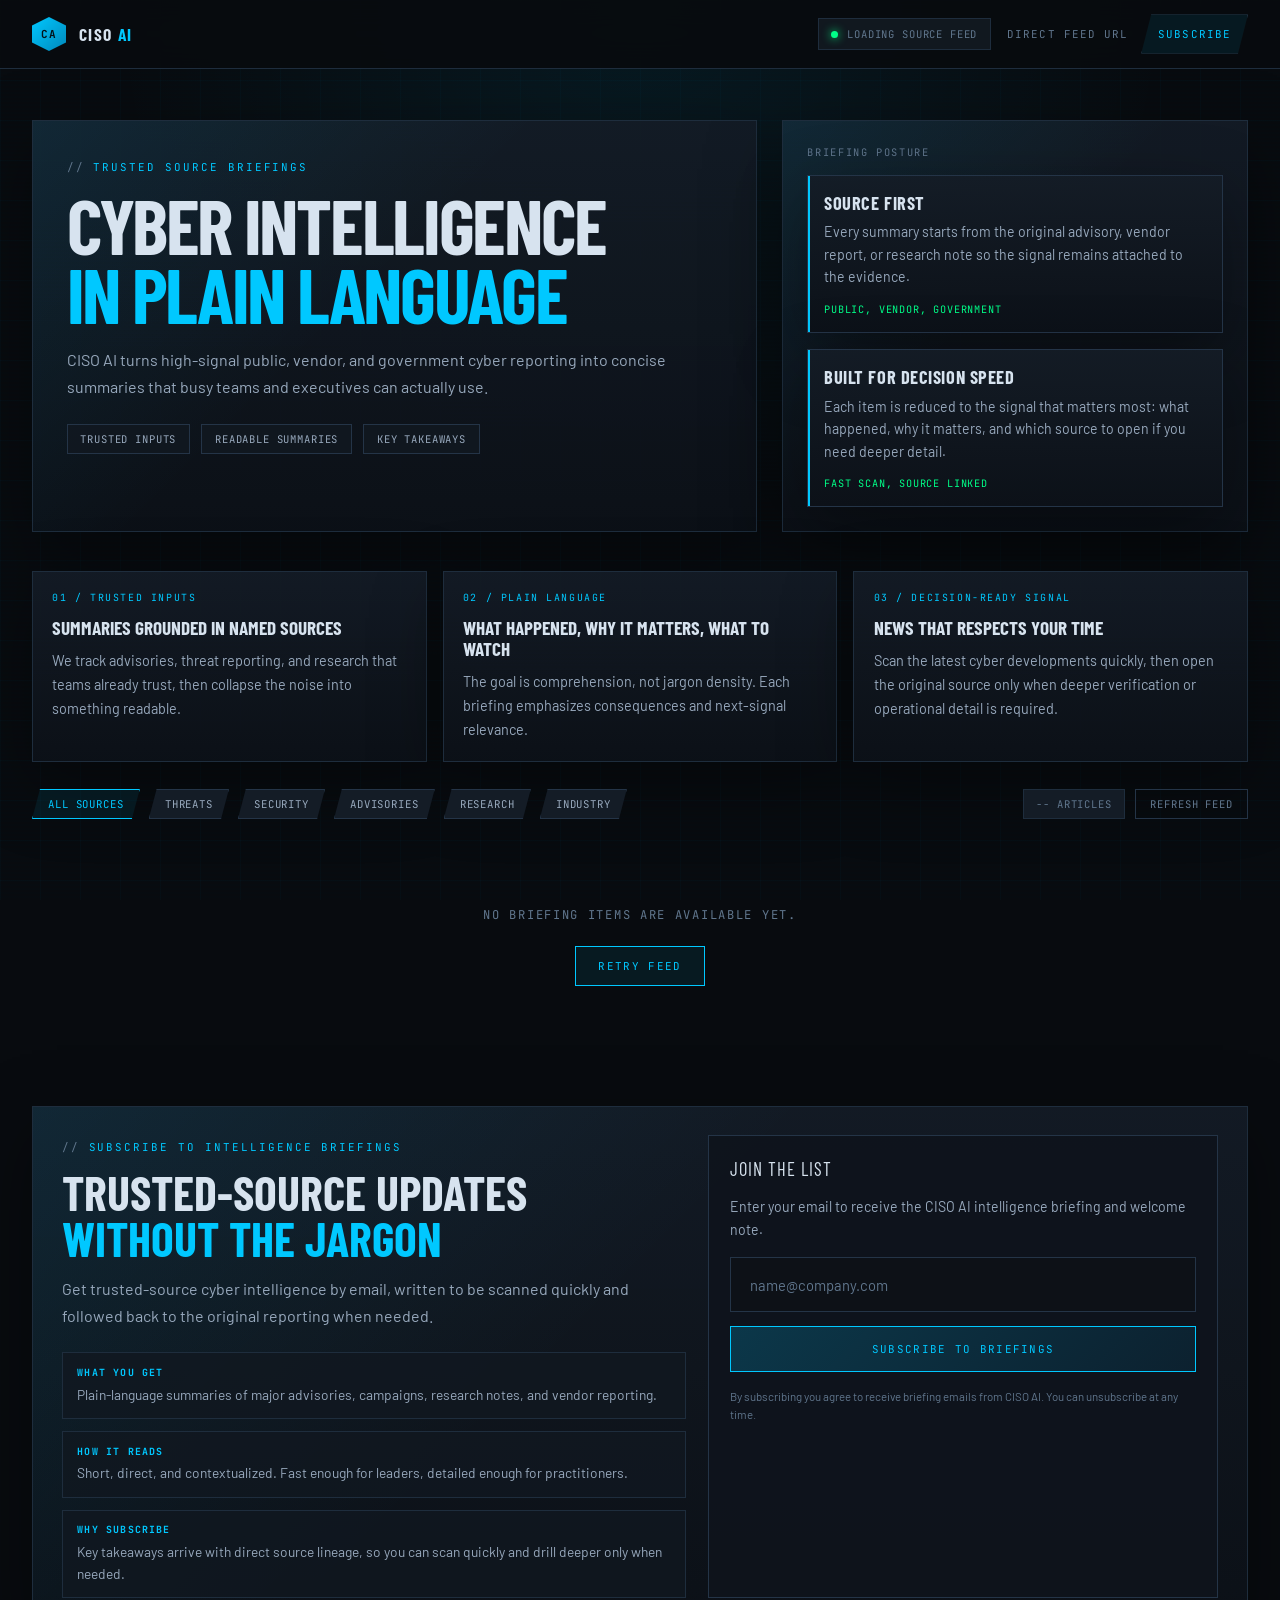
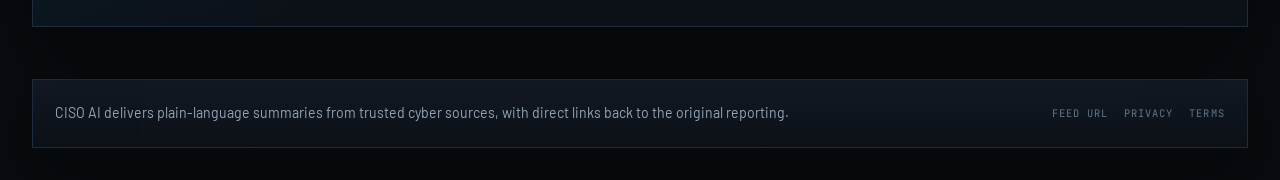
<file: index.html>
﻿<!DOCTYPE html>
<html lang="en" prefix="og: https://ogp.me/ns#">
<head>
  <meta charset="UTF-8">
  <meta name="viewport" content="width=device-width, initial-scale=1.0">
  <title>CISO AI | Plain-language Cyber Intelligence From Trusted Sources</title>
  <meta name="description" content="CISO AI delivers plain-language cyber intelligence briefings from trusted public, vendor, and government sources. Fast summaries, key takeaways, and source-linked updates for busy teams and executives.">
  <meta name="keywords" content="cyber intelligence briefings, trusted cybersecurity sources, plain-language security news, cyber advisory summaries, vendor threat intelligence summary, CISO AI">
  <meta name="author" content="CISO AI">
  <meta name="robots" content="index, follow, max-snippet:-1, max-image-preview:large, max-video-preview:-1">
  <link rel="canonical" href="https://cisoai.au/">

  <meta property="og:type" content="website">
  <meta property="og:site_name" content="CISO AI">
  <meta property="og:title" content="CISO AI | Plain-language Cyber Intelligence From Trusted Sources">
  <meta property="og:description" content="Trusted-source cyber intelligence, rewritten in plain language so teams and executives can act quickly.">
  <meta property="og:url" content="https://cisoai.au/">
  <meta property="og:image" content="https://cisoai.au/intel/og-image.png?v=20260313">
  <meta property="og:image:type" content="image/png">
  <meta property="og:image:width" content="1200">
  <meta property="og:image:height" content="630">
  <meta property="og:image:alt" content="CISO AI cyber intelligence briefings homepage">
  <meta property="og:locale" content="en_AU">

  <meta name="twitter:card" content="summary_large_image">
  <meta name="twitter:site" content="@cisoai">
  <meta name="twitter:creator" content="@cisoai">
  <meta name="twitter:title" content="CISO AI | Plain-language Cyber Intelligence From Trusted Sources">
  <meta name="twitter:description" content="Cyber intelligence briefings from trusted sources, distilled into fast and readable summaries.">
  <meta name="twitter:image" content="https://cisoai.au/intel/og-image.png?v=20260313">
  <meta name="twitter:image:alt" content="CISO AI cyber intelligence briefings homepage">

  <meta name="theme-color" content="#080b0f">
  <meta name="application-name" content="CISO AI">
  <meta name="apple-mobile-web-app-title" content="CISO AI">
  <link rel="icon" type="image/svg+xml" href="/favicon.svg">

  <script type="application/ld+json">
  {
    "@context": "https://schema.org",
    "@graph": [
      {
        "@type": "Organization",
        "@id": "https://cisoai.au/#org",
        "name": "CISO AI",
        "url": "https://cisoai.au/",
        "logo": {
          "@type": "ImageObject",
          "url": "https://cisoai.au/intel/og-image.png?v=20260313"
        },
        "description": "Plain-language cyber intelligence briefings built from trusted public, vendor, and government sources."
      },
      {
        "@type": "WebSite",
        "@id": "https://cisoai.au/#website",
        "url": "https://cisoai.au/",
        "name": "CISO AI",
        "publisher": {
          "@id": "https://cisoai.au/#org"
        },
        "description": "Trusted-source cyber intelligence summaries in plain language."
      },
      {
        "@type": "CollectionPage",
        "@id": "https://cisoai.au/#briefings",
        "url": "https://cisoai.au/",
        "name": "CISO AI Cyber Intelligence Briefings",
        "isPartOf": {
          "@id": "https://cisoai.au/#website"
        },
        "about": [
          "Cybersecurity",
          "Threat intelligence",
          "Security advisories"
        ],
        "description": "A briefing-driven homepage that summarizes trusted cyber sources in plain language."
      }
    ]
  }
  </script>

  <link rel="preconnect" href="https://fonts.googleapis.com">
  <link rel="preconnect" href="https://fonts.gstatic.com" crossorigin>
  <link href="https://fonts.googleapis.com/css2?family=JetBrains+Mono:wght@400;500;700&family=Barlow+Condensed:wght@400;600;700;800&family=Barlow:wght@300;400;500;600&display=swap" rel="stylesheet">
  <link rel="stylesheet" href="/intel/news-experience.css?v=20260313">
</head>
<body>
  <div class="site-shell">
    <header class="topbar">
      <div class="topbar-inner">
        <a href="/" class="logo" aria-label="CISO AI homepage">
          <div class="logo-mark">CA</div>
          <div class="logo-text">CISO <span>AI</span></div>
        </a>
        <div class="topbar-right">
          <div class="status-pill">
            <span class="status-dot" aria-hidden="true"></span>
            <span id="lastUpdated">Loading source feed</span>
          </div>
          <nav class="nav-actions" aria-label="Primary">
            <a class="nav-link" href="/intel/news.html">Direct feed URL</a>
            <a class="nav-cta" href="#briefing-signup">Subscribe</a>
          </nav>
        </div>
      </div>
    </header>

    <section class="hero">
      <div class="hero-grid">
        <div class="hero-copy reveal">
          <div class="eyebrow">Trusted source briefings</div>
          <h1 class="hero-title">
            Cyber intelligence
            <em>in plain language</em>
          </h1>
          <p class="hero-desc">
            CISO AI turns high-signal public, vendor, and government cyber reporting into concise summaries that busy teams and executives can actually use.
          </p>
          <div class="hero-microcopy">
            <div class="micro-pill">Trusted inputs</div>
            <div class="micro-pill">Readable summaries</div>
            <div class="micro-pill">Key takeaways</div>
          </div>
        </div>

        <aside class="hero-panel reveal" aria-label="Briefing principles">
          <div class="panel-label">Briefing posture</div>
          <div class="signal-card">
            <h2>Source first</h2>
            <p>Every summary starts from the original advisory, vendor report, or research note so the signal remains attached to the evidence.</p>
            <div class="signal-meta">Public, vendor, government</div>
          </div>
          <div class="signal-card">
            <h2>Built for decision speed</h2>
            <p>Each item is reduced to the signal that matters most: what happened, why it matters, and which source to open if you need deeper detail.</p>
            <div class="signal-meta">Fast scan, source linked</div>
          </div>
        </aside>
      </div>
    </section>

    <section class="mission-strip">
      <div class="mission-grid">
        <article class="mission-card reveal">
          <div class="mission-kicker">01 / Trusted inputs</div>
          <h3>Summaries grounded in named sources</h3>
          <p>We track advisories, threat reporting, and research that teams already trust, then collapse the noise into something readable.</p>
        </article>
        <article class="mission-card reveal">
          <div class="mission-kicker">02 / Plain language</div>
          <h3>What happened, why it matters, what to watch</h3>
          <p>The goal is comprehension, not jargon density. Each briefing emphasizes consequences and next-signal relevance.</p>
        </article>
        <article class="mission-card reveal">
          <div class="mission-kicker">03 / Decision-ready signal</div>
          <h3>News that respects your time</h3>
          <p>Scan the latest cyber developments quickly, then open the original source only when deeper verification or operational detail is required.</p>
        </article>
      </div>
    </section>

    <div class="controls reveal">
      <button class="filter-btn active" data-filter="all" type="button">All Sources</button>
      <button class="filter-btn" data-filter="Threat Intelligence" type="button">Threats</button>
      <button class="filter-btn" data-filter="Security News" type="button">Security</button>
      <button class="filter-btn" data-filter="Government Advisory" type="button">Advisories</button>
      <button class="filter-btn" data-filter="Cybersecurity Research" type="button">Research</button>
      <button class="filter-btn" data-filter="Industry News" type="button">Industry</button>
      <div class="controls-right">
        <span class="article-count" id="articleCount">-- articles</span>
        <button class="refresh-btn" id="refreshBtn" type="button">Refresh feed</button>
      </div>
    </div>

    <main class="main">
      <div id="loadingState" class="loading">
        <div class="loading-bar"></div>
        <div class="loading-text">Fetching trusted-source intelligence</div>
      </div>

      <div id="emptyState" class="empty-state" style="display:none;">
        <p>No briefing items are available yet.</p>
        <button class="trigger-btn" id="retryLoad" type="button">Retry feed</button>
      </div>

      <div id="newsContent" style="display:none;">
        <div class="news-layout" id="topLayout"></div>
        <div class="grid-label reveal">Latest intelligence</div>
        <div class="articles-grid" id="articlesGrid"></div>
      </div>
    </main>

    <section class="subscription-section" id="briefing-signup">
      <div class="subscription-card reveal">
        <div class="subscription-copy">
          <div class="eyebrow">Subscribe to intelligence briefings</div>
          <h2>
            Trusted-source updates
            <span>without the jargon</span>
          </h2>
          <p>Get trusted-source cyber intelligence by email, written to be scanned quickly and followed back to the original reporting when needed.</p>
          <div class="subscription-points">
            <div class="subscription-point">
              <strong>What you get</strong>
              <p>Plain-language summaries of major advisories, campaigns, research notes, and vendor reporting.</p>
            </div>
            <div class="subscription-point">
              <strong>How it reads</strong>
              <p>Short, direct, and contextualized. Fast enough for leaders, detailed enough for practitioners.</p>
            </div>
            <div class="subscription-point">
              <strong>Why subscribe</strong>
              <p>Key takeaways arrive with direct source lineage, so you can scan quickly and drill deeper only when needed.</p>
            </div>
          </div>
        </div>

        <div class="briefing-form-shell">
          <div class="form-heading">Join the list</div>
          <div class="form-subheading">Enter your email to receive the CISO AI intelligence briefing and welcome note.</div>
          <form class="briefing-form" id="briefingForm">
            <div class="input-shell">
              <input class="briefing-input" id="briefingEmail" type="email" placeholder="name@company.com" autocomplete="email" required>
            </div>
            <button class="briefing-submit" id="briefingSubmit" type="submit">Subscribe to briefings</button>
          </form>
          <p class="form-note">By subscribing you agree to receive briefing emails from CISO AI. You can unsubscribe at any time.</p>
        </div>
      </div>
    </section>

    <footer class="footer">
      <div class="footer-card">
        <p class="footer-copy">CISO AI delivers plain-language summaries from trusted cyber sources, with direct links back to the original reporting.</p>
        <div class="footer-links">
          <a class="footer-link" href="/intel/news.html">Feed URL</a>
          <a class="footer-link" href="/privacy.html">Privacy</a>
          <a class="footer-link" href="/terms.html">Terms</a>
        </div>
      </div>
    </footer>
  </div>

  <div class="modal-overlay" id="modalOverlay" aria-hidden="true">
    <div class="modal" id="modalContent">
      <button class="modal-close" id="modalClose" type="button">Close</button>
      <div class="card-category" id="modalCategory"></div>
      <h2 id="modalTitle"></h2>
      <div class="card-source" id="modalSource"></div>
      <div class="key-takeaway" id="modalTakeaway" style="display:none;">
        <strong>Key Takeaway</strong>
        <span id="modalTakeawayText"></span>
      </div>
      <div class="modal-body" id="modalBody"></div>
      <div class="card-tags" id="modalTags"></div>
      <div class="modal-footer">
        <a href="#" id="modalSourceLink" class="modal-source-link" target="_blank" rel="noopener">Read original source -&gt;</a>
        <span class="card-date" id="modalDate"></span>
      </div>
    </div>
  </div>

  <div class="toast" id="toast" role="status" aria-live="polite">
    <span class="toast-label">Transmission status</span>
    <div class="toast-message" id="toastMessage">Ready.</div>
  </div>

  <script src="/intel/news-experience.js?v=20260313"></script>
  <script src="https://events-worker.nick-598.workers.dev/tracking.js" data-key="pub_4273db5dc845b0da08a28052205c929cf616a427c108ce0146d0fe26e11d2d7a" defer></script>
</body>
</html>
</file>
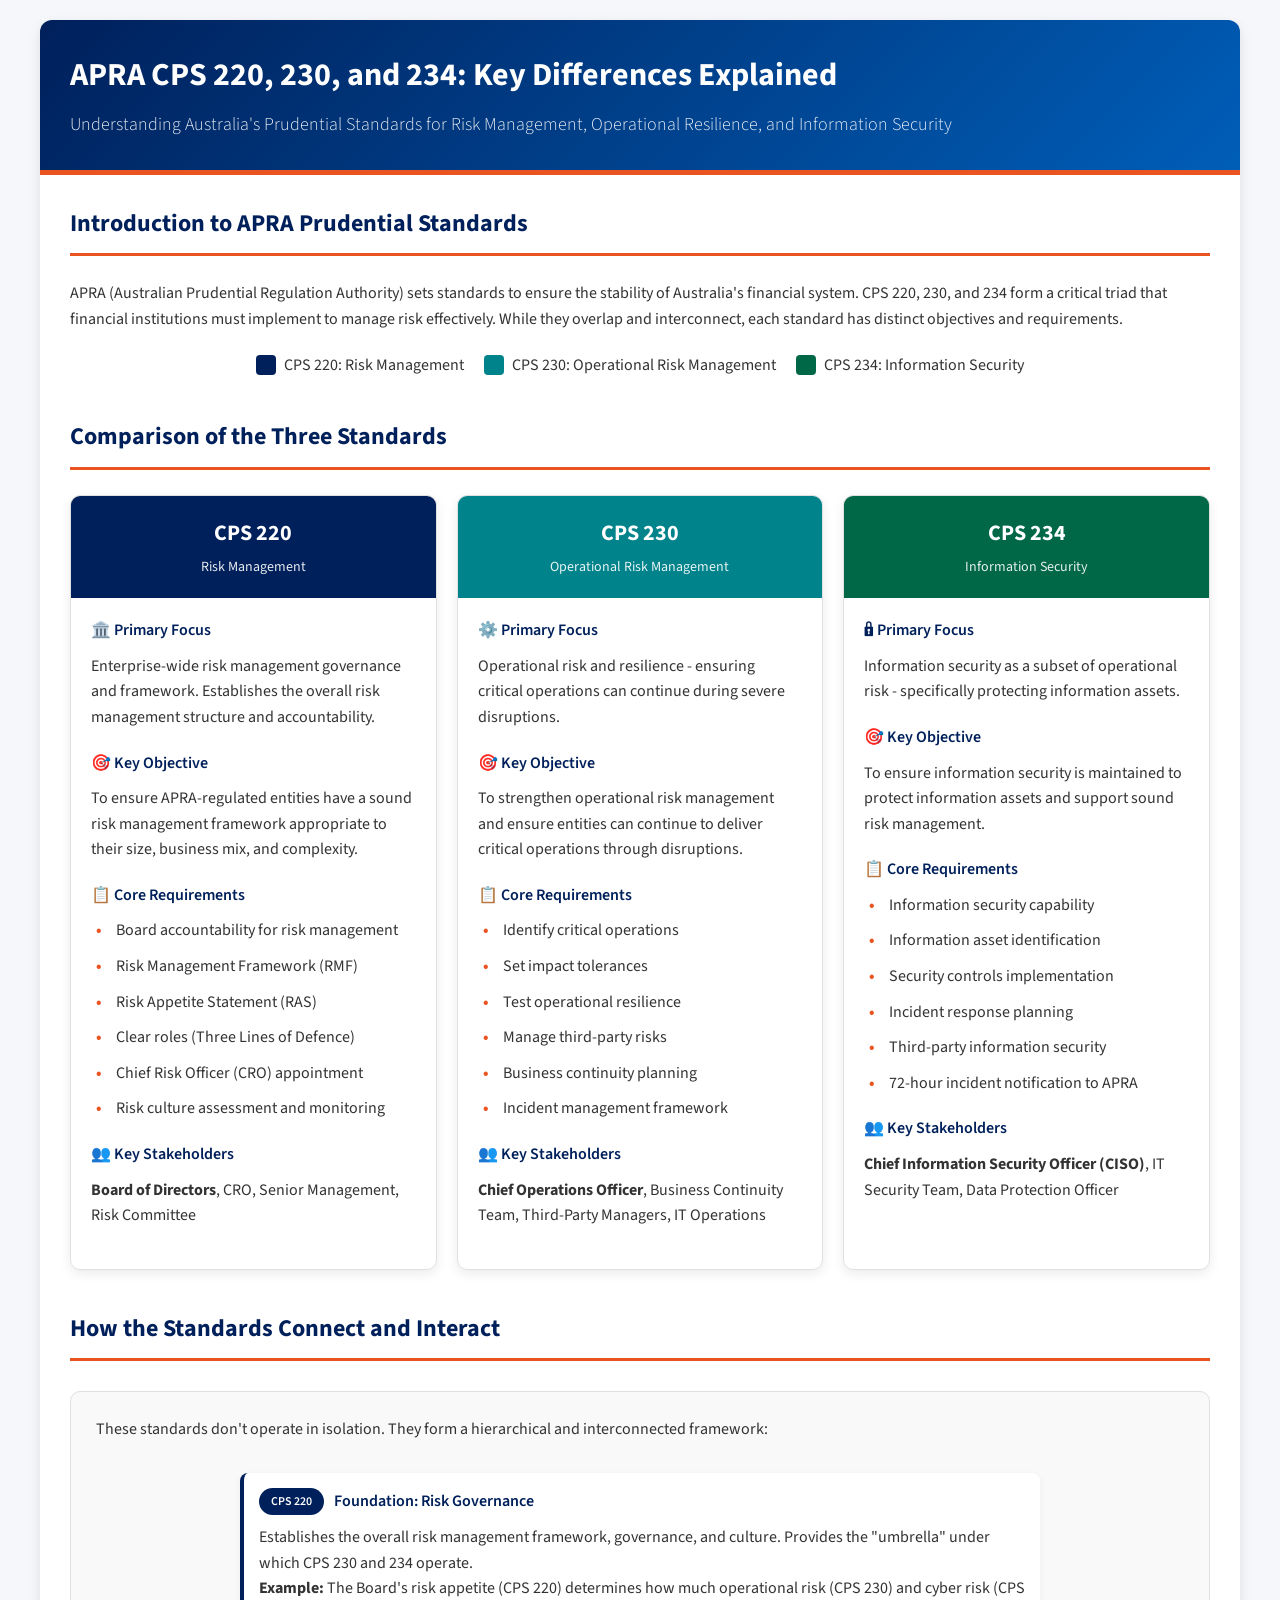
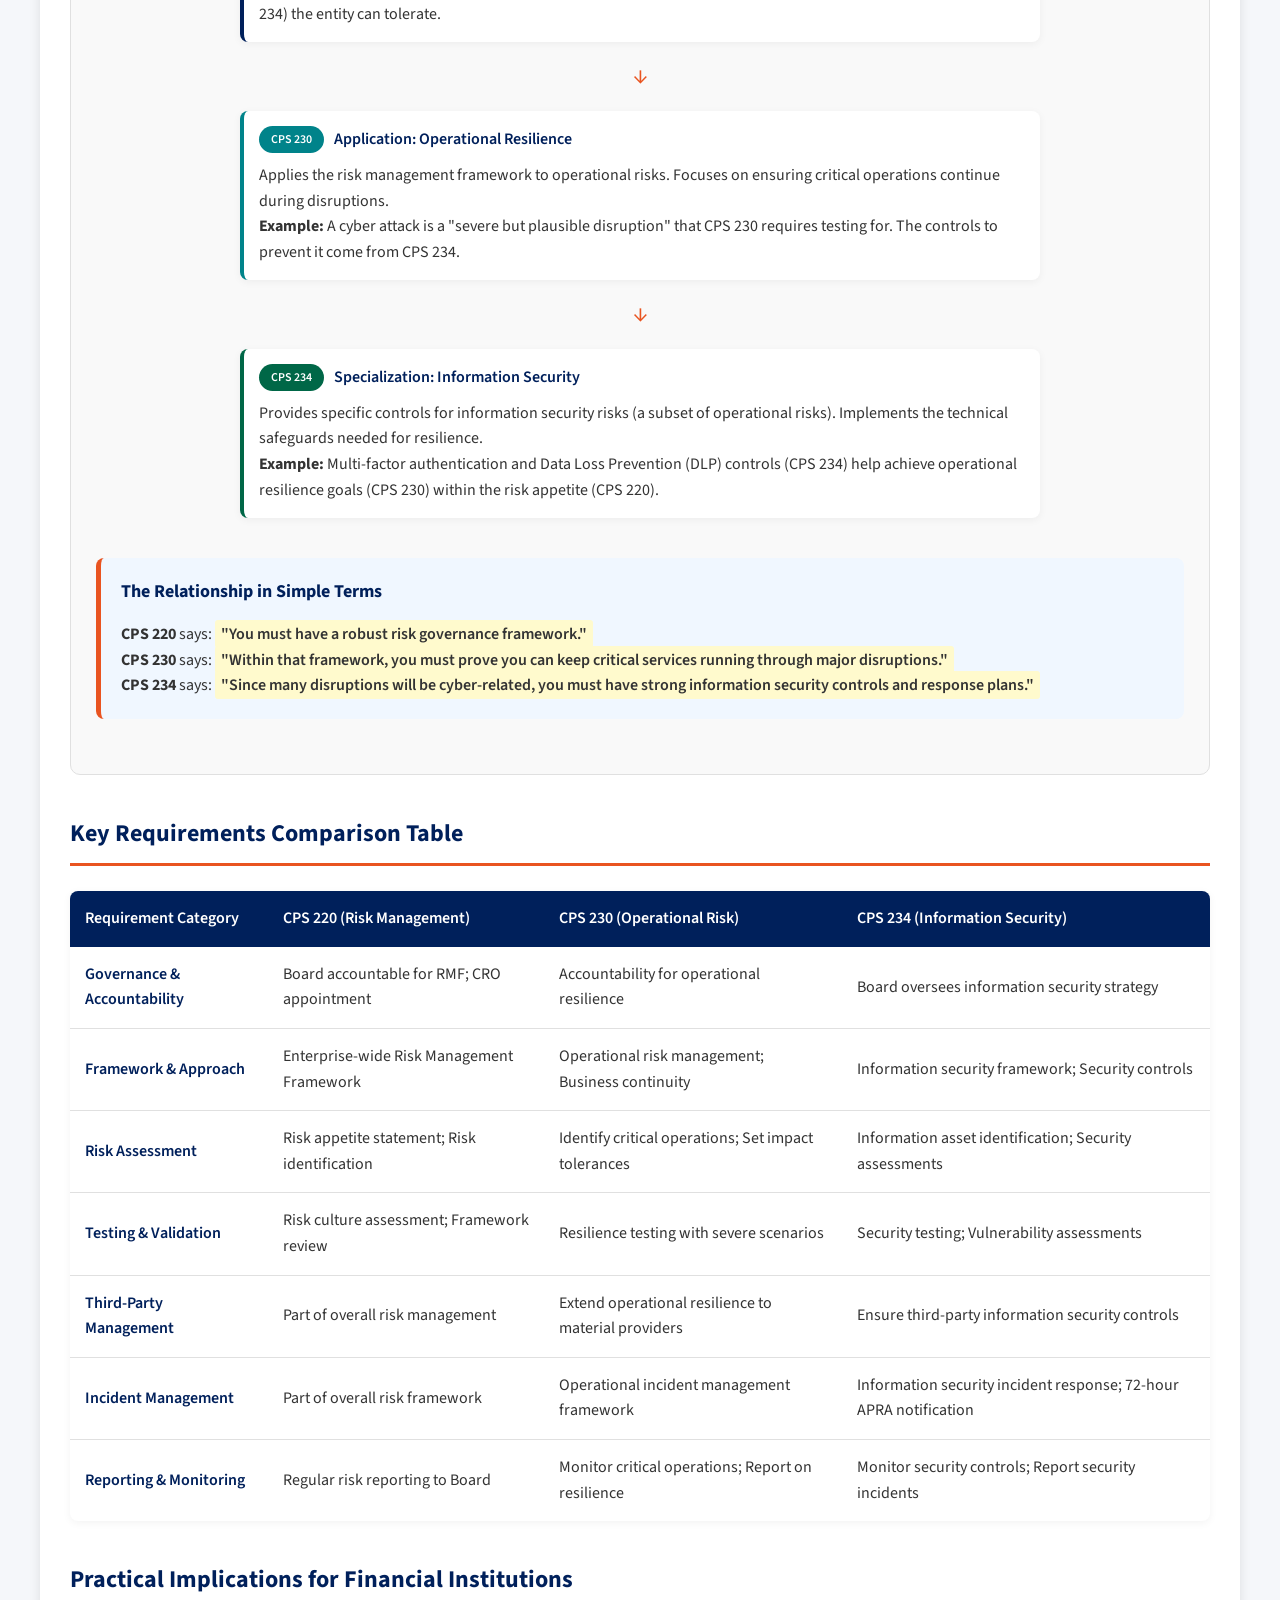
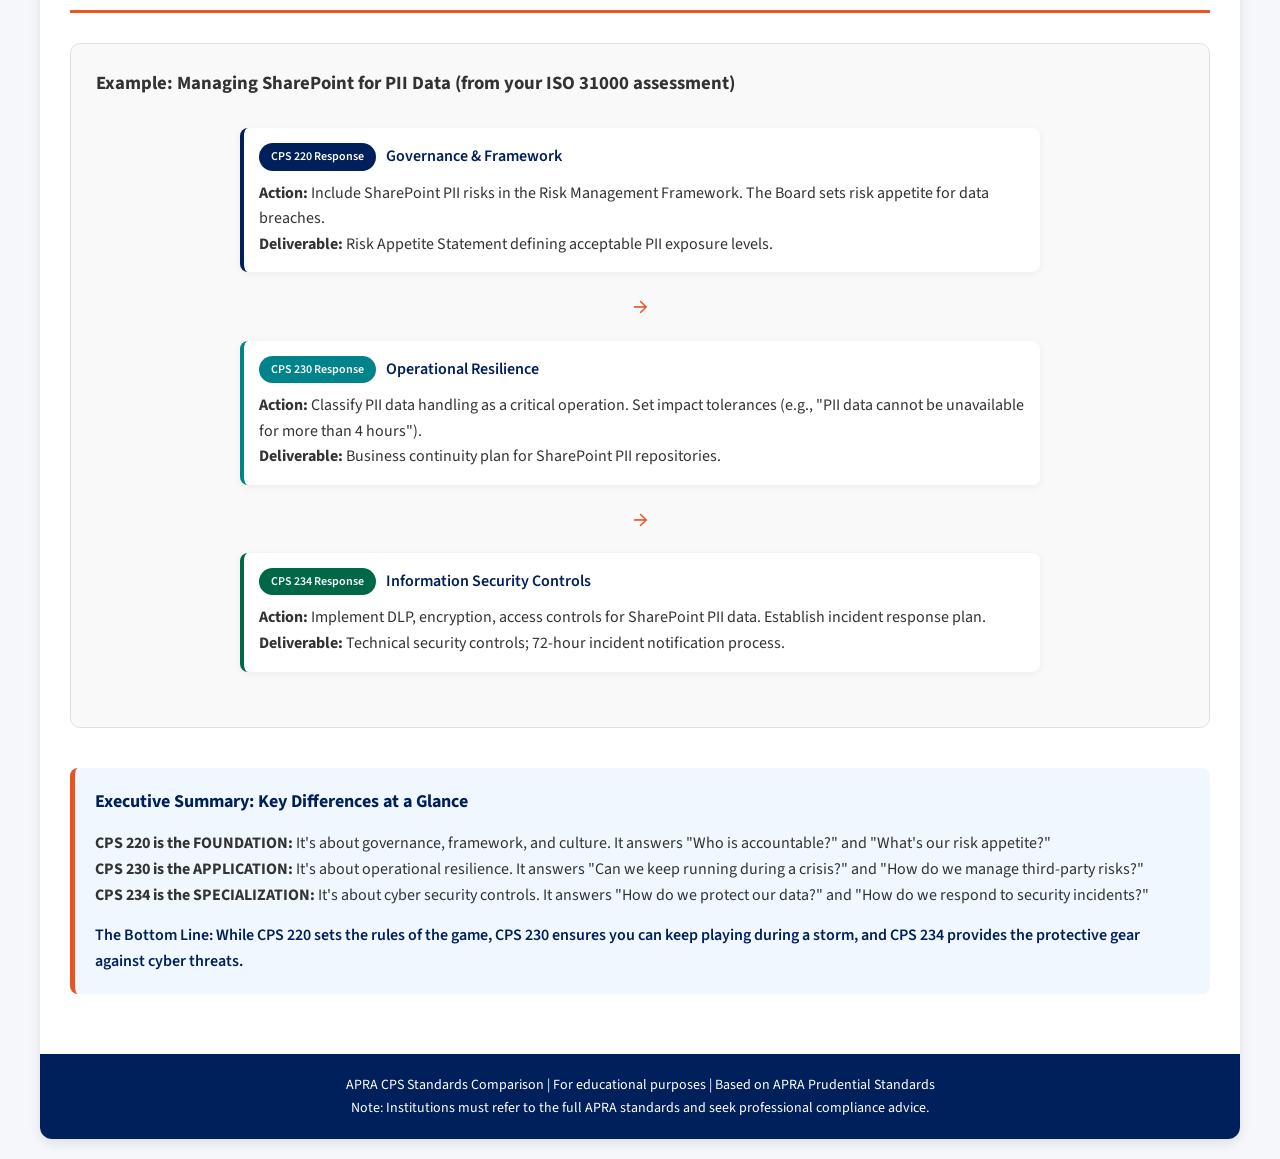
<file: APRA-CPS.html>
<!DOCTYPE html>
<html lang="en">
<head>
    <!-- Google Tag Manager -->
    <script>(function(w,d,s,l,i){w[l]=w[l]||[];w[l].push({'gtm.start':
    new Date().getTime(),event:'gtm.js'});var f=d.getElementsByTagName(s)[0],
    j=d.createElement(s),dl=l!='dataLayer'?'&l='+l:'';j.async=true;j.src=
    'https://www.googletagmanager.com/gtm.js?id='+i+dl;f.parentNode.insertBefore(j,f);
    })(window,document,'script','dataLayer','GTM-NR3JRBT9');</script>
    <!-- End Google Tag Manager -->
    <meta charset="UTF-8">
  <meta name="robots" content="index, follow">
  <link rel="canonical" href="https://cisoai.au/APRA-CPS.html">

    <meta name="viewport" content="width=device-width, initial-scale=1.0">
    <title>APRA CPS 220, 230, 234: Key Differences Explained</title>
    <link href="https://fonts.googleapis.com/css2?family=Roboto:wght@300;400;500;600;700&family=Source+Sans+Pro:wght@400;600;700&display=swap" rel="stylesheet">
    <style>
        * {
            margin: 0;
            padding: 0;
            box-sizing: border-box;
        }
        
        body {
            font-family: 'Source Sans Pro', 'Roboto', sans-serif;
            line-height: 1.6;
            color: #333;
            background-color: #f5f7fa;
            padding: 20px;
        }
        
        .container {
            max-width: 1200px;
            margin: 0 auto;
            background-color: #fff;
            border-radius: 12px;
            box-shadow: 0 4px 12px rgba(0, 0, 0, 0.1);
            overflow: hidden;
        }
        
        /* Header */
        .header {
            background: linear-gradient(135deg, #00205B 0%, #005EB8 100%);
            color: white;
            padding: 30px;
            border-bottom: 5px solid #e95420;
        }
        
        .header h1 {
            font-size: 32px;
            font-weight: 700;
            margin-bottom: 10px;
        }
        
        .header-subtitle {
            font-size: 18px;
            opacity: 0.9;
            font-weight: 300;
        }
        
        /* Content Sections */
        .content {
            padding: 30px;
        }
        
        .section {
            margin-bottom: 40px;
        }
        
        .section-title {
            color: #00205B;
            font-size: 24px;
            font-weight: 700;
            margin-bottom: 25px;
            padding-bottom: 10px;
            border-bottom: 3px solid #e95420;
        }
        
        /* Standards Comparison Grid */
        .standards-grid {
            display: grid;
            grid-template-columns: repeat(3, 1fr);
            gap: 20px;
            margin-bottom: 40px;
        }
        
        @media (max-width: 900px) {
            .standards-grid {
                grid-template-columns: 1fr;
            }
        }
        
        .standard-card {
            border-radius: 10px;
            overflow: hidden;
            box-shadow: 0 4px 12px rgba(0, 0, 0, 0.08);
            border: 1px solid #e0e0e0;
            transition: transform 0.3s, box-shadow 0.3s;
            height: 100%;
        }
        
        .standard-card:hover {
            transform: translateY(-5px);
            box-shadow: 0 8px 20px rgba(0, 0, 0, 0.12);
        }
        
        .card-header {
            color: white;
            padding: 20px;
            text-align: center;
        }
        
        .card-header.cps220 {
            background-color: #00205B;
        }
        
        .card-header.cps230 {
            background-color: #00838A;
        }
        
        .card-header.cps234 {
            background-color: #006747;
        }
        
        .card-title {
            font-size: 22px;
            font-weight: 700;
            margin-bottom: 5px;
        }
        
        .card-subtitle {
            font-size: 14px;
            opacity: 0.9;
        }
        
        .card-body {
            padding: 20px;
        }
        
        .card-section {
            margin-bottom: 20px;
        }
        
        .card-section-title {
            color: #00205B;
            font-weight: 600;
            font-size: 16px;
            margin-bottom: 10px;
            display: flex;
            align-items: center;
        }
        
        .card-section-title i {
            margin-right: 8px;
            font-size: 18px;
        }
        
        .key-points {
            list-style-type: none;
            padding-left: 5px;
        }
        
        .key-points li {
            margin-bottom: 10px;
            padding-left: 20px;
            position: relative;
        }
        
        .key-points li:before {
            content: "•";
            color: #e95420;
            font-weight: bold;
            position: absolute;
            left: 0;
        }
        
        /* How They Connect Section */
        .connection-diagram {
            background-color: #f9f9f9;
            border-radius: 10px;
            padding: 25px;
            margin: 30px 0;
            border: 1px solid #e0e0e0;
        }
        
        .connection-steps {
            display: flex;
            flex-direction: column;
            align-items: center;
            margin: 20px 0;
        }
        
        .step {
            background-color: white;
            border-radius: 8px;
            padding: 15px;
            margin: 10px 0;
            width: 100%;
            max-width: 800px;
            box-shadow: 0 2px 8px rgba(0, 0, 0, 0.05);
            border-left: 4px solid;
        }
        
        .step-220 { border-left-color: #00205B; }
        .step-230 { border-left-color: #00838A; }
        .step-234 { border-left-color: #006747; }
        
        .step-header {
            display: flex;
            align-items: center;
            margin-bottom: 10px;
        }
        
        .step-badge {
            display: inline-block;
            background-color: #00205B;
            color: white;
            padding: 4px 12px;
            border-radius: 20px;
            font-size: 12px;
            font-weight: 600;
            margin-right: 10px;
        }
        
        .step-220 .step-badge { background-color: #00205B; }
        .step-230 .step-badge { background-color: #00838A; }
        .step-234 .step-badge { background-color: #006747; }
        
        .step-title {
            font-weight: 600;
            color: #00205B;
        }
        
        .step-arrow {
            font-size: 24px;
            color: #e95420;
            text-align: center;
            margin: 5px 0;
        }
        
        /* Key Requirements Table */
        .requirements-table {
            width: 100%;
            border-collapse: collapse;
            margin: 20px 0;
            background-color: white;
            border-radius: 8px;
            overflow: hidden;
            box-shadow: 0 2px 8px rgba(0, 0, 0, 0.05);
        }
        
        .requirements-table th {
            background-color: #00205B;
            color: white;
            font-weight: 600;
            text-align: left;
            padding: 15px;
        }
        
        .requirements-table td {
            padding: 15px;
            border-bottom: 1px solid #e0e0e0;
        }
        
        .requirements-table tr:last-child td {
            border-bottom: none;
        }
        
        .requirements-table tr:hover {
            background-color: #f5f7fa;
        }
        
        .req-category {
            font-weight: 600;
            color: #00205B;
        }
        
        /* Footer */
        .footer {
            background-color: #00205B;
            color: white;
            padding: 20px;
            text-align: center;
            font-size: 14px;
        }
        
        .summary-box {
            background-color: #f0f7ff;
            border-radius: 8px;
            padding: 20px;
            margin: 30px 0;
            border-left: 5px solid #e95420;
        }
        
        .summary-title {
            font-weight: 700;
            font-size: 18px;
            color: #00205B;
            margin-bottom: 15px;
        }
        
        .highlight {
            background-color: #fffacd;
            padding: 3px 6px;
            border-radius: 3px;
            font-weight: 600;
        }
        
        .color-code {
            display: flex;
            justify-content: center;
            gap: 20px;
            margin: 20px 0;
            flex-wrap: wrap;
        }
        
        .color-item {
            display: flex;
            align-items: center;
        }
        
        .color-swatch {
            width: 20px;
            height: 20px;
            border-radius: 4px;
            margin-right: 8px;
        }
        
        .swatch-220 { background-color: #00205B; }
        .swatch-230 { background-color: #00838A; }
        .swatch-234 { background-color: #006747; }
    </style>
</head>
<body>
    <!-- Google Tag Manager (noscript) -->
    <noscript><iframe src="https://www.googletagmanager.com/ns.html?id=GTM-NR3JRBT9"
    height="0" width="0" style="display:none;visibility:hidden"></iframe></noscript>
    <!-- End Google Tag Manager (noscript) -->
    <div class="container">
        <!-- Header -->
        <div class="header">
            <h1>APRA CPS 220, 230, and 234: Key Differences Explained</h1>
            <div class="header-subtitle">Understanding Australia's Prudential Standards for Risk Management, Operational Resilience, and Information Security</div>
        </div>
        
        <!-- Content -->
        <div class="content">
            <!-- Introduction -->
            <div class="section">
                <h2 class="section-title">Introduction to APRA Prudential Standards</h2>
                <p>APRA (Australian Prudential Regulation Authority) sets standards to ensure the stability of Australia's financial system. CPS 220, 230, and 234 form a critical triad that financial institutions must implement to manage risk effectively. While they overlap and interconnect, each standard has distinct objectives and requirements.</p>
                
                <div class="color-code">
                    <div class="color-item">
                        <div class="color-swatch swatch-220"></div>
                        <span>CPS 220: Risk Management</span>
                    </div>
                    <div class="color-item">
                        <div class="color-swatch swatch-230"></div>
                        <span>CPS 230: Operational Risk Management</span>
                    </div>
                    <div class="color-item">
                        <div class="color-swatch swatch-234"></div>
                        <span>CPS 234: Information Security</span>
                    </div>
                </div>
            </div>
            
            <!-- Standards Comparison Grid -->
            <div class="section">
                <h2 class="section-title">Comparison of the Three Standards</h2>
                
                <div class="standards-grid">
                    <!-- CPS 220 Card -->
                    <div class="standard-card">
                        <div class="card-header cps220">
                            <div class="card-title">CPS 220</div>
                            <div class="card-subtitle">Risk Management</div>
                        </div>
                        <div class="card-body">
                            <div class="card-section">
                                <div class="card-section-title">🏛️ Primary Focus</div>
                                <p>Enterprise-wide risk management governance and framework. Establishes the overall risk management structure and accountability.</p>
                            </div>
                            
                            <div class="card-section">
                                <div class="card-section-title">🎯 Key Objective</div>
                                <p>To ensure APRA-regulated entities have a sound risk management framework appropriate to their size, business mix, and complexity.</p>
                            </div>
                            
                            <div class="card-section">
                                <div class="card-section-title">📋 Core Requirements</div>
                                <ul class="key-points">
                                    <li>Board accountability for risk management</li>
                                    <li>Risk Management Framework (RMF)</li>
                                    <li>Risk Appetite Statement (RAS)</li>
                                    <li>Clear roles (Three Lines of Defence)</li>
                                    <li>Chief Risk Officer (CRO) appointment</li>
                                    <li>Risk culture assessment and monitoring</li>
                                </ul>
                            </div>
                            
                            <div class="card-section">
                                <div class="card-section-title">👥 Key Stakeholders</div>
                                <p><strong>Board of Directors</strong>, CRO, Senior Management, Risk Committee</p>
                            </div>
                        </div>
                    </div>
                    
                    <!-- CPS 230 Card -->
                    <div class="standard-card">
                        <div class="card-header cps230">
                            <div class="card-title">CPS 230</div>
                            <div class="card-subtitle">Operational Risk Management</div>
                        </div>
                        <div class="card-body">
                            <div class="card-section">
                                <div class="card-section-title">⚙️ Primary Focus</div>
                                <p>Operational risk and resilience - ensuring critical operations can continue during severe disruptions.</p>
                            </div>
                            
                            <div class="card-section">
                                <div class="card-section-title">🎯 Key Objective</div>
                                <p>To strengthen operational risk management and ensure entities can continue to deliver critical operations through disruptions.</p>
                            </div>
                            
                            <div class="card-section">
                                <div class="card-section-title">📋 Core Requirements</div>
                                <ul class="key-points">
                                    <li>Identify critical operations</li>
                                    <li>Set impact tolerances</li>
                                    <li>Test operational resilience</li>
                                    <li>Manage third-party risks</li>
                                    <li>Business continuity planning</li>
                                    <li>Incident management framework</li>
                                </ul>
                            </div>
                            
                            <div class="card-section">
                                <div class="card-section-title">👥 Key Stakeholders</div>
                                <p><strong>Chief Operations Officer</strong>, Business Continuity Team, Third-Party Managers, IT Operations</p>
                            </div>
                        </div>
                    </div>
                    
                    <!-- CPS 234 Card -->
                    <div class="standard-card">
                        <div class="card-header cps234">
                            <div class="card-title">CPS 234</div>
                            <div class="card-subtitle">Information Security</div>
                        </div>
                        <div class="card-body">
                            <div class="card-section">
                                <div class="card-section-title">🔒 Primary Focus</div>
                                <p>Information security as a subset of operational risk - specifically protecting information assets.</p>
                            </div>
                            
                            <div class="card-section">
                                <div class="card-section-title">🎯 Key Objective</div>
                                <p>To ensure information security is maintained to protect information assets and support sound risk management.</p>
                            </div>
                            
                            <div class="card-section">
                                <div class="card-section-title">📋 Core Requirements</div>
                                <ul class="key-points">
                                    <li>Information security capability</li>
                                    <li>Information asset identification</li>
                                    <li>Security controls implementation</li>
                                    <li>Incident response planning</li>
                                    <li>Third-party information security</li>
                                    <li>72-hour incident notification to APRA</li>
                                </ul>
                            </div>
                            
                            <div class="card-section">
                                <div class="card-section-title">👥 Key Stakeholders</div>
                                <p><strong>Chief Information Security Officer (CISO)</strong>, IT Security Team, Data Protection Officer</p>
                            </div>
                        </div>
                    </div>
                </div>
            </div>
            
            <!-- How They Connect -->
            <div class="section">
                <h2 class="section-title">How the Standards Connect and Interact</h2>
                
                <div class="connection-diagram">
                    <p>These standards don't operate in isolation. They form a hierarchical and interconnected framework:</p>
                    
                    <div class="connection-steps">
                        <div class="step step-220">
                            <div class="step-header">
                                <span class="step-badge">CPS 220</span>
                                <span class="step-title">Foundation: Risk Governance</span>
                            </div>
                            <p>Establishes the overall risk management framework, governance, and culture. Provides the "umbrella" under which CPS 230 and 234 operate.</p>
                            <p><strong>Example:</strong> The Board's risk appetite (CPS 220) determines how much operational risk (CPS 230) and cyber risk (CPS 234) the entity can tolerate.</p>
                        </div>
                        
                        <div class="step-arrow">↓</div>
                        
                        <div class="step step-230">
                            <div class="step-header">
                                <span class="step-badge">CPS 230</span>
                                <span class="step-title">Application: Operational Resilience</span>
                            </div>
                            <p>Applies the risk management framework to operational risks. Focuses on ensuring critical operations continue during disruptions.</p>
                            <p><strong>Example:</strong> A cyber attack is a "severe but plausible disruption" that CPS 230 requires testing for. The controls to prevent it come from CPS 234.</p>
                        </div>
                        
                        <div class="step-arrow">↓</div>
                        
                        <div class="step step-234">
                            <div class="step-header">
                                <span class="step-badge">CPS 234</span>
                                <span class="step-title">Specialization: Information Security</span>
                            </div>
                            <p>Provides specific controls for information security risks (a subset of operational risks). Implements the technical safeguards needed for resilience.</p>
                            <p><strong>Example:</strong> Multi-factor authentication and Data Loss Prevention (DLP) controls (CPS 234) help achieve operational resilience goals (CPS 230) within the risk appetite (CPS 220).</p>
                        </div>
                    </div>
                    
                    <div class="summary-box">
                        <div class="summary-title">The Relationship in Simple Terms</div>
                        <p><strong>CPS 220</strong> says: <span class="highlight">"You must have a robust risk governance framework."</span></p>
                        <p><strong>CPS 230</strong> says: <span class="highlight">"Within that framework, you must prove you can keep critical services running through major disruptions."</span></p>
                        <p><strong>CPS 234</strong> says: <span class="highlight">"Since many disruptions will be cyber-related, you must have strong information security controls and response plans."</span></p>
                    </div>
                </div>
            </div>
            
            <!-- Key Requirements Table -->
            <div class="section">
                <h2 class="section-title">Key Requirements Comparison Table</h2>
                
                <table class="requirements-table">
                    <thead>
                        <tr>
                            <th>Requirement Category</th>
                            <th>CPS 220 (Risk Management)</th>
                            <th>CPS 230 (Operational Risk)</th>
                            <th>CPS 234 (Information Security)</th>
                        </tr>
                    </thead>
                    <tbody>
                        <tr>
                            <td class="req-category">Governance & Accountability</td>
                            <td>Board accountable for RMF; CRO appointment</td>
                            <td>Accountability for operational resilience</td>
                            <td>Board oversees information security strategy</td>
                        </tr>
                        <tr>
                            <td class="req-category">Framework & Approach</td>
                            <td>Enterprise-wide Risk Management Framework</td>
                            <td>Operational risk management; Business continuity</td>
                            <td>Information security framework; Security controls</td>
                        </tr>
                        <tr>
                            <td class="req-category">Risk Assessment</td>
                            <td>Risk appetite statement; Risk identification</td>
                            <td>Identify critical operations; Set impact tolerances</td>
                            <td>Information asset identification; Security assessments</td>
                        </tr>
                        <tr>
                            <td class="req-category">Testing & Validation</td>
                            <td>Risk culture assessment; Framework review</td>
                            <td>Resilience testing with severe scenarios</td>
                            <td>Security testing; Vulnerability assessments</td>
                        </tr>
                        <tr>
                            <td class="req-category">Third-Party Management</td>
                            <td>Part of overall risk management</td>
                            <td>Extend operational resilience to material providers</td>
                            <td>Ensure third-party information security controls</td>
                        </tr>
                        <tr>
                            <td class="req-category">Incident Management</td>
                            <td>Part of overall risk framework</td>
                            <td>Operational incident management framework</td>
                            <td>Information security incident response; 72-hour APRA notification</td>
                        </tr>
                        <tr>
                            <td class="req-category">Reporting & Monitoring</td>
                            <td>Regular risk reporting to Board</td>
                            <td>Monitor critical operations; Report on resilience</td>
                            <td>Monitor security controls; Report security incidents</td>
                        </tr>
                    </tbody>
                </table>
            </div>
            
            <!-- Practical Implications -->
            <div class="section">
                <h2 class="section-title">Practical Implications for Financial Institutions</h2>
                
                <div class="connection-diagram">
                    <h3>Example: Managing SharePoint for PII Data (from your ISO 31000 assessment)</h3>
                    
                    <div class="connection-steps">
                        <div class="step step-220">
                            <div class="step-header">
                                <span class="step-badge">CPS 220 Response</span>
                                <span class="step-title">Governance & Framework</span>
                            </div>
                            <p><strong>Action:</strong> Include SharePoint PII risks in the Risk Management Framework. The Board sets risk appetite for data breaches.</p>
                            <p><strong>Deliverable:</strong> Risk Appetite Statement defining acceptable PII exposure levels.</p>
                        </div>
                        
                        <div class="step-arrow">→</div>
                        
                        <div class="step step-230">
                            <div class="step-header">
                                <span class="step-badge">CPS 230 Response</span>
                                <span class="step-title">Operational Resilience</span>
                            </div>
                            <p><strong>Action:</strong> Classify PII data handling as a critical operation. Set impact tolerances (e.g., "PII data cannot be unavailable for more than 4 hours").</p>
                            <p><strong>Deliverable:</strong> Business continuity plan for SharePoint PII repositories.</p>
                        </div>
                        
                        <div class="step-arrow">→</div>
                        
                        <div class="step step-234">
                            <div class="step-header">
                                <span class="step-badge">CPS 234 Response</span>
                                <span class="step-title">Information Security Controls</span>
                            </div>
                            <p><strong>Action:</strong> Implement DLP, encryption, access controls for SharePoint PII data. Establish incident response plan.</p>
                            <p><strong>Deliverable:</strong> Technical security controls; 72-hour incident notification process.</p>
                        </div>
                    </div>
                </div>
            </div>
            
            <!-- Summary -->
            <div class="summary-box">
                <div class="summary-title">Executive Summary: Key Differences at a Glance</div>
                <p><strong>CPS 220 is the FOUNDATION:</strong> It's about governance, framework, and culture. It answers "Who is accountable?" and "What's our risk appetite?"</p>
                
                <p><strong>CPS 230 is the APPLICATION:</strong> It's about operational resilience. It answers "Can we keep running during a crisis?" and "How do we manage third-party risks?"</p>
                
                <p><strong>CPS 234 is the SPECIALIZATION:</strong> It's about cyber security controls. It answers "How do we protect our data?" and "How do we respond to security incidents?"</p>
                
                <p style="margin-top: 15px; font-weight: 600; color: #00205B;">The Bottom Line: While CPS 220 sets the rules of the game, CPS 230 ensures you can keep playing during a storm, and CPS 234 provides the protective gear against cyber threats.</p>
            </div>
        </div>
        
        <!-- Footer -->
        <div class="footer">
            <p>APRA CPS Standards Comparison | For educational purposes | Based on APRA Prudential Standards</p>
            <p>Note: Institutions must refer to the full APRA standards and seek professional compliance advice.</p>
        </div>
    </div>

    <script>
        // Add interactivity to the cards
        document.addEventListener('DOMContentLoaded', function() {
            const cards = document.querySelectorAll('.standard-card');
            
            cards.forEach(card => {
                card.addEventListener('click', function() {
                    // Remove active class from all cards
                    cards.forEach(c => c.classList.remove('active'));
                    
                    // Add active class to clicked card
                    this.classList.add('active');
                    
                    // Scroll to the connection section
                    document.querySelector('.connection-diagram').scrollIntoView({
                        behavior: 'smooth'
                    });
                });
            });
            
            // Add hover effect to table rows
            const tableRows = document.querySelectorAll('.requirements-table tr');
            tableRows.forEach(row => {
                row.addEventListener('mouseenter', function() {
                    const category = this.querySelector('.req-category');
                    if (category) {
                        category.style.color = '#e95420';
                        category.style.transition = 'color 0.3s';
                    }
                });
                
                row.addEventListener('mouseleave', function() {
                    const category = this.querySelector('.req-category');
                    if (category) {
                        category.style.color = '#00205B';
                    }
                });
            });
        });
    </script>

  <!-- Ads Optimiser Integrity Tracking (external) -->
  <script src="https://events-worker.nick-598.workers.dev/tracking.js" data-key="pub_4273db5dc845b0da08a28052205c929cf616a427c108ce0146d0fe26e11d2d7a" defer></script>
</body>
</html>
</file>
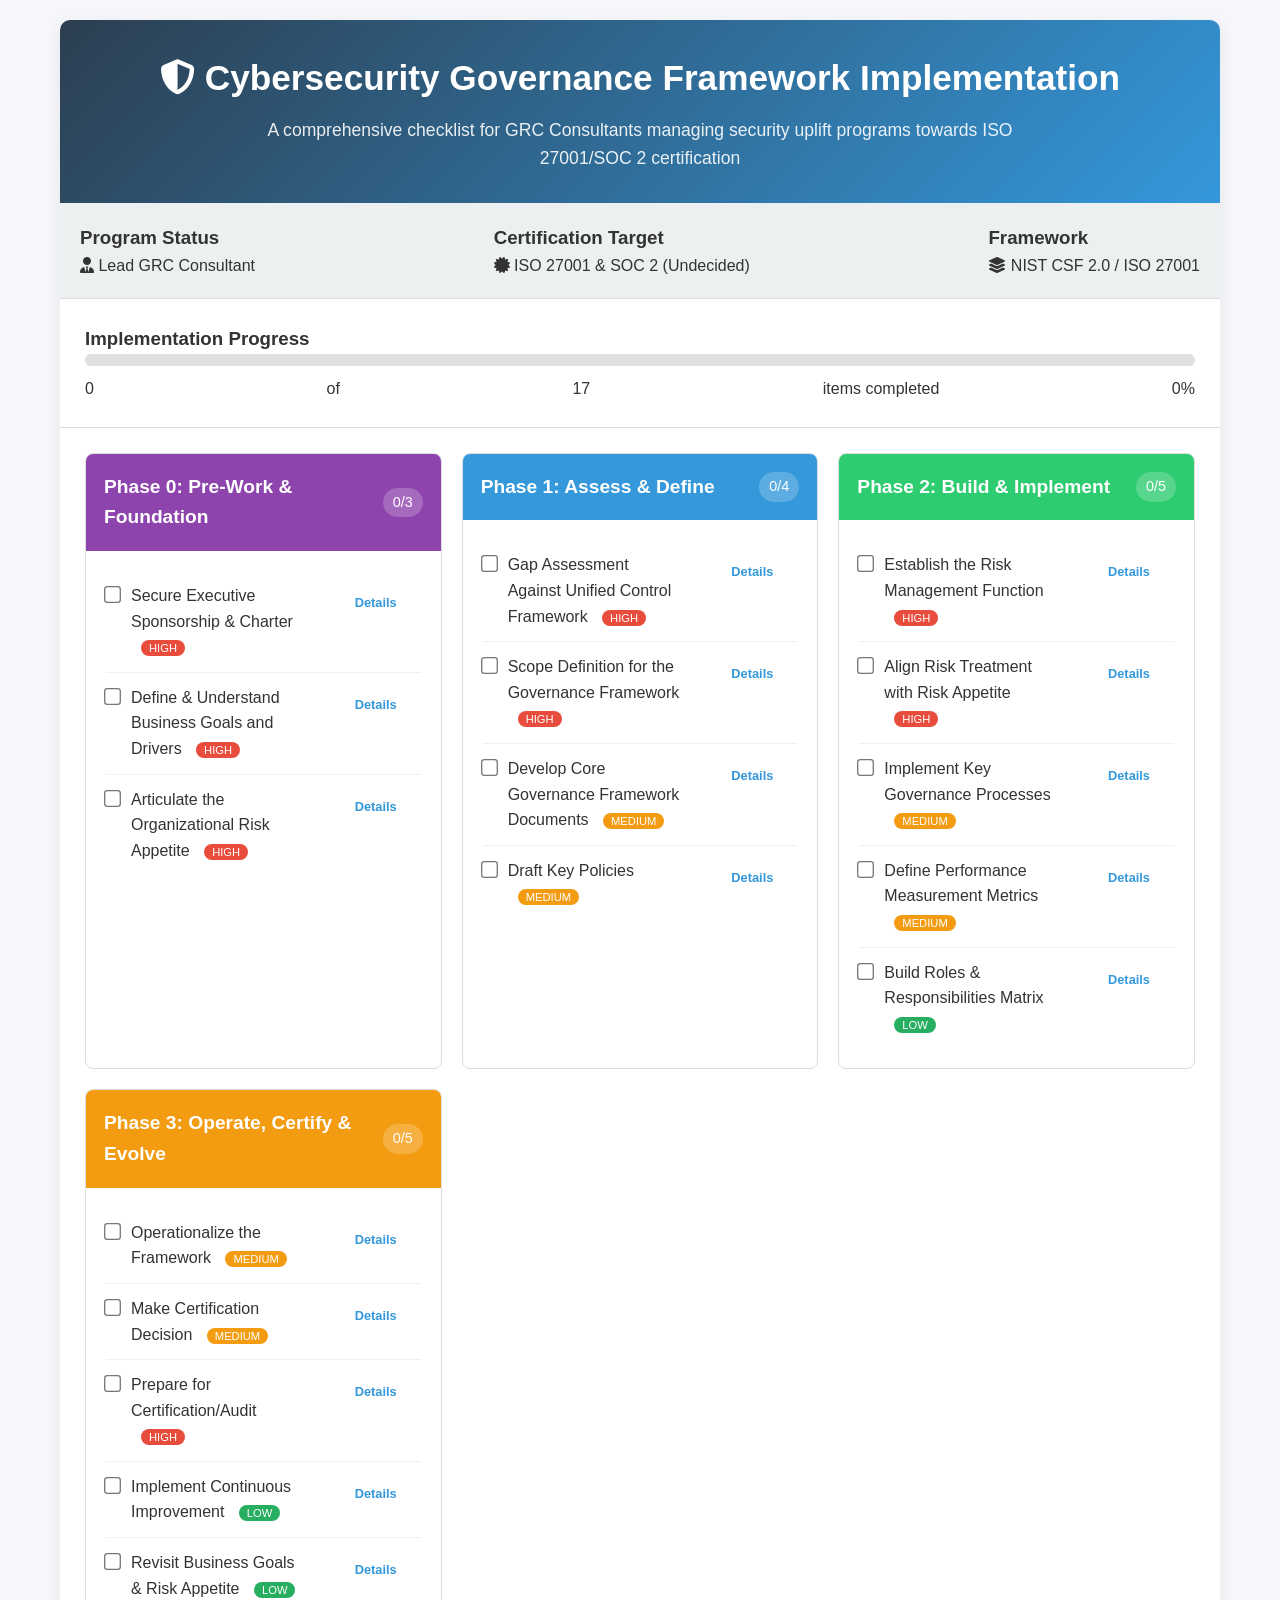
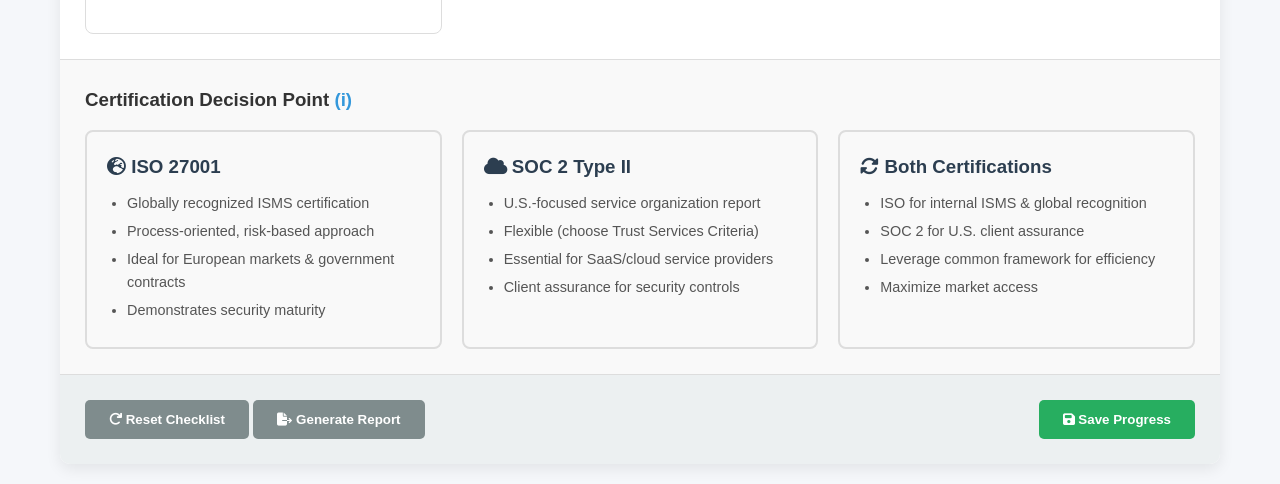
<file: Framework Implementation.html>
<!DOCTYPE html>
<html lang="en">
<head>
    <!-- Google Tag Manager -->
    <script>(function(w,d,s,l,i){w[l]=w[l]||[];w[l].push({'gtm.start':
    new Date().getTime(),event:'gtm.js'});var f=d.getElementsByTagName(s)[0],
    j=d.createElement(s),dl=l!='dataLayer'?'&l='+l:'';j.async=true;j.src=
    'https://www.googletagmanager.com/gtm.js?id='+i+dl;f.parentNode.insertBefore(j,f);
    })(window,document,'script','dataLayer','GTM-NR3JRBT9');</script>
    <!-- End Google Tag Manager -->
    <meta charset="UTF-8">
  <meta name="robots" content="index, follow">
  <link rel="canonical" href="https://cisoai.au/Framework%20Implementation.html">

    <meta name="viewport" content="width=device-width, initial-scale=1.0">
    <title>GRC Consultant: Cybersecurity Governance Framework Checklist</title>
    <link rel="stylesheet" href="https://cdnjs.cloudflare.com/ajax/libs/font-awesome/6.4.0/css/all.min.css">
    <style>
        :root {
            --primary: #2c3e50;
            --secondary: #3498db;
            --success: #27ae60;
            --warning: #f39c12;
            --danger: #e74c3c;
            --light: #ecf0f1;
            --dark: #2c3e50;
            --gray: #7f8c8d;
        }
        
        * {
            margin: 0;
            padding: 0;
            box-sizing: border-box;
            font-family: 'Segoe UI', Tahoma, Geneva, Verdana, sans-serif;
        }
        
        body {
            background-color: #f5f7fa;
            color: #333;
            line-height: 1.6;
            padding: 20px;
            max-width: 1200px;
            margin: 0 auto;
        }
        
        .container {
            background: white;
            border-radius: 10px;
            box-shadow: 0 5px 15px rgba(0, 0, 0, 0.08);
            overflow: hidden;
        }
        
        header {
            background: linear-gradient(135deg, var(--primary), var(--secondary));
            color: white;
            padding: 30px;
            text-align: center;
        }
        
        h1 {
            font-size: 2.2rem;
            margin-bottom: 10px;
        }
        
        .subtitle {
            font-size: 1.1rem;
            opacity: 0.9;
            max-width: 800px;
            margin: 0 auto;
        }
        
        .program-info {
            display: flex;
            justify-content: space-between;
            background-color: var(--light);
            padding: 20px;
            border-bottom: 1px solid #ddd;
        }
        
        .progress-container {
            padding: 25px;
            border-bottom: 1px solid #ddd;
        }
        
        .progress-bar {
            height: 12px;
            background-color: #e0e0e0;
            border-radius: 6px;
            margin-bottom: 10px;
            overflow: hidden;
        }
        
        .progress-fill {
            height: 100%;
            background: linear-gradient(to right, var(--secondary), var(--success));
            width: 0%;
            transition: width 0.5s ease;
            border-radius: 6px;
        }
        
        .progress-stats {
            display: flex;
            justify-content: space-between;
            margin-top: 10px;
        }
        
        .phases {
            display: grid;
            grid-template-columns: repeat(auto-fill, minmax(300px, 1fr));
            gap: 20px;
            padding: 25px;
        }
        
        .phase-card {
            border: 1px solid #ddd;
            border-radius: 8px;
            overflow: hidden;
            background-color: white;
            transition: transform 0.3s, box-shadow 0.3s;
        }
        
        .phase-card:hover {
            transform: translateY(-5px);
            box-shadow: 0 10px 20px rgba(0, 0, 0, 0.1);
        }
        
        .phase-header {
            padding: 18px;
            background-color: var(--primary);
            color: white;
            display: flex;
            justify-content: space-between;
            align-items: center;
        }
        
        .phase-0 .phase-header { background-color: #8e44ad; }
        .phase-1 .phase-header { background-color: #3498db; }
        .phase-2 .phase-header { background-color: #2ecc71; }
        .phase-3 .phase-header { background-color: #f39c12; }
        
        .phase-title {
            font-weight: 600;
            font-size: 1.2rem;
        }
        
        .phase-count {
            background-color: rgba(255, 255, 255, 0.2);
            padding: 3px 10px;
            border-radius: 20px;
            font-size: 0.9rem;
        }
        
        .checklist {
            padding: 20px;
        }
        
        .checklist-item {
            display: grid;
            grid-template-columns: auto 1fr auto;
            column-gap: 12px;
            align-items: start;
            padding: 12px 0;
            border-bottom: 1px solid #f0f0f0;
        }
        
        .checklist-item:last-child {
            border-bottom: none;
        }
        
        .checklist-item input[type="checkbox"] {
            margin-top: 5px;
            cursor: pointer;
            transform: scale(1.3);
        }
        
        .checklist-item label {
            cursor: pointer;
            user-select: none;
        }
        
        .checklist-item.completed label {
            text-decoration: line-through;
            color: var(--gray);
        }
        
        .item-desc {
            grid-column: 2 / -1;
            font-size: 0.9rem;
            color: #666;
            margin-top: 8px;
            display: none;
        }
        
        .checklist-item.expanded .item-desc {
            display: block;
        }
        
        .expand-btn {
            background: none;
            border: none;
            color: var(--secondary);
            cursor: pointer;
            font-size: 0.8rem;
            margin-left: 10px;
        }
        
        .certification-selector {
            padding: 25px;
            background-color: #f9f9f9;
            border-top: 1px solid #ddd;
        }
        
        .cert-options {
            display: flex;
            gap: 20px;
            margin-top: 15px;
            flex-wrap: wrap;
        }
        
        .cert-option {
            flex: 1;
            min-width: 250px;
            padding: 20px;
            border: 2px solid #ddd;
            border-radius: 8px;
            cursor: pointer;
            transition: all 0.3s;
        }
        
        .cert-option:hover {
            transform: translateY(-3px);
            box-shadow: 0 5px 15px rgba(0, 0, 0, 0.08);
        }
        
        .cert-option.selected {
            border-color: var(--secondary);
            background-color: rgba(52, 152, 219, 0.05);
        }
        
        .cert-option h3 {
            color: var(--primary);
            margin-bottom: 10px;
        }
        
        .cert-option ul {
            padding-left: 20px;
            font-size: 0.9rem;
            color: #555;
        }
        
        .cert-option li {
            margin-bottom: 5px;
        }
        
        .controls {
            padding: 25px;
            display: flex;
            justify-content: space-between;
            background-color: var(--light);
            border-top: 1px solid #ddd;
        }
        
        button {
            padding: 12px 24px;
            border: none;
            border-radius: 5px;
            cursor: pointer;
            font-weight: 600;
            transition: all 0.3s;
        }
        
        .btn-primary {
            background-color: var(--secondary);
            color: white;
        }
        
        .btn-primary:hover {
            background-color: #2980b9;
        }
        
        .btn-secondary {
            background-color: var(--gray);
            color: white;
        }
        
        .btn-secondary:hover {
            background-color: #6c7b7d;
        }
        
        .btn-success {
            background-color: var(--success);
            color: white;
        }
        
        .btn-success:hover {
            background-color: #219653;
        }
        
        @media (max-width: 768px) {
            .phases {
                grid-template-columns: 1fr;
            }
            
            .program-info {
                flex-direction: column;
                gap: 15px;
            }
            
            .controls {
                flex-direction: column;
                gap: 15px;
            }
            
            button {
                width: 100%;
            }
        }
        
        .export-section {
            padding: 20px;
            border-top: 1px solid #ddd;
            display: none;
        }
        
        .export-section.show {
            display: block;
        }
        
        textarea {
            width: 100%;
            height: 200px;
            padding: 15px;
            border: 1px solid #ddd;
            border-radius: 5px;
            font-family: monospace;
            margin-top: 10px;
        }
        
        .notification {
            position: fixed;
            bottom: 20px;
            right: 20px;
            padding: 15px 25px;
            background-color: var(--success);
            color: white;
            border-radius: 5px;
            box-shadow: 0 5px 15px rgba(0, 0, 0, 0.2);
            transform: translateY(100px);
            opacity: 0;
            transition: all 0.5s;
            z-index: 1000;
        }
        
        .notification.show {
            transform: translateY(0);
            opacity: 1;
        }
        
        .priority-tag {
            font-size: 0.7rem;
            padding: 2px 8px;
            border-radius: 10px;
            margin-left: 10px;
            color: white;
        }
        
        .priority-high { background-color: var(--danger); }
        .priority-medium { background-color: var(--warning); }
        .priority-low { background-color: var(--success); }
        
        .tooltip {
            position: relative;
            display: inline-block;
            color: var(--secondary);
            cursor: help;
        }
        
        .tooltip .tooltiptext {
            visibility: hidden;
            width: 300px;
            background-color: var(--dark);
            color: #fff;
            text-align: center;
            border-radius: 6px;
            padding: 10px;
            position: absolute;
            z-index: 1;
            bottom: 125%;
            left: 50%;
            margin-left: -150px;
            opacity: 0;
            transition: opacity 0.3s;
            font-size: 0.9rem;
            font-weight: normal;
        }
        
        .tooltip:hover .tooltiptext {
            visibility: visible;
            opacity: 1;
        }
    </style>
</head>
<body>
    <!-- Google Tag Manager (noscript) -->
    <noscript><iframe src="https://www.googletagmanager.com/ns.html?id=GTM-NR3JRBT9"
    height="0" width="0" style="display:none;visibility:hidden"></iframe></noscript>
    <!-- End Google Tag Manager (noscript) -->
    <div class="container">
        <header>
            <h1><i class="fas fa-shield-alt"></i> Cybersecurity Governance Framework Implementation</h1>
            <p class="subtitle">A comprehensive checklist for GRC Consultants managing security uplift programs towards ISO 27001/SOC 2 certification</p>
        </header>
        
        <div class="program-info">
            <div>
                <h3>Program Status</h3>
                <p><i class="fas fa-user-tie"></i> Lead GRC Consultant</p>
            </div>
            <div>
                <h3>Certification Target</h3>
                <p><i class="fas fa-certificate"></i> ISO 27001 & SOC 2 (Undecided)</p>
            </div>
            <div>
                <h3>Framework</h3>
                <p><i class="fas fa-layer-group"></i> NIST CSF 2.0 / ISO 27001</p>
            </div>
        </div>
        
        <div class="progress-container">
            <h3>Implementation Progress</h3>
            <div class="progress-bar">
                <div class="progress-fill" id="progressFill"></div>
            </div>
            <div class="progress-stats">
                <span id="completedCount">0</span> of <span id="totalCount">0</span> items completed
                <span id="percentage">0%</span>
            </div>
        </div>
        
        <div class="phases" id="phasesContainer">
            <!-- Phases will be dynamically inserted here -->
        </div>
        
        <div class="certification-selector">
            <h3>Certification Decision Point <span class="tooltip">(i)<span class="tooltiptext">Based on your framework implementation progress, you can now make an informed decision about certification path</span></span></h3>
            <div class="cert-options">
                <div class="cert-option" id="isoOption">
                    <h3><i class="fas fa-globe-europe"></i> ISO 27001</h3>
                    <ul>
                        <li>Globally recognized ISMS certification</li>
                        <li>Process-oriented, risk-based approach</li>
                        <li>Ideal for European markets & government contracts</li>
                        <li>Demonstrates security maturity</li>
                    </ul>
                </div>
                <div class="cert-option" id="socOption">
                    <h3><i class="fas fa-cloud"></i> SOC 2 Type II</h3>
                    <ul>
                        <li>U.S.-focused service organization report</li>
                        <li>Flexible (choose Trust Services Criteria)</li>
                        <li>Essential for SaaS/cloud service providers</li>
                        <li>Client assurance for security controls</li>
                    </ul>
                </div>
                <div class="cert-option" id="bothOption">
                    <h3><i class="fas fa-sync-alt"></i> Both Certifications</h3>
                    <ul>
                        <li>ISO for internal ISMS & global recognition</li>
                        <li>SOC 2 for U.S. client assurance</li>
                        <li>Leverage common framework for efficiency</li>
                        <li>Maximize market access</li>
                    </ul>
                </div>
            </div>
        </div>
        
        <div class="export-section" id="exportSection">
            <h3>Progress Report & Next Steps</h3>
            <textarea id="exportText" readonly></textarea>
            <button onclick="copyToClipboard()" class="btn-secondary"><i class="fas fa-copy"></i> Copy to Clipboard</button>
        </div>
        
        <div class="controls">
            <div>
                <button onclick="resetChecklist()" class="btn-secondary"><i class="fas fa-redo"></i> Reset Checklist</button>
                <button onclick="toggleExport()" class="btn-secondary"><i class="fas fa-file-export"></i> Generate Report</button>
            </div>
            <div>
                <button onclick="saveProgress()" class="btn-success"><i class="fas fa-save"></i> Save Progress</button>
            </div>
        </div>
    </div>
    
    <div class="notification" id="notification">
        <span id="notificationText">Progress saved successfully!</span>
    </div>

    <script>
        // Checklist data structure
        const checklistData = [
            {
                phase: 0,
                title: "Phase 0: Pre-Work & Foundation",
                items: [
                    {
                        id: "p0i1",
                        text: "Secure Executive Sponsorship & Charter",
                        description: "Formalize program with C-level sponsor, establish steering committee with key stakeholders.",
                        priority: "high"
                    },
                    {
                        id: "p0i2",
                        text: "Define & Understand Business Goals and Drivers",
                        description: "Conduct workshops with business unit leaders to document certification drivers and business objectives.",
                        priority: "high"
                    },
                    {
                        id: "p0i3",
                        text: "Articulate the Organizational Risk Appetite",
                        description: "Facilitate session with Steering Committee/Board to define measurable Risk Appetite Statements.",
                        priority: "high"
                    }
                ]
            },
            {
                phase: 1,
                title: "Phase 1: Assess & Define",
                items: [
                    {
                        id: "p1i1",
                        text: "Gap Assessment Against Unified Control Framework",
                        description: "Perform detailed gap analysis against NIST CSF 2.0 or ISO 27001 structure covering people, process, technology.",
                        priority: "high"
                    },
                    {
                        id: "p1i2",
                        text: "Scope Definition for the Governance Framework",
                        description: "Define organizational scope (entire enterprise, division, product line) and technological scope.",
                        priority: "high"
                    },
                    {
                        id: "p1i3",
                        text: "Develop Core Governance Framework Documents",
                        description: "Create Cybersecurity Policy Hierarchy: Tier 1 Charter, Tier 2 Policies, Tier 3 Standards & Procedures.",
                        priority: "medium"
                    },
                    {
                        id: "p1i4",
                        text: "Draft Key Policies",
                        description: "Create Information Security Policy, Risk Management Policy, Access Control Policy, Incident Response Policy, Business Continuity Policy.",
                        priority: "medium"
                    }
                ]
            },
            {
                phase: 2,
                title: "Phase 2: Build & Implement",
                items: [
                    {
                        id: "p2i1",
                        text: "Establish the Risk Management Function",
                        description: "Implement formal Risk Assessment & Treatment Methodology (ISO 27005/NIST RMF), create Risk Register.",
                        priority: "high"
                    },
                    {
                        id: "p2i2",
                        text: "Align Risk Treatment with Risk Appetite",
                        description: "Evaluate each risk against Risk Appetite Statements; justify treatment plans (Mitigate, Accept, Transfer, Avoid).",
                        priority: "high"
                    },
                    {
                        id: "p2i3",
                        text: "Implement Key Governance Processes",
                        description: "Establish processes for Risk Treatment Planning, Third-Party Risk Management, Compliance & Assurance Management.",
                        priority: "medium"
                    },
                    {
                        id: "p2i4",
                        text: "Define Performance Measurement Metrics",
                        description: "Create Key Risk Indicators (KRIs) and Key Performance Indicators (KPIs) for security program reporting.",
                        priority: "medium"
                    },
                    {
                        id: "p2i5",
                        text: "Build Roles & Responsibilities Matrix",
                        description: "Create RACI matrix defining who is Responsible, Accountable, Consulted, Informed for each control/process.",
                        priority: "low"
                    }
                ]
            },
            {
                phase: 3,
                title: "Phase 3: Operate, Certify & Evolve",
                items: [
                    {
                        id: "p3i1",
                        text: "Operationalize the Framework",
                        description: "Integrate governance into BAU activities: procurement, SDLC, M&A due diligence. Conduct role-based training.",
                        priority: "medium"
                    },
                    {
                        id: "p3i2",
                        text: "Make Certification Decision",
                        description: "Based on business drivers and framework maturity, decide on ISO 27001, SOC 2, or both.",
                        priority: "medium"
                    },
                    {
                        id: "p3i3",
                        text: "Prepare for Certification/Audit",
                        description: "For ISO: Focus on PDCA cycle evidence. For SOC 2: Focus on evidence collection over audit period.",
                        priority: "high"
                    },
                    {
                        id: "p3i4",
                        text: "Implement Continuous Improvement",
                        description: "Conduct internal audits & management reviews annually. Update risk assessment based on findings.",
                        priority: "low"
                    },
                    {
                        id: "p3i5",
                        text: "Revisit Business Goals & Risk Appetite",
                        description: "Annual review with Steering Committee to ensure alignment with evolving business objectives.",
                        priority: "low"
                    }
                ]
            }
        ];

        // Certification options
        let selectedCert = null;

        // Initialize checklist
        document.addEventListener('DOMContentLoaded', function() {
            renderChecklist();
            loadProgress();
            setupCertificationSelector();
            updateProgress();
            
            // Auto-save every 30 seconds
            setInterval(() => saveProgress({ silent: true }), 30000);
        });

        // Render the checklist
        function renderChecklist() {
            const container = document.getElementById('phasesContainer');
            container.innerHTML = '';
            
            checklistData.forEach(phase => {
                const phaseCard = document.createElement('div');
                phaseCard.className = `phase-card phase-${phase.phase}`;
                
                const completedInPhase = phase.items.filter(item => {
                    const savedState = localStorage.getItem(item.id);
                    return savedState === 'true';
                }).length;
                
                phaseCard.innerHTML = `
                    <div class="phase-header">
                        <div class="phase-title">${phase.title}</div>
                        <div class="phase-count">${completedInPhase}/${phase.items.length}</div>
                    </div>
                    <div class="checklist">
                        ${phase.items.map(item => `
                            <div class="checklist-item" id="item-${item.id}">
                                <input type="checkbox" id="${item.id}" ${localStorage.getItem(item.id) === 'true' ? 'checked' : ''}>
                                <label for="${item.id}">
                                    ${item.text}
                                    <span class="priority-tag priority-${item.priority}">${item.priority.toUpperCase()}</span>
                                </label>
                                <button class="expand-btn" onclick="toggleDescription('${item.id}')">Details</button>
                                <div class="item-desc">${item.description}</div>
                            </div>
                        `).join('')}
                    </div>
                `;
                
                container.appendChild(phaseCard);
                
                // Add event listeners to checkboxes
                phase.items.forEach(item => {
                    const checkbox = document.getElementById(item.id);
                    checkbox.addEventListener('change', function() {
                        updateItemState(item.id, this.checked);
                        updateProgress();
                        saveProgress({ silent: true });
                    });
                });
            });
            
            // Update total count
            const totalItems = checklistData.reduce((sum, phase) => sum + phase.items.length, 0);
            document.getElementById('totalCount').textContent = totalItems;
        }

        // Update item state and UI
        function updateItemState(itemId, isChecked) {
            const itemElement = document.getElementById(`item-${itemId}`);
            
            if (isChecked) {
                itemElement.classList.add('completed');
            } else {
                itemElement.classList.remove('completed');
            }
            
            // Update phase count
            const phaseIndex = checklistData.findIndex(phase => 
                phase.items.some(item => item.id === itemId)
            );
            
            if (phaseIndex !== -1) {
                const phase = checklistData[phaseIndex];
                const completedInPhase = phase.items.filter(item => {
                    const checkbox = document.getElementById(item.id);
                    return checkbox && checkbox.checked;
                }).length;
                
                // Find the phase card and update count
                const phaseCards = document.querySelectorAll('.phase-card');
                const phaseCountElement = phaseCards[phaseIndex].querySelector('.phase-count');
                phaseCountElement.textContent = `${completedInPhase}/${phase.items.length}`;
            }
        }

        // Toggle item description
        function toggleDescription(itemId) {
            const itemElement = document.getElementById(`item-${itemId}`);
            itemElement.classList.toggle('expanded');
        }

        // Update progress bar and statistics
        function updateProgress() {
            let completed = 0;
            let total = 0;
            
            checklistData.forEach(phase => {
                phase.items.forEach(item => {
                    total++;
                    const checkbox = document.getElementById(item.id);
                    if (checkbox && checkbox.checked) {
                        completed++;
                    }
                });
            });
            
            const percentage = total > 0 ? Math.round((completed / total) * 100) : 0;
            
            document.getElementById('completedCount').textContent = completed;
            document.getElementById('totalCount').textContent = total;
            document.getElementById('percentage').textContent = `${percentage}%`;
            document.getElementById('progressFill').style.width = `${percentage}%`;
            
            // Update certification recommendation based on progress
            if (percentage > 50) {
                document.getElementById('bothOption').classList.add('selected');
                selectedCert = 'both';
            }
        }

        // Setup certification selector
        function setupCertificationSelector() {
            const isoOption = document.getElementById('isoOption');
            const socOption = document.getElementById('socOption');
            const bothOption = document.getElementById('bothOption');
            
            isoOption.addEventListener('click', () => selectCertification('iso'));
            socOption.addEventListener('click', () => selectCertification('soc'));
            bothOption.addEventListener('click', () => selectCertification('both'));
            
            // Load saved certification choice
            const savedCert = localStorage.getItem('selectedCertification');
            if (savedCert) {
                selectCertification(savedCert);
            }
        }

        // Select certification
        function selectCertification(certType) {
            // Remove selected class from all options
            document.querySelectorAll('.cert-option').forEach(option => {
                option.classList.remove('selected');
            });
            
            // Add selected class to chosen option
            document.getElementById(`${certType}Option`).classList.add('selected');
            
            selectedCert = certType;
            localStorage.setItem('selectedCertification', certType);
            
            showNotification(`Certification preference saved: ${getCertName(certType)}`);
        }

        // Get certification name
        function getCertName(certType) {
            switch(certType) {
                case 'iso': return 'ISO 27001';
                case 'soc': return 'SOC 2 Type II';
                case 'both': return 'Both ISO 27001 and SOC 2';
                default: return 'Undecided';
            }
        }

        // Save progress to localStorage
        function saveProgress(options = {}) {
            const { silent = false } = options;
            checklistData.forEach(phase => {
                phase.items.forEach(item => {
                    const checkbox = document.getElementById(item.id);
                    if (checkbox) {
                        localStorage.setItem(item.id, checkbox.checked);
                    }
                });
            });
            
            if (!silent) {
                showNotification('Progress saved successfully!');
            }
        }

        // Load progress from localStorage
        function loadProgress() {
            checklistData.forEach(phase => {
                phase.items.forEach(item => {
                    const savedState = localStorage.getItem(item.id);
                    const checkbox = document.getElementById(item.id);
                    if (checkbox && savedState !== null) {
                        checkbox.checked = savedState === 'true';
                        updateItemState(item.id, checkbox.checked);
                    }
                });
            });
        }

        // Reset checklist
        function resetChecklist() {
            if (confirm('Are you sure you want to reset the entire checklist? This cannot be undone.')) {
                checklistData.forEach(phase => {
                    phase.items.forEach(item => {
                        localStorage.removeItem(item.id);
                        const checkbox = document.getElementById(item.id);
                        if (checkbox) {
                            checkbox.checked = false;
                            updateItemState(item.id, false);
                        }
                    });
                });
                
                localStorage.removeItem('selectedCertification');
                selectedCert = null;
                document.querySelectorAll('.cert-option').forEach(option => {
                    option.classList.remove('selected');
                });
                
                updateProgress();
                showNotification('Checklist reset successfully!');
            }
        }

        // Toggle export section
        function toggleExport() {
            const exportSection = document.getElementById('exportSection');
            exportSection.classList.toggle('show');
            
            if (exportSection.classList.contains('show')) {
                generateReport();
            }
        }

        // Generate progress report
        function generateReport() {
            let completed = 0;
            let total = 0;
            let report = `CYBERSECURITY GOVERNANCE FRAMEWORK IMPLEMENTATION REPORT\n`;
            report += `Generated: ${new Date().toLocaleDateString()} ${new Date().toLocaleTimeString()}\n`;
            report += `=============================================\n\n`;
            
            checklistData.forEach(phase => {
                let phaseCompleted = 0;
                report += `${phase.title}\n`;
                report += `${'='.repeat(phase.title.length)}\n`;
                
                phase.items.forEach(item => {
                    total++;
                    const isCompleted = localStorage.getItem(item.id) === 'true';
                    if (isCompleted) {
                        completed++;
                        phaseCompleted++;
                    }
                    
                    report += `[${isCompleted ? '✓' : ' '}] ${item.text} (${item.priority} priority)\n`;
                });
                
                report += `Phase completion: ${phaseCompleted}/${phase.items.length} items\n\n`;
            });
            
            const percentage = total > 0 ? Math.round((completed / total) * 100) : 0;
            report += `OVERALL PROGRESS: ${completed}/${total} items (${percentage}%)\n\n`;
            
            report += `CERTIFICATION PREFERENCE: ${selectedCert ? getCertName(selectedCert) : 'Not yet selected'}\n\n`;
            
            report += `NEXT RECOMMENDED STEPS:\n`;
            report += `1. ${percentage < 30 ? 'Focus on Phase 0 & 1 foundational items' : percentage < 70 ? 'Continue with Phase 2 implementation tasks' : 'Prepare for audit/certification process'}\n`;
            report += `2. ${!selectedCert ? 'Make certification decision based on business drivers' : `Proceed with ${getCertName(selectedCert)} preparation`}\n`;
            report += `3. Schedule steering committee review for risk appetite alignment\n`;
            report += `4. Document evidence for implemented controls\n`;
            
            document.getElementById('exportText').value = report;
        }

        // Copy report to clipboard
        function copyToClipboard() {
            const textarea = document.getElementById('exportText');
            textarea.select();
            document.execCommand('copy');
            showNotification('Report copied to clipboard!');
        }

        // Show notification
        function showNotification(message) {
            const notification = document.getElementById('notification');
            const notificationText = document.getElementById('notificationText');
            
            notificationText.textContent = message;
            notification.classList.add('show');
            
            setTimeout(() => {
                notification.classList.remove('show');
            }, 3000);
        }
    </script>

  <!-- Ads Optimiser Integrity Tracking (external) -->
  <script src="https://events-worker.nick-598.workers.dev/tracking.js" data-key="pub_4273db5dc845b0da08a28052205c929cf616a427c108ce0146d0fe26e11d2d7a" defer></script>
</body>
</html>
</file>
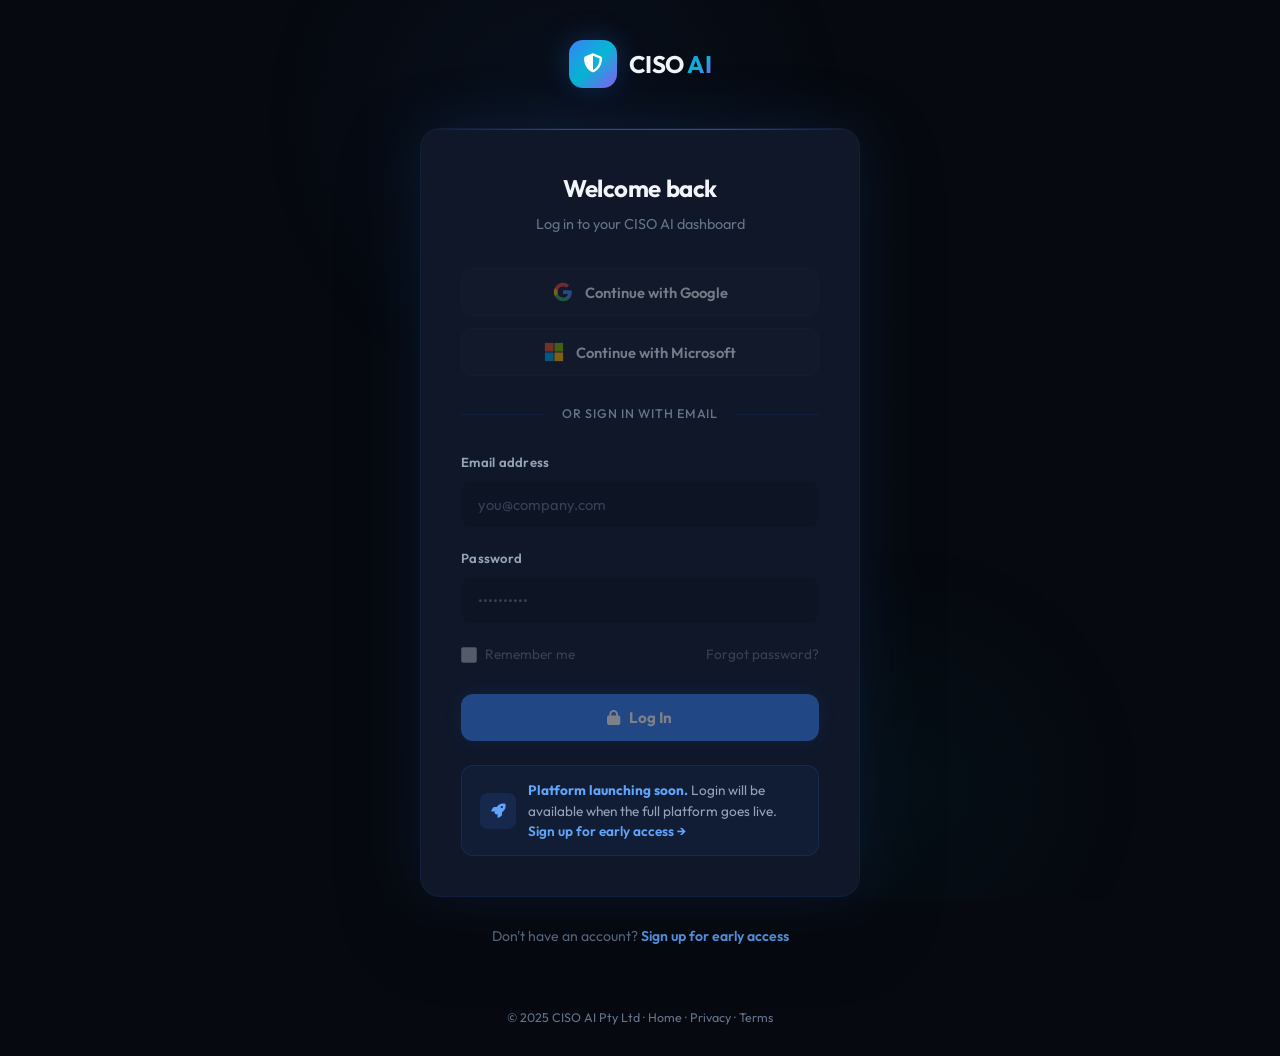
<file: login.html>
<!DOCTYPE html>
<html lang="en">
<head>
    <!-- Google Tag Manager -->
    <script>(function(w,d,s,l,i){w[l]=w[l]||[];w[l].push({'gtm.start':
    new Date().getTime(),event:'gtm.js'});var f=d.getElementsByTagName(s)[0],
    j=d.createElement(s),dl=l!='dataLayer'?'&l='+l:'';j.async=true;j.src=
    'https://www.googletagmanager.com/gtm.js?id='+i+dl;f.parentNode.insertBefore(j,f);
    })(window,document,'script','dataLayer','GTM-NR3JRBT9');</script>
    <!-- End Google Tag Manager -->
    <meta charset="UTF-8">
  <meta name="robots" content="noindex, follow">
  <link rel="canonical" href="https://cisoai.au/login.html">

    <meta name="viewport" content="width=device-width, initial-scale=1.0">
    <title>Log In — CISO AI</title>
    <meta name="description" content="Log in to CISO AI — AI-powered cybersecurity governance platform.">
    <link rel="icon" type="image/svg+xml" href="./favicon.svg">
    <link rel="icon" type="image/png" sizes="32x32" href="./favicon-32x32.png">
    <link rel="apple-touch-icon" sizes="180x180" href="./apple-touch-icon.png">
    <link rel="preconnect" href="https://fonts.googleapis.com">
    <link rel="preconnect" href="https://fonts.gstatic.com" crossorigin>
    <link href="https://fonts.googleapis.com/css2?family=Outfit:wght@300;400;500;600;700;800;900&family=JetBrains+Mono:wght@400;500;600&display=swap" rel="stylesheet">
    <link rel="stylesheet" href="https://cdnjs.cloudflare.com/ajax/libs/font-awesome/6.5.1/css/all.min.css">
    <style>
        :root {
            --bg-primary: #06090f;
            --bg-secondary: #0b1120;
            --bg-card: #0f1729;
            --bg-card-hover: #141e33;
            --border-subtle: rgba(56, 130, 246, 0.08);
            --border-glow: rgba(56, 130, 246, 0.25);
            --accent-blue: #3882f6;
            --accent-cyan: #06b6d4;
            --accent-electric: #60a5fa;
            --accent-silver: #94a3b8;
            --text-primary: #f1f5f9;
            --text-secondary: #94a3b8;
            --text-muted: #64748b;
            --gradient-hero: linear-gradient(135deg, #3882f6 0%, #06b6d4 50%, #8b5cf6 100%);
            --glow-blue: 0 0 60px rgba(56, 130, 246, 0.15);
        }

        *, *::before, *::after { margin: 0; padding: 0; box-sizing: border-box; }

        html {
            -webkit-font-smoothing: antialiased;
            -moz-osx-font-smoothing: grayscale;
        }

        body {
            font-family: 'Outfit', sans-serif;
            background-color: var(--bg-primary);
            color: var(--text-primary);
            line-height: 1.6;
            min-height: 100vh;
            display: flex;
            flex-direction: column;
            overflow-x: hidden;
        }

        /* ─── AMBIENT BACKGROUND ─── */
        .ambient-bg {
            position: fixed;
            inset: 0;
            z-index: 0;
            pointer-events: none;
            overflow: hidden;
        }
        .ambient-bg::before {
            content: '';
            position: absolute;
            top: -20%;
            left: 20%;
            width: 600px;
            height: 600px;
            background: radial-gradient(circle, rgba(56, 130, 246, 0.06) 0%, transparent 70%);
            animation: drift1 25s ease-in-out infinite;
        }
        .ambient-bg::after {
            content: '';
            position: absolute;
            bottom: -15%;
            right: 10%;
            width: 500px;
            height: 500px;
            background: radial-gradient(circle, rgba(6, 182, 212, 0.04) 0%, transparent 70%);
            animation: drift2 30s ease-in-out infinite;
        }
        @keyframes drift1 { 0%, 100% { transform: translate(0, 0); } 50% { transform: translate(60px, 40px); } }
        @keyframes drift2 { 0%, 100% { transform: translate(0, 0); } 50% { transform: translate(-40px, -30px); } }

        .grid-overlay {
            position: fixed;
            inset: 0;
            z-index: 0;
            pointer-events: none;
            background-image:
                linear-gradient(rgba(56, 130, 246, 0.015) 1px, transparent 1px),
                linear-gradient(90deg, rgba(56, 130, 246, 0.015) 1px, transparent 1px);
            background-size: 80px 80px;
            mask-image: radial-gradient(ellipse at 50% 40%, black 20%, transparent 70%);
        }

        /* ─── LAYOUT ─── */
        .page-wrapper {
            position: relative;
            z-index: 1;
            flex: 1;
            display: flex;
            align-items: center;
            justify-content: center;
            padding: 40px 24px;
        }

        /* ─── LOGIN CARD ─── */
        .login-container {
            width: 100%;
            max-width: 440px;
            animation: fadeInUp 0.7s ease-out;
        }

        .login-brand {
            text-align: center;
            margin-bottom: 40px;
        }
        .login-brand a {
            text-decoration: none;
            display: inline-flex;
            align-items: center;
            gap: 12px;
        }
        .brand-icon {
            width: 48px;
            height: 48px;
            background: var(--gradient-hero);
            border-radius: 14px;
            display: flex;
            align-items: center;
            justify-content: center;
            font-size: 1.2rem;
            color: #fff;
            box-shadow: 0 0 30px rgba(56, 130, 246, 0.25);
        }
        .brand-text {
            font-weight: 700;
            font-size: 1.5rem;
            letter-spacing: -0.02em;
            color: var(--text-primary);
        }
        .brand-text span {
            background: var(--gradient-hero);
            -webkit-background-clip: text;
            -webkit-text-fill-color: transparent;
            background-clip: text;
        }

        .login-card {
            background: var(--bg-card);
            border: 1px solid var(--border-subtle);
            border-radius: 20px;
            padding: 40px;
            position: relative;
            overflow: hidden;
            box-shadow: var(--glow-blue), 0 25px 80px rgba(0, 0, 0, 0.4);
        }
        .login-card::before {
            content: '';
            position: absolute;
            top: 0;
            left: 0;
            right: 0;
            height: 1px;
            background: linear-gradient(90deg, transparent, var(--accent-blue), var(--accent-cyan), transparent);
            opacity: 0.5;
        }

        .login-heading {
            font-size: 1.5rem;
            font-weight: 700;
            letter-spacing: -0.02em;
            margin-bottom: 6px;
            text-align: center;
        }
        .login-subtext {
            text-align: center;
            color: var(--text-muted);
            font-size: 0.9rem;
            margin-bottom: 32px;
        }

        /* ─── SSO BUTTONS ─── */
        .sso-buttons {
            display: flex;
            flex-direction: column;
            gap: 12px;
            margin-bottom: 28px;
        }
        .sso-btn {
            display: flex;
            align-items: center;
            justify-content: center;
            gap: 12px;
            width: 100%;
            padding: 13px 20px;
            border-radius: 12px;
            font-family: 'Outfit', sans-serif;
            font-weight: 600;
            font-size: 0.92rem;
            border: 1px solid var(--border-subtle);
            background: rgba(255, 255, 255, 0.02);
            color: var(--text-primary);
            cursor: not-allowed;
            opacity: 0.45;
            transition: none;
            pointer-events: none;
            position: relative;
        }
        .sso-btn svg {
            width: 20px;
            height: 20px;
            flex-shrink: 0;
        }

        .divider {
            display: flex;
            align-items: center;
            gap: 16px;
            margin-bottom: 28px;
        }
        .divider-line {
            flex: 1;
            height: 1px;
            background: var(--border-subtle);
        }
        .divider-text {
            font-size: 0.78rem;
            color: var(--text-muted);
            font-weight: 500;
            letter-spacing: 0.06em;
            text-transform: uppercase;
            white-space: nowrap;
        }

        /* ─── FORM ─── */
        .form-group {
            margin-bottom: 20px;
        }
        .form-label {
            display: block;
            font-size: 0.82rem;
            font-weight: 600;
            color: var(--text-secondary);
            margin-bottom: 8px;
            letter-spacing: 0.02em;
        }
        .form-input {
            width: 100%;
            padding: 13px 16px;
            background: var(--bg-secondary);
            border: 1px solid var(--border-subtle);
            border-radius: 10px;
            color: var(--text-muted);
            font-family: 'Outfit', sans-serif;
            font-size: 0.92rem;
            outline: none;
            cursor: not-allowed;
            pointer-events: none;
            opacity: 0.45;
        }
        .form-input::placeholder {
            color: var(--text-muted);
        }

        .form-row {
            display: flex;
            justify-content: space-between;
            align-items: center;
            margin-bottom: 28px;
        }
        .remember-label {
            display: flex;
            align-items: center;
            gap: 8px;
            font-size: 0.85rem;
            color: var(--text-muted);
            cursor: not-allowed;
            opacity: 0.45;
            pointer-events: none;
        }
        .remember-label input[type="checkbox"] {
            width: 16px;
            height: 16px;
            accent-color: var(--accent-blue);
            cursor: not-allowed;
            pointer-events: none;
        }
        .forgot-link {
            font-size: 0.85rem;
            color: var(--text-muted);
            text-decoration: none;
            cursor: not-allowed;
            pointer-events: none;
            opacity: 0.45;
        }

        .login-btn {
            display: flex;
            align-items: center;
            justify-content: center;
            gap: 8px;
            width: 100%;
            padding: 14px 24px;
            border-radius: 12px;
            font-family: 'Outfit', sans-serif;
            font-weight: 700;
            font-size: 0.95rem;
            border: none;
            background: var(--accent-blue);
            color: #fff;
            cursor: not-allowed;
            pointer-events: none;
            opacity: 0.45;
            box-shadow: 0 0 20px rgba(56, 130, 246, 0.2);
            letter-spacing: 0.01em;
        }

        /* ─── DISABLED BANNER ─── */
        .coming-soon-banner {
            margin-top: 24px;
            padding: 14px 18px;
            background: rgba(56, 130, 246, 0.06);
            border: 1px solid rgba(56, 130, 246, 0.12);
            border-radius: 12px;
            display: flex;
            align-items: center;
            gap: 12px;
        }
        .csb-icon {
            width: 36px;
            height: 36px;
            border-radius: 8px;
            background: rgba(56, 130, 246, 0.12);
            color: var(--accent-electric);
            display: flex;
            align-items: center;
            justify-content: center;
            font-size: 0.9rem;
            flex-shrink: 0;
        }
        .csb-text {
            font-size: 0.85rem;
            color: var(--text-secondary);
            line-height: 1.5;
        }
        .csb-text strong {
            color: var(--accent-electric);
        }
        .csb-text a {
            color: var(--accent-electric);
            text-decoration: none;
            font-weight: 600;
        }
        .csb-text a:hover {
            text-decoration: underline;
        }

        /* ─── FOOTER ─── */
        .login-footer {
            text-align: center;
            margin-top: 28px;
        }
        .login-footer p {
            font-size: 0.88rem;
            color: var(--text-muted);
        }
        .login-footer a {
            color: var(--accent-electric);
            text-decoration: none;
            font-weight: 600;
        }
        .login-footer a:hover {
            text-decoration: underline;
        }

        .page-footer {
            position: relative;
            z-index: 1;
            text-align: center;
            padding: 20px 24px 28px;
        }
        .page-footer p {
            font-size: 0.78rem;
            color: var(--text-muted);
        }
        .page-footer a {
            color: var(--text-muted);
            text-decoration: none;
        }
        .page-footer a:hover {
            color: var(--accent-electric);
        }

        /* ─── ANIMATIONS ─── */
        @keyframes fadeInUp {
            from { opacity: 0; transform: translateY(24px); }
            to { opacity: 1; transform: translateY(0); }
        }

        /* ─── RESPONSIVE ─── */
        @media (max-width: 480px) {
            .login-card {
                padding: 28px 24px;
            }
            .form-row {
                flex-direction: column;
                align-items: flex-start;
                gap: 12px;
            }
        }
    </style>
</head>
<body>
    <!-- Google Tag Manager (noscript) -->
    <noscript><iframe src="https://www.googletagmanager.com/ns.html?id=GTM-NR3JRBT9"
    height="0" width="0" style="display:none;visibility:hidden"></iframe></noscript>
    <!-- End Google Tag Manager (noscript) -->

<div class="ambient-bg"></div>
<div class="grid-overlay"></div>

<div class="page-wrapper">
    <div class="login-container">

        <!-- Brand -->
        <div class="login-brand">
            <a href="./index.html">
                <div class="brand-icon"><i class="fas fa-shield-halved"></i></div>
                <div class="brand-text">CISO <span>AI</span></div>
            </a>
        </div>

        <!-- Login Card -->
        <div class="login-card">
            <h1 class="login-heading">Welcome back</h1>
            <p class="login-subtext">Log in to your CISO AI dashboard</p>

            <!-- SSO Buttons (disabled) -->
            <div class="sso-buttons">
                <button class="sso-btn" disabled aria-disabled="true">
                    <svg viewBox="0 0 24 24" xmlns="http://www.w3.org/2000/svg">
                        <path d="M22.56 12.25c0-.78-.07-1.53-.2-2.25H12v4.26h5.92a5.06 5.06 0 01-2.2 3.32v2.77h3.57c2.08-1.92 3.28-4.74 3.28-8.1z" fill="#4285F4"/>
                        <path d="M12 23c2.97 0 5.46-.98 7.28-2.66l-3.57-2.77c-.98.66-2.23 1.06-3.71 1.06-2.86 0-5.29-1.93-6.16-4.53H2.18v2.84C3.99 20.53 7.7 23 12 23z" fill="#34A853"/>
                        <path d="M5.84 14.09c-.22-.66-.35-1.36-.35-2.09s.13-1.43.35-2.09V7.07H2.18C1.43 8.55 1 10.22 1 12s.43 3.45 1.18 4.93l2.85-2.22.81-.62z" fill="#FBBC05"/>
                        <path d="M12 5.38c1.62 0 3.06.56 4.21 1.64l3.15-3.15C17.45 2.09 14.97 1 12 1 7.7 1 3.99 3.47 2.18 7.07l3.66 2.84c.87-2.6 3.3-4.53 6.16-4.53z" fill="#EA4335"/>
                    </svg>
                    Continue with Google
                </button>
                <button class="sso-btn" disabled aria-disabled="true">
                    <svg viewBox="0 0 23 23" xmlns="http://www.w3.org/2000/svg">
                        <rect x="1" y="1" width="10" height="10" fill="#f25022"/>
                        <rect x="12" y="1" width="10" height="10" fill="#7fba00"/>
                        <rect x="1" y="12" width="10" height="10" fill="#00a4ef"/>
                        <rect x="12" y="12" width="10" height="10" fill="#ffb900"/>
                    </svg>
                    Continue with Microsoft
                </button>
            </div>

            <!-- Divider -->
            <div class="divider">
                <div class="divider-line"></div>
                <span class="divider-text">or sign in with email</span>
                <div class="divider-line"></div>
            </div>

            <!-- Form (disabled) -->
            <form onsubmit="return false;">
                <div class="form-group">
                    <label class="form-label" for="loginEmail">Email address</label>
                    <input type="email" id="loginEmail" class="form-input" placeholder="you@company.com" disabled tabindex="-1">
                </div>
                <div class="form-group">
                    <label class="form-label" for="loginPassword">Password</label>
                    <input type="password" id="loginPassword" class="form-input" placeholder="••••••••••" disabled tabindex="-1">
                </div>
                <div class="form-row">
                    <label class="remember-label">
                        <input type="checkbox" disabled tabindex="-1"> Remember me
                    </label>
                    <a href="#" class="forgot-link" tabindex="-1">Forgot password?</a>
                </div>
                <button type="submit" class="login-btn" disabled tabindex="-1">
                    <i class="fas fa-lock"></i> Log In
                </button>
            </form>

            <!-- Coming Soon Notice -->
            <div class="coming-soon-banner">
                <div class="csb-icon"><i class="fas fa-rocket"></i></div>
                <div class="csb-text">
                    <strong>Platform launching soon.</strong> Login will be available when the full platform goes live.
                    <a href="./signup.html">Sign up for early access →</a>
                </div>
            </div>
        </div>

        <!-- Footer Links -->
        <div class="login-footer">
            <p>Don't have an account? <a href="./signup.html">Sign up for early access</a></p>
        </div>
    </div>
</div>

<div class="page-footer">
    <p>© 2025 CISO AI Pty Ltd · <a href="./index.html">Home</a> · <a href="https://cisoai.au/privacy.html">Privacy</a> · <a href="https://cisoai.au/terms.html">Terms</a></p>
</div>

  <!-- Ads Optimiser Integrity Tracking (external) -->
  <script src="https://events-worker.nick-598.workers.dev/tracking.js" data-key="pub_4273db5dc845b0da08a28052205c929cf616a427c108ce0146d0fe26e11d2d7a" defer></script>
</body>
</html>
</file>
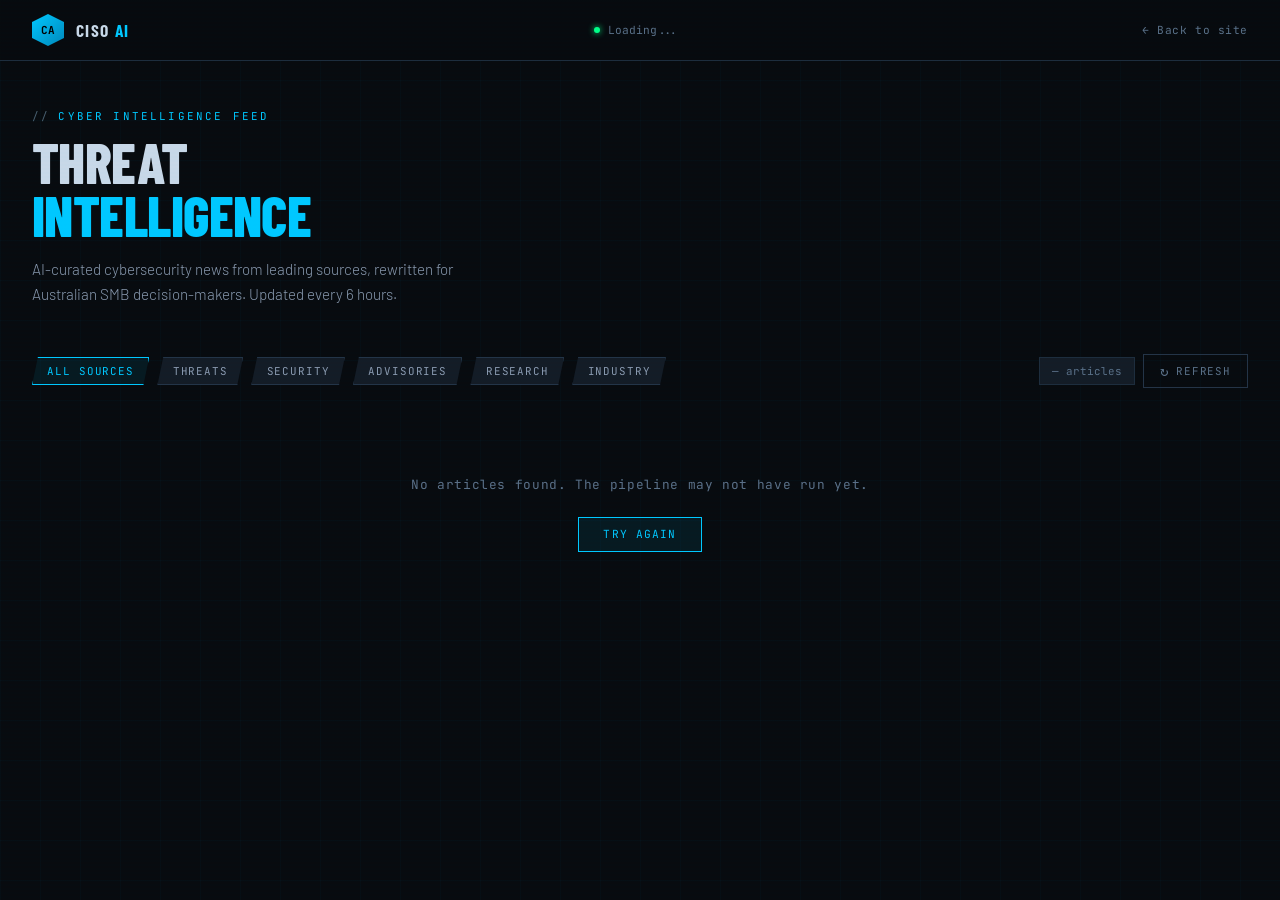
<file: news.html>
<!DOCTYPE html>
<html lang="en">
<head>
  <meta charset="UTF-8" />
  <meta name="viewport" content="width=device-width, initial-scale=1.0" />
  <title>Cyber Intelligence Feed | CISO AI</title>
  <meta name="description" content="Real-time cybersecurity news and threat intelligence for Australian SMBs, powered by CISO AI." />
  <link rel="preconnect" href="https://fonts.googleapis.com" />
  <link rel="preconnect" href="https://fonts.gstatic.com" crossorigin />
  <link href="https://fonts.googleapis.com/css2?family=JetBrains+Mono:wght@400;500;700&family=Barlow+Condensed:wght@400;600;700;800&family=Barlow:wght@300;400;500&display=swap" rel="stylesheet" />
  <style>
    :root {
      --bg:        #080b0f;
      --bg2:       #0d1117;
      --bg3:       #111820;
      --surface:   #141c26;
      --border:    #1e2d3d;
      --border2:   #243447;
      --accent:    #00c8ff;
      --accent2:   #0088bb;
      --accent3:   #00ff88;
      --warn:      #ff6b35;
      --muted:     #4a6070;
      --text:      #c8d8e8;
      --text2:     #8a9ab0;
      --text3:     #5a7088;
      --mono:      'JetBrains Mono', monospace;
      --display:   'Barlow Condensed', sans-serif;
      --body:      'Barlow', sans-serif;
    }

    *, *::before, *::after { box-sizing: border-box; margin: 0; padding: 0; }

    html { scroll-behavior: smooth; }

    body {
      background: var(--bg);
      color: var(--text);
      font-family: var(--body);
      min-height: 100vh;
      overflow-x: hidden;
    }

    /* ── Grid background ── */
    body::before {
      content: '';
      position: fixed;
      inset: 0;
      background-image:
        linear-gradient(rgba(0,200,255,0.025) 1px, transparent 1px),
        linear-gradient(90deg, rgba(0,200,255,0.025) 1px, transparent 1px);
      background-size: 40px 40px;
      pointer-events: none;
      z-index: 0;
    }

    /* ── Header ── */
    header {
      position: sticky;
      top: 0;
      z-index: 100;
      background: rgba(8,11,15,0.92);
      backdrop-filter: blur(12px);
      border-bottom: 1px solid var(--border);
      padding: 0 2rem;
    }

    .header-inner {
      max-width: 1400px;
      margin: 0 auto;
      height: 60px;
      display: flex;
      align-items: center;
      justify-content: space-between;
      gap: 1rem;
    }

    .logo {
      display: flex;
      align-items: center;
      gap: 0.75rem;
      text-decoration: none;
    }

    .logo-mark {
      width: 32px;
      height: 32px;
      background: linear-gradient(135deg, var(--accent), var(--accent2));
      clip-path: polygon(50% 0%, 100% 25%, 100% 75%, 50% 100%, 0% 75%, 0% 25%);
      display: flex;
      align-items: center;
      justify-content: center;
      font-family: var(--mono);
      font-size: 11px;
      font-weight: 700;
      color: #000;
      flex-shrink: 0;
    }

    .logo-text {
      font-family: var(--display);
      font-weight: 700;
      font-size: 1.1rem;
      letter-spacing: 0.08em;
      color: var(--text);
      text-transform: uppercase;
    }

    .logo-text span { color: var(--accent); }

    .header-status {
      display: flex;
      align-items: center;
      gap: 0.5rem;
      font-family: var(--mono);
      font-size: 0.7rem;
      color: var(--text3);
    }

    .status-dot {
      width: 6px;
      height: 6px;
      border-radius: 50%;
      background: var(--accent3);
      box-shadow: 0 0 6px var(--accent3);
      animation: pulse 2s ease-in-out infinite;
    }

    @keyframes pulse {
      0%, 100% { opacity: 1; }
      50% { opacity: 0.4; }
    }

    .header-back {
      font-family: var(--mono);
      font-size: 0.7rem;
      color: var(--text3);
      text-decoration: none;
      letter-spacing: 0.05em;
      transition: color 0.2s;
    }
    .header-back:hover { color: var(--accent); }

    /* ── Hero ── */
    .hero {
      position: relative;
      z-index: 1;
      padding: 3rem 2rem 2rem;
      max-width: 1400px;
      margin: 0 auto;
    }

    .hero-label {
      font-family: var(--mono);
      font-size: 0.68rem;
      letter-spacing: 0.2em;
      color: var(--accent);
      text-transform: uppercase;
      margin-bottom: 0.75rem;
      display: flex;
      align-items: center;
      gap: 0.5rem;
    }

    .hero-label::before {
      content: '//';
      color: var(--muted);
    }

    h1 {
      font-family: var(--display);
      font-weight: 800;
      font-size: clamp(2.2rem, 5vw, 3.5rem);
      line-height: 0.95;
      letter-spacing: -0.01em;
      text-transform: uppercase;
      margin-bottom: 1rem;
    }

    h1 em {
      font-style: normal;
      color: var(--accent);
      display: block;
    }

    .hero-desc {
      font-size: 0.95rem;
      color: var(--text2);
      font-weight: 300;
      max-width: 480px;
      line-height: 1.6;
    }

    /* ── Controls ── */
    .controls {
      position: relative;
      z-index: 1;
      padding: 1rem 2rem 1.5rem;
      max-width: 1400px;
      margin: 0 auto;
      display: flex;
      gap: 0.5rem;
      flex-wrap: wrap;
      align-items: center;
    }

    .filter-btn {
      font-family: var(--mono);
      font-size: 0.68rem;
      letter-spacing: 0.08em;
      text-transform: uppercase;
      padding: 0.4rem 0.9rem;
      border: 1px solid var(--border2);
      background: var(--surface);
      color: var(--text2);
      cursor: pointer;
      transition: all 0.2s;
      clip-path: polygon(6px 0%, 100% 0%, calc(100% - 6px) 100%, 0% 100%);
    }

    .filter-btn:hover,
    .filter-btn.active {
      border-color: var(--accent);
      color: var(--accent);
      background: rgba(0,200,255,0.08);
    }

    .controls-right {
      margin-left: auto;
      display: flex;
      align-items: center;
      gap: 0.5rem;
    }

    .refresh-btn {
      font-family: var(--mono);
      font-size: 0.68rem;
      letter-spacing: 0.08em;
      text-transform: uppercase;
      padding: 0.4rem 1rem;
      border: 1px solid var(--border2);
      background: transparent;
      color: var(--text3);
      cursor: pointer;
      transition: all 0.2s;
      display: flex;
      align-items: center;
      gap: 0.4rem;
    }

    .refresh-btn:hover {
      border-color: var(--accent3);
      color: var(--accent3);
    }

    .refresh-icon { font-size: 0.9rem; }
    .refresh-btn.spinning .refresh-icon { animation: spin 1s linear infinite; }
    @keyframes spin { to { transform: rotate(360deg); } }

    .article-count {
      font-family: var(--mono);
      font-size: 0.68rem;
      color: var(--text3);
      padding: 0.4rem 0.75rem;
      border: 1px solid var(--border);
      background: var(--surface);
    }

    /* ── Main grid ── */
    .main {
      position: relative;
      z-index: 1;
      max-width: 1400px;
      margin: 0 auto;
      padding: 0 2rem 4rem;
    }

    /* ── Featured + sidebar layout ── */
    .news-layout {
      display: grid;
      grid-template-columns: 1fr 320px;
      gap: 1.5rem;
      margin-bottom: 2rem;
    }

    @media (max-width: 900px) {
      .news-layout { grid-template-columns: 1fr; }
      .sidebar { display: none; }
    }

    /* ── Featured article ── */
    .featured-card {
      background: var(--surface);
      border: 1px solid var(--border2);
      padding: 2rem;
      position: relative;
      overflow: hidden;
      cursor: pointer;
      transition: border-color 0.25s, transform 0.25s;
    }

    .featured-card::before {
      content: '';
      position: absolute;
      top: 0; left: 0;
      width: 3px; height: 100%;
      background: var(--accent);
    }

    .featured-card::after {
      content: 'FEATURED';
      position: absolute;
      top: 1.25rem; right: 1.5rem;
      font-family: var(--mono);
      font-size: 0.6rem;
      letter-spacing: 0.15em;
      color: var(--accent);
      opacity: 0.6;
    }

    .featured-card:hover {
      border-color: var(--accent);
      transform: translateY(-2px);
    }

    .card-category {
      font-family: var(--mono);
      font-size: 0.65rem;
      letter-spacing: 0.15em;
      text-transform: uppercase;
      color: var(--accent);
      margin-bottom: 0.75rem;
    }

    .card-category.gov { color: var(--warn); }
    .card-category.research { color: var(--accent3); }

    .featured-card h2 {
      font-family: var(--display);
      font-weight: 700;
      font-size: clamp(1.3rem, 2.5vw, 1.9rem);
      line-height: 1.1;
      letter-spacing: -0.01em;
      color: #e8f0f8;
      margin-bottom: 1rem;
    }

    .card-summary {
      font-size: 0.88rem;
      color: var(--text2);
      line-height: 1.65;
      margin-bottom: 1.25rem;
    }

    .key-takeaway {
      background: rgba(0,200,255,0.05);
      border-left: 2px solid var(--accent);
      padding: 0.75rem 1rem;
      margin-bottom: 1.25rem;
      font-size: 0.82rem;
      color: var(--text);
      line-height: 1.5;
    }

    .key-takeaway strong {
      font-family: var(--mono);
      font-size: 0.65rem;
      letter-spacing: 0.1em;
      text-transform: uppercase;
      color: var(--accent);
      display: block;
      margin-bottom: 0.35rem;
    }

    .card-footer {
      display: flex;
      align-items: center;
      gap: 1rem;
      flex-wrap: wrap;
    }

    .card-source {
      font-family: var(--mono);
      font-size: 0.65rem;
      color: var(--text3);
      letter-spacing: 0.05em;
    }

    .card-date {
      font-family: var(--mono);
      font-size: 0.65rem;
      color: var(--text3);
    }

    .card-tags {
      display: flex;
      gap: 0.35rem;
      flex-wrap: wrap;
      margin-left: auto;
    }

    .tag {
      font-family: var(--mono);
      font-size: 0.6rem;
      padding: 0.15rem 0.5rem;
      border: 1px solid var(--border2);
      color: var(--text3);
      letter-spacing: 0.05em;
    }

    .read-more {
      display: inline-flex;
      align-items: center;
      gap: 0.4rem;
      font-family: var(--mono);
      font-size: 0.68rem;
      color: var(--accent);
      text-decoration: none;
      letter-spacing: 0.08em;
      text-transform: uppercase;
      margin-top: 1rem;
      transition: gap 0.2s;
    }

    .read-more:hover { gap: 0.7rem; }

    /* ── Sidebar ── */
    .sidebar {
      display: flex;
      flex-direction: column;
      gap: 1px;
    }

    .sidebar-header {
      font-family: var(--mono);
      font-size: 0.65rem;
      letter-spacing: 0.15em;
      text-transform: uppercase;
      color: var(--text3);
      padding: 0.75rem 1rem;
      background: var(--bg3);
      border: 1px solid var(--border);
      margin-bottom: 1px;
    }

    .sidebar-item {
      background: var(--surface);
      border: 1px solid var(--border);
      padding: 1rem;
      cursor: pointer;
      transition: all 0.2s;
      position: relative;
    }

    .sidebar-item::before {
      content: '';
      position: absolute;
      left: 0; top: 0; bottom: 0;
      width: 2px;
      background: transparent;
      transition: background 0.2s;
    }

    .sidebar-item:hover {
      border-color: var(--border2);
      background: var(--bg3);
    }

    .sidebar-item:hover::before { background: var(--accent); }

    .sidebar-item h3 {
      font-family: var(--display);
      font-weight: 600;
      font-size: 0.9rem;
      line-height: 1.25;
      color: var(--text);
      margin-bottom: 0.5rem;
    }

    .sidebar-meta {
      display: flex;
      gap: 0.75rem;
      align-items: center;
    }

    .sidebar-source {
      font-family: var(--mono);
      font-size: 0.6rem;
      color: var(--accent);
      text-transform: uppercase;
      letter-spacing: 0.05em;
    }

    .sidebar-date {
      font-family: var(--mono);
      font-size: 0.6rem;
      color: var(--text3);
    }

    /* ── Article grid ── */
    .grid-label {
      font-family: var(--mono);
      font-size: 0.65rem;
      letter-spacing: 0.15em;
      text-transform: uppercase;
      color: var(--text3);
      padding-bottom: 0.75rem;
      border-bottom: 1px solid var(--border);
      margin-bottom: 1rem;
      display: flex;
      align-items: center;
      gap: 0.5rem;
    }

    .grid-label::after {
      content: '';
      flex: 1;
      height: 1px;
      background: var(--border);
    }

    .articles-grid {
      display: grid;
      grid-template-columns: repeat(auto-fill, minmax(320px, 1fr));
      gap: 1px;
    }

    .article-card {
      background: var(--surface);
      border: 1px solid var(--border);
      padding: 1.25rem;
      cursor: pointer;
      transition: all 0.2s;
      position: relative;
      display: flex;
      flex-direction: column;
    }

    .article-card::before {
      content: '';
      position: absolute;
      bottom: 0; left: 0; right: 0;
      height: 1px;
      background: transparent;
      transition: background 0.2s;
    }

    .article-card:hover {
      border-color: var(--border2);
      background: var(--bg3);
      z-index: 1;
    }

    .article-card:hover::before {
      background: var(--accent);
    }

    .article-card h3 {
      font-family: var(--display);
      font-weight: 600;
      font-size: 1rem;
      line-height: 1.25;
      color: var(--text);
      margin-bottom: 0.6rem;
      flex: 1;
    }

    .article-summary {
      font-size: 0.8rem;
      color: var(--text3);
      line-height: 1.55;
      margin-bottom: 0.75rem;
      display: -webkit-box;
      -webkit-line-clamp: 3;
      -webkit-box-orient: vertical;
      overflow: hidden;
    }

    /* ── Modal ── */
    .modal-overlay {
      position: fixed;
      inset: 0;
      background: rgba(0,0,0,0.8);
      backdrop-filter: blur(4px);
      z-index: 1000;
      display: flex;
      align-items: flex-start;
      justify-content: center;
      padding: 2rem 1rem;
      overflow-y: auto;
      opacity: 0;
      pointer-events: none;
      transition: opacity 0.25s;
    }

    .modal-overlay.open {
      opacity: 1;
      pointer-events: all;
    }

    .modal {
      background: var(--bg2);
      border: 1px solid var(--border2);
      max-width: 700px;
      width: 100%;
      padding: 2.5rem;
      position: relative;
      transform: translateY(20px);
      transition: transform 0.25s;
    }

    .modal-overlay.open .modal { transform: translateY(0); }

    .modal-close {
      position: absolute;
      top: 1.25rem; right: 1.25rem;
      background: none;
      border: 1px solid var(--border2);
      color: var(--text3);
      cursor: pointer;
      font-family: var(--mono);
      font-size: 0.7rem;
      padding: 0.3rem 0.6rem;
      letter-spacing: 0.1em;
      transition: all 0.2s;
    }

    .modal-close:hover { border-color: var(--warn); color: var(--warn); }

    .modal h2 {
      font-family: var(--display);
      font-weight: 700;
      font-size: 1.6rem;
      line-height: 1.15;
      margin-bottom: 1rem;
      padding-right: 3rem;
    }

    .modal-body {
      font-size: 0.9rem;
      color: var(--text2);
      line-height: 1.75;
      white-space: pre-line;
      margin: 1.25rem 0;
    }

    .modal-footer {
      margin-top: 1.5rem;
      padding-top: 1rem;
      border-top: 1px solid var(--border);
      display: flex;
      align-items: center;
      justify-content: space-between;
      flex-wrap: wrap;
      gap: 0.75rem;
    }

    .modal-source-link {
      font-family: var(--mono);
      font-size: 0.68rem;
      color: var(--accent);
      text-decoration: none;
      letter-spacing: 0.05em;
      display: flex;
      align-items: center;
      gap: 0.4rem;
      transition: opacity 0.2s;
    }

    .modal-source-link:hover { opacity: 0.7; }

    /* ── Loading state ── */
    .loading {
      display: flex;
      flex-direction: column;
      align-items: center;
      justify-content: center;
      padding: 6rem 2rem;
      gap: 1.5rem;
    }

    .loading-bar {
      width: 200px;
      height: 2px;
      background: var(--border);
      position: relative;
      overflow: hidden;
    }

    .loading-bar::after {
      content: '';
      position: absolute;
      top: 0; left: -50%;
      width: 50%;
      height: 100%;
      background: linear-gradient(90deg, transparent, var(--accent), transparent);
      animation: loading 1.2s linear infinite;
    }

    @keyframes loading {
      to { left: 150%; }
    }

    .loading-text {
      font-family: var(--mono);
      font-size: 0.7rem;
      color: var(--text3);
      letter-spacing: 0.15em;
      text-transform: uppercase;
      animation: blink 1.5s ease-in-out infinite;
    }

    @keyframes blink {
      0%, 100% { opacity: 1; }
      50% { opacity: 0.3; }
    }

    /* ── Empty / Error state ── */
    .empty-state {
      padding: 4rem 2rem;
      text-align: center;
    }

    .empty-state p {
      font-family: var(--mono);
      font-size: 0.8rem;
      color: var(--text3);
      letter-spacing: 0.05em;
    }

    .empty-state .trigger-btn {
      margin-top: 1.5rem;
      display: inline-block;
      padding: 0.6rem 1.5rem;
      border: 1px solid var(--accent);
      color: var(--accent);
      background: rgba(0,200,255,0.08);
      font-family: var(--mono);
      font-size: 0.7rem;
      letter-spacing: 0.1em;
      text-transform: uppercase;
      cursor: pointer;
      transition: all 0.2s;
    }

    .empty-state .trigger-btn:hover {
      background: rgba(0,200,255,0.15);
    }

    /* ── Scanline overlay ── */
    body::after {
      content: '';
      position: fixed;
      inset: 0;
      background: repeating-linear-gradient(
        0deg,
        transparent,
        transparent 2px,
        rgba(0,200,255,0.008) 2px,
        rgba(0,200,255,0.008) 4px
      );
      pointer-events: none;
      z-index: 999;
    }

    /* ── Staggered reveal ── */
    .reveal {
      opacity: 0;
      transform: translateY(12px);
      transition: opacity 0.4s ease, transform 0.4s ease;
    }

    .reveal.visible {
      opacity: 1;
      transform: translateY(0);
    }
  </style>
</head>
<body>

  <!-- Header -->
  <header>
    <div class="header-inner">
      <a href="/" class="logo">
        <div class="logo-mark">CA</div>
        <span class="logo-text">CISO<span> AI</span></span>
      </a>
      <div class="header-status">
        <div class="status-dot"></div>
        <span id="lastUpdated">Loading...</span>
      </div>
      <a href="/" class="header-back">← Back to site</a>
    </div>
  </header>

  <!-- Hero -->
  <section class="hero reveal">
    <div class="hero-label">Cyber Intelligence Feed</div>
    <h1>
      Threat<br/>
      <em>Intelligence</em>
    </h1>
    <p class="hero-desc">
      AI-curated cybersecurity news from leading sources, rewritten for Australian SMB decision-makers. Updated every 6 hours.
    </p>
  </section>

  <!-- Controls -->
  <div class="controls reveal">
    <button class="filter-btn active" data-filter="all">All Sources</button>
    <button class="filter-btn" data-filter="Threat Intelligence">Threats</button>
    <button class="filter-btn" data-filter="Security News">Security</button>
    <button class="filter-btn" data-filter="Government Advisory">Advisories</button>
    <button class="filter-btn" data-filter="Cybersecurity Research">Research</button>
    <button class="filter-btn" data-filter="Industry News">Industry</button>
    <div class="controls-right">
      <span class="article-count" id="articleCount">— articles</span>
      <button class="refresh-btn" id="refreshBtn">
        <span class="refresh-icon">↻</span> Refresh
      </button>
    </div>
  </div>

  <!-- Main -->
  <main class="main">
    <div id="loadingState" class="loading">
      <div class="loading-bar"></div>
      <div class="loading-text">Fetching intelligence...</div>
    </div>

    <div id="emptyState" class="empty-state" style="display:none;">
      <p>No articles found. The pipeline may not have run yet.</p>
      <button class="trigger-btn" onclick="loadNews()">Try Again</button>
    </div>

    <div id="newsContent" style="display:none;">
      <!-- Featured + sidebar -->
      <div class="news-layout" id="topLayout"></div>
      <!-- Grid label -->
      <div class="grid-label reveal">Latest Intelligence</div>
      <!-- Articles grid -->
      <div class="articles-grid" id="articlesGrid"></div>
    </div>
  </main>

  <!-- Article Modal -->
  <div class="modal-overlay" id="modalOverlay" onclick="closeModal(event)">
    <div class="modal" id="modalContent">
      <button class="modal-close" onclick="closeModal()">✕ CLOSE</button>
      <div class="card-category" id="modalCategory"></div>
      <h2 id="modalTitle"></h2>
      <div class="card-source" id="modalSource"></div>
      <div class="key-takeaway" id="modalTakeaway" style="display:none;">
        <strong>Key Takeaway</strong>
        <span id="modalTakeawayText"></span>
      </div>
      <div class="modal-body" id="modalBody"></div>
      <div class="card-tags" id="modalTags"></div>
      <div class="modal-footer">
        <a href="#" id="modalSourceLink" class="modal-source-link" target="_blank" rel="noopener">
          Read original source ↗
        </a>
        <span class="card-date" id="modalDate"></span>
      </div>
    </div>
  </div>

  <script>
    const NEWS_API = 'https://news-worker.nick-598.workers.dev/api/news';

    let allArticles = [];
    let activeFilter = 'all';

    // ─── Fetch news ───────────────────────────────────────────────────────────

    async function loadNews() {
      document.getElementById('loadingState').style.display = 'flex';
      document.getElementById('newsContent').style.display = 'none';
      document.getElementById('emptyState').style.display = 'none';

      try {
        const resp = await fetch(`${NEWS_API}?limit=50`);
        if (!resp.ok) throw new Error(`HTTP ${resp.status}`);
        const data = await resp.json();
        allArticles = data.articles || [];

        if (allArticles.length === 0) {
          document.getElementById('loadingState').style.display = 'none';
          document.getElementById('emptyState').style.display = 'block';
          return;
        }

        // Update last updated
        if (allArticles[0]?.createdAt) {
          document.getElementById('lastUpdated').textContent =
            'Updated ' + formatRelativeTime(allArticles[0].createdAt);
        }

        renderNews(allArticles);
        document.getElementById('loadingState').style.display = 'none';
        document.getElementById('newsContent').style.display = 'block';
        revealElements();

      } catch (err) {
        console.error('Failed to load news:', err);
        document.getElementById('loadingState').style.display = 'none';
        document.getElementById('emptyState').style.display = 'block';
      }
    }

    // ─── Render ───────────────────────────────────────────────────────────────

    function renderNews(articles) {
      const filtered = activeFilter === 'all'
        ? articles
        : articles.filter(a => a.category === activeFilter);

      document.getElementById('articleCount').textContent = `${filtered.length} articles`;

      // Top layout: featured + sidebar
      const topLayout = document.getElementById('topLayout');
      const featured = filtered[0];
      const sidebarItems = filtered.slice(1, 6);
      const gridItems = filtered.slice(6);

      topLayout.innerHTML = '';

      if (featured) {
        topLayout.innerHTML += renderFeaturedCard(featured);
      }

      if (sidebarItems.length > 0) {
        const sidebar = document.createElement('div');
        sidebar.className = 'sidebar';
        sidebar.innerHTML = '<div class="sidebar-header">// Latest Intel</div>' +
          sidebarItems.map(a => renderSidebarItem(a)).join('');
        topLayout.appendChild(sidebar);
      }

      // Grid
      const grid = document.getElementById('articlesGrid');
      grid.innerHTML = gridItems.map(a => renderArticleCard(a)).join('');
    }

    function categoryClass(cat) {
      if (!cat) return '';
      if (cat.includes('Gov') || cat.includes('Advisory')) return 'gov';
      if (cat.includes('Research')) return 'research';
      return '';
    }

    function renderFeaturedCard(a) {
      return `
        <div class="featured-card reveal" onclick="openModal('${a.id}')">
          <div class="card-category ${categoryClass(a.category)}">${a.category || 'Security'}</div>
          <h2>${escHtml(a.headline)}</h2>
          <p class="card-summary">${escHtml(a.summary)}</p>
          ${a.keyTakeaway ? `
          <div class="key-takeaway">
            <strong>Key Takeaway</strong>
            ${escHtml(a.keyTakeaway)}
          </div>` : ''}
          <div class="card-footer">
            <span class="card-source">${escHtml(a.source)}</span>
            <span class="card-date">${formatDate(a.publishedAt)}</span>
            <div class="card-tags">${(a.tags||[]).slice(0,3).map(t=>`<span class="tag">${escHtml(t)}</span>`).join('')}</div>
          </div>
          <a class="read-more" onclick="event.stopPropagation();" href="${escHtml(a.originalUrl)}" target="_blank" rel="noopener">
            Read full article →
          </a>
        </div>`;
    }

    function renderSidebarItem(a) {
      return `
        <div class="sidebar-item" onclick="openModal('${a.id}')">
          <h3>${escHtml(a.headline)}</h3>
          <div class="sidebar-meta">
            <span class="sidebar-source">${escHtml(a.source)}</span>
            <span class="sidebar-date">${formatDate(a.publishedAt)}</span>
          </div>
        </div>`;
    }

    function renderArticleCard(a) {
      return `
        <div class="article-card reveal" onclick="openModal('${a.id}')">
          <div class="card-category ${categoryClass(a.category)}">${a.category || 'Security'}</div>
          <h3>${escHtml(a.headline)}</h3>
          <p class="article-summary">${escHtml(a.summary)}</p>
          <div class="card-footer">
            <span class="card-source">${escHtml(a.source)}</span>
            <span class="card-date">${formatDate(a.publishedAt)}</span>
          </div>
        </div>`;
    }

    // ─── Modal ────────────────────────────────────────────────────────────────

    function openModal(id) {
      const article = allArticles.find(a => a.id === id);
      if (!article) return;

      document.getElementById('modalCategory').textContent = article.category || '';
      document.getElementById('modalCategory').className = `card-category ${categoryClass(article.category)}`;
      document.getElementById('modalTitle').textContent = article.headline;
      document.getElementById('modalSource').textContent = `${article.source} · ${formatDate(article.publishedAt)}`;
      document.getElementById('modalBody').textContent = article.body || '';
      document.getElementById('modalDate').textContent = formatDate(article.publishedAt);

      const takeawayEl = document.getElementById('modalTakeaway');
      if (article.keyTakeaway) {
        document.getElementById('modalTakeawayText').textContent = article.keyTakeaway;
        takeawayEl.style.display = 'block';
      } else {
        takeawayEl.style.display = 'none';
      }

      document.getElementById('modalTags').innerHTML =
        (article.tags || []).map(t => `<span class="tag">${escHtml(t)}</span>`).join('');

      const srcLink = document.getElementById('modalSourceLink');
      srcLink.href = article.originalUrl || '#';

      document.getElementById('modalOverlay').classList.add('open');
      document.body.style.overflow = 'hidden';
    }

    function closeModal(event) {
      if (event && event.target !== document.getElementById('modalOverlay') && event.type !== 'click') return;
      if (event && event.currentTarget === document.getElementById('modalOverlay') && event.target !== event.currentTarget) return;
      document.getElementById('modalOverlay').classList.remove('open');
      document.body.style.overflow = '';
    }

    // Close on Escape
    document.addEventListener('keydown', e => {
      if (e.key === 'Escape') {
        document.getElementById('modalOverlay').classList.remove('open');
        document.body.style.overflow = '';
      }
    });

    // ─── Filters ─────────────────────────────────────────────────────────────

    document.querySelectorAll('.filter-btn').forEach(btn => {
      btn.addEventListener('click', () => {
        document.querySelectorAll('.filter-btn').forEach(b => b.classList.remove('active'));
        btn.classList.add('active');
        activeFilter = btn.dataset.filter;
        renderNews(allArticles);
        revealElements();
      });
    });

    // ─── Refresh ─────────────────────────────────────────────────────────────

    document.getElementById('refreshBtn').addEventListener('click', () => {
      const btn = document.getElementById('refreshBtn');
      btn.classList.add('spinning');
      loadNews().finally(() => btn.classList.remove('spinning'));
    });

    // ─── Reveal animation ────────────────────────────────────────────────────

    function revealElements() {
      requestAnimationFrame(() => {
        document.querySelectorAll('.reveal:not(.visible)').forEach((el, i) => {
          setTimeout(() => el.classList.add('visible'), i * 60);
        });
      });
    }

    // ─── Utilities ───────────────────────────────────────────────────────────

    function escHtml(str) {
      if (!str) return '';
      return str.replace(/&/g,'&amp;').replace(/</g,'&lt;').replace(/>/g,'&gt;').replace(/"/g,'&quot;');
    }

    function formatDate(iso) {
      if (!iso) return '';
      try {
        return new Date(iso).toLocaleDateString('en-AU', { day: 'numeric', month: 'short', year: 'numeric' });
      } catch { return ''; }
    }

    function formatRelativeTime(iso) {
      if (!iso) return '';
      const diff = Date.now() - new Date(iso).getTime();
      const mins = Math.floor(diff / 60000);
      if (mins < 60) return `${mins}m ago`;
      const hours = Math.floor(mins / 60);
      if (hours < 24) return `${hours}h ago`;
      return `${Math.floor(hours / 24)}d ago`;
    }

    // ─── Init ─────────────────────────────────────────────────────────────────

    revealElements();
    loadNews();
  </script>
</body>
</html>
</file>
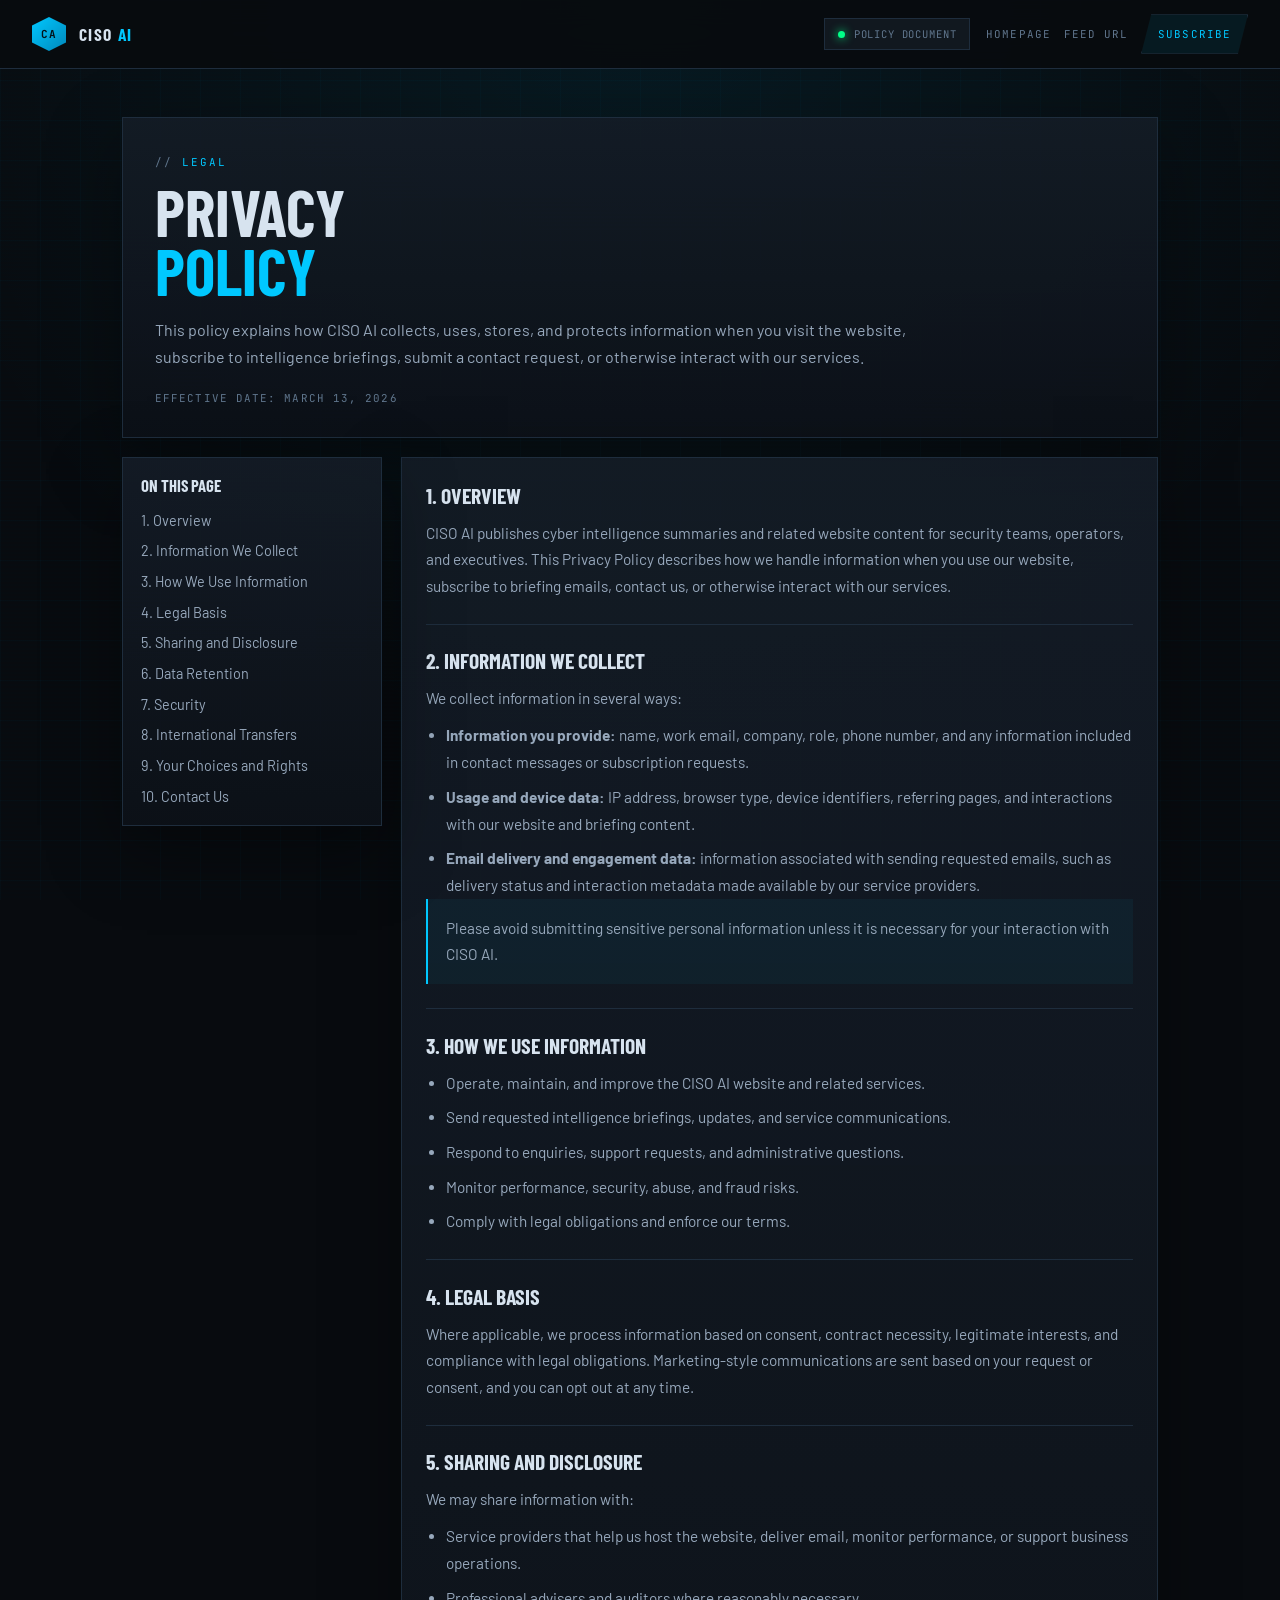
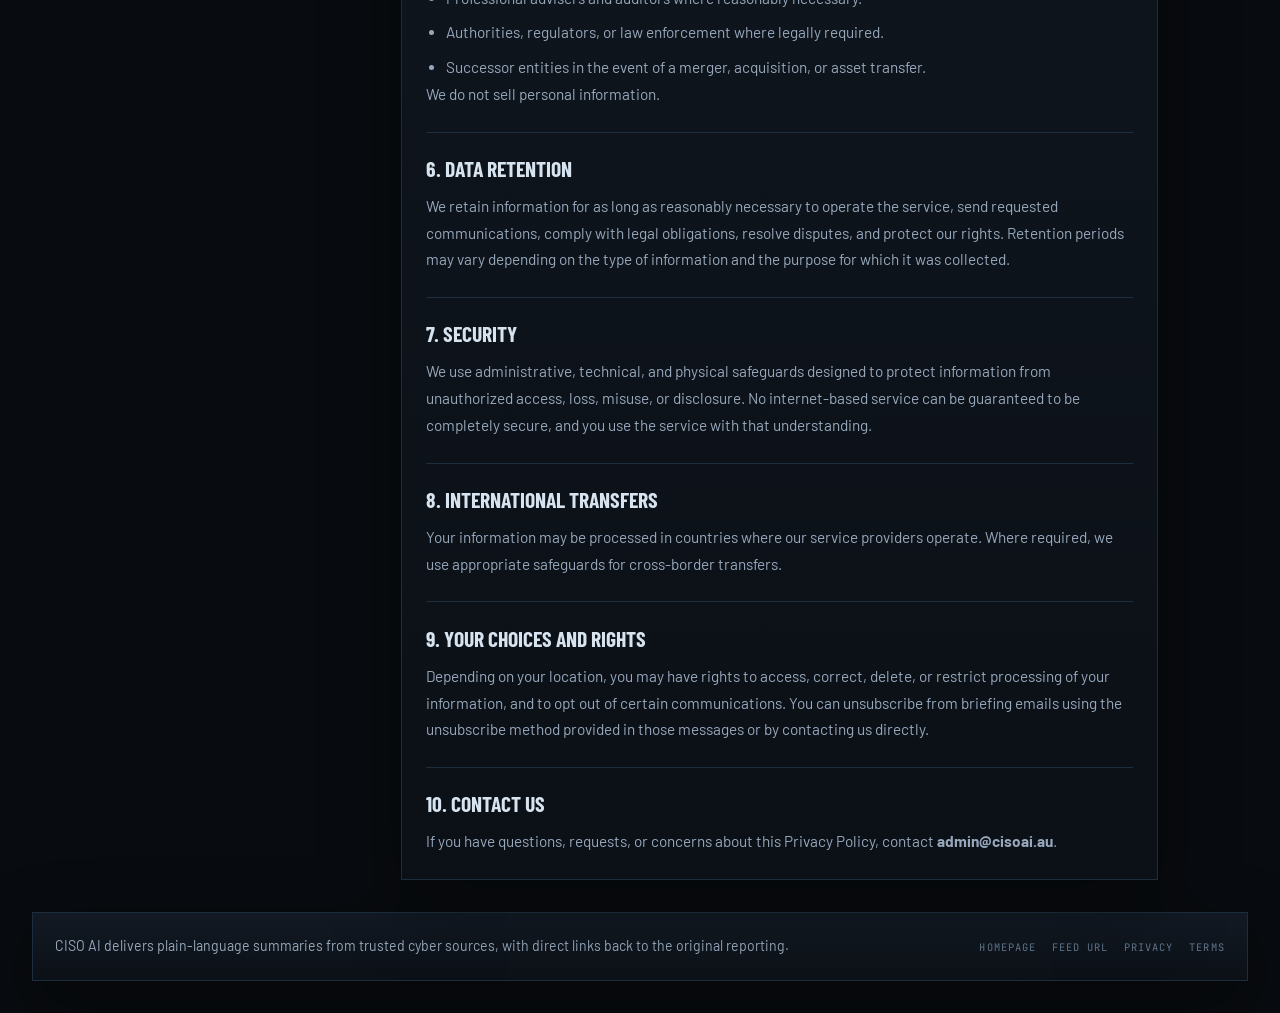
<file: privacy.html>
﻿<!DOCTYPE html>
<html lang="en" prefix="og: https://ogp.me/ns#">
<head>
  <meta charset="UTF-8">
  <meta name="viewport" content="width=device-width, initial-scale=1.0">
  <title>Privacy Policy | CISO AI</title>
  <meta name="description" content="How CISO AI collects, uses, stores, and protects information across its cyber intelligence website, briefing emails, and related services.">
  <meta name="robots" content="index, follow">
  <link rel="canonical" href="https://cisoai.au/privacy.html">

  <meta property="og:type" content="website">
  <meta property="og:site_name" content="CISO AI">
  <meta property="og:title" content="Privacy Policy | CISO AI">
  <meta property="og:description" content="Privacy terms for the CISO AI cyber intelligence website, briefing emails, and related services.">
  <meta property="og:url" content="https://cisoai.au/privacy.html">
  <meta property="og:image" content="https://cisoai.au/intel/og-image.png?v=20260313">
  <meta property="og:image:alt" content="CISO AI privacy policy">

  <meta name="twitter:card" content="summary_large_image">
  <meta name="twitter:title" content="Privacy Policy | CISO AI">
  <meta name="twitter:description" content="Privacy terms for the CISO AI cyber intelligence website, briefing emails, and related services.">
  <meta name="twitter:image" content="https://cisoai.au/intel/og-image.png?v=20260313">

  <meta name="theme-color" content="#080b0f">
  <link rel="icon" type="image/svg+xml" href="/favicon.svg">

  <link rel="preconnect" href="https://fonts.googleapis.com">
  <link rel="preconnect" href="https://fonts.gstatic.com" crossorigin>
  <link href="https://fonts.googleapis.com/css2?family=JetBrains+Mono:wght@400;500;700&family=Barlow+Condensed:wght@400;600;700;800&family=Barlow:wght@300;400;500;600&display=swap" rel="stylesheet">
  <link rel="stylesheet" href="/intel/news-experience.css?v=20260313">

  <style>
    .legal-page {
      max-width: 1100px;
      margin: 0 auto;
      padding: 3rem 2rem 2rem;
      position: relative;
      z-index: 2;
    }

    .legal-hero,
    .legal-content,
    .legal-sidebar {
      background: linear-gradient(180deg, rgba(20, 28, 38, 0.92), rgba(12, 17, 24, 0.96));
      border: 1px solid var(--border);
      box-shadow: var(--shadow);
    }

    .legal-hero {
      padding: 2rem;
      margin-bottom: 1.2rem;
    }

    .legal-eyebrow {
      display: inline-flex;
      align-items: center;
      gap: 0.55rem;
      color: var(--accent);
      font-family: var(--mono);
      font-size: 0.68rem;
      letter-spacing: 0.18em;
      text-transform: uppercase;
      margin-bottom: 0.9rem;
    }

    .legal-eyebrow::before {
      content: "//";
      color: var(--text-3);
    }

    .legal-title {
      font-family: var(--display);
      font-size: clamp(2.4rem, 5vw, 4rem);
      line-height: 0.92;
      text-transform: uppercase;
      margin-bottom: 0.9rem;
    }

    .legal-title span {
      display: block;
      color: var(--accent);
    }

    .legal-summary {
      max-width: 760px;
      color: var(--text-2);
      font-size: 1rem;
      line-height: 1.72;
    }

    .legal-meta {
      margin-top: 1.25rem;
      color: var(--text-3);
      font-family: var(--mono);
      font-size: 0.68rem;
      letter-spacing: 0.1em;
      text-transform: uppercase;
    }

    .legal-grid {
      display: grid;
      grid-template-columns: 260px minmax(0, 1fr);
      gap: 1.2rem;
      align-items: start;
    }

    .legal-sidebar {
      padding: 1.1rem;
      position: sticky;
      top: 92px;
    }

    .legal-sidebar h2 {
      font-family: var(--display);
      font-size: 1.05rem;
      text-transform: uppercase;
      margin-bottom: 0.9rem;
    }

    .legal-sidebar ul {
      list-style: none;
      display: grid;
      gap: 0.55rem;
    }

    .legal-sidebar a {
      color: var(--text-2);
      text-decoration: none;
      font-size: 0.9rem;
      line-height: 1.45;
    }

    .legal-sidebar a:hover {
      color: var(--accent);
    }

    .legal-content {
      padding: 1.5rem;
      display: grid;
      gap: 1.5rem;
    }

    .legal-section-block {
      border-top: 1px solid var(--border);
      padding-top: 1.4rem;
    }

    .legal-section-block:first-child {
      border-top: 0;
      padding-top: 0;
    }

    .legal-content h2 {
      font-family: var(--display);
      font-size: 1.35rem;
      text-transform: uppercase;
      margin-bottom: 0.75rem;
    }

    .legal-content p,
    .legal-content li {
      color: var(--text-2);
      font-size: 0.96rem;
      line-height: 1.74;
    }

    .legal-content ul {
      padding-left: 1.25rem;
      display: grid;
      gap: 0.5rem;
      margin-top: 0.65rem;
    }

    .legal-note {
      padding: 1rem 1.1rem;
      border-left: 2px solid var(--accent);
      background: rgba(0, 200, 255, 0.05);
    }

    @media (max-width: 900px) {
      .legal-grid {
        grid-template-columns: 1fr;
      }

      .legal-sidebar {
        position: static;
      }
    }

    @media (max-width: 720px) {
      .legal-page {
        padding-left: 1rem;
        padding-right: 1rem;
      }

      .legal-hero,
      .legal-content,
      .legal-sidebar {
        padding: 1.2rem;
      }
    }
  </style>
</head>
<body>
  <div class="site-shell">
    <header class="topbar">
      <div class="topbar-inner">
        <a href="/" class="logo" aria-label="CISO AI homepage">
          <div class="logo-mark">CA</div>
          <div class="logo-text">CISO <span>AI</span></div>
        </a>
        <div class="topbar-right">
          <div class="status-pill">
            <span class="status-dot" aria-hidden="true"></span>
            <span>Policy document</span>
          </div>
          <nav class="nav-actions" aria-label="Primary">
            <a class="nav-link" href="/">Homepage</a>
            <a class="nav-link" href="/intel/news.html">Feed URL</a>
            <a class="nav-cta" href="/#briefing-signup">Subscribe</a>
          </nav>
        </div>
      </div>
    </header>

    <main class="legal-page">
      <section class="legal-hero">
        <div class="legal-eyebrow">Legal</div>
        <h1 class="legal-title">Privacy <span>Policy</span></h1>
        <p class="legal-summary">
          This policy explains how CISO AI collects, uses, stores, and protects information when you visit the website, subscribe to intelligence briefings, submit a contact request, or otherwise interact with our services.
        </p>
        <div class="legal-meta">Effective date: March 13, 2026</div>
      </section>

      <div class="legal-grid">
        <aside class="legal-sidebar">
          <h2>On this page</h2>
          <ul>
            <li><a href="#overview">1. Overview</a></li>
            <li><a href="#collect">2. Information We Collect</a></li>
            <li><a href="#use">3. How We Use Information</a></li>
            <li><a href="#basis">4. Legal Basis</a></li>
            <li><a href="#share">5. Sharing and Disclosure</a></li>
            <li><a href="#retention">6. Data Retention</a></li>
            <li><a href="#security">7. Security</a></li>
            <li><a href="#transfers">8. International Transfers</a></li>
            <li><a href="#rights">9. Your Choices and Rights</a></li>
            <li><a href="#contact">10. Contact Us</a></li>
          </ul>
        </aside>

        <section class="legal-content">
          <div class="legal-section-block" id="overview">
            <h2>1. Overview</h2>
            <p>CISO AI publishes cyber intelligence summaries and related website content for security teams, operators, and executives. This Privacy Policy describes how we handle information when you use our website, subscribe to briefing emails, contact us, or otherwise interact with our services.</p>
          </div>

          <div class="legal-section-block" id="collect">
            <h2>2. Information We Collect</h2>
            <p>We collect information in several ways:</p>
            <ul>
              <li><strong>Information you provide:</strong> name, work email, company, role, phone number, and any information included in contact messages or subscription requests.</li>
              <li><strong>Usage and device data:</strong> IP address, browser type, device identifiers, referring pages, and interactions with our website and briefing content.</li>
              <li><strong>Email delivery and engagement data:</strong> information associated with sending requested emails, such as delivery status and interaction metadata made available by our service providers.</li>
            </ul>
            <p class="legal-note">Please avoid submitting sensitive personal information unless it is necessary for your interaction with CISO AI.</p>
          </div>

          <div class="legal-section-block" id="use">
            <h2>3. How We Use Information</h2>
            <ul>
              <li>Operate, maintain, and improve the CISO AI website and related services.</li>
              <li>Send requested intelligence briefings, updates, and service communications.</li>
              <li>Respond to enquiries, support requests, and administrative questions.</li>
              <li>Monitor performance, security, abuse, and fraud risks.</li>
              <li>Comply with legal obligations and enforce our terms.</li>
            </ul>
          </div>

          <div class="legal-section-block" id="basis">
            <h2>4. Legal Basis</h2>
            <p>Where applicable, we process information based on consent, contract necessity, legitimate interests, and compliance with legal obligations. Marketing-style communications are sent based on your request or consent, and you can opt out at any time.</p>
          </div>

          <div class="legal-section-block" id="share">
            <h2>5. Sharing and Disclosure</h2>
            <p>We may share information with:</p>
            <ul>
              <li>Service providers that help us host the website, deliver email, monitor performance, or support business operations.</li>
              <li>Professional advisers and auditors where reasonably necessary.</li>
              <li>Authorities, regulators, or law enforcement where legally required.</li>
              <li>Successor entities in the event of a merger, acquisition, or asset transfer.</li>
            </ul>
            <p>We do not sell personal information.</p>
          </div>

          <div class="legal-section-block" id="retention">
            <h2>6. Data Retention</h2>
            <p>We retain information for as long as reasonably necessary to operate the service, send requested communications, comply with legal obligations, resolve disputes, and protect our rights. Retention periods may vary depending on the type of information and the purpose for which it was collected.</p>
          </div>

          <div class="legal-section-block" id="security">
            <h2>7. Security</h2>
            <p>We use administrative, technical, and physical safeguards designed to protect information from unauthorized access, loss, misuse, or disclosure. No internet-based service can be guaranteed to be completely secure, and you use the service with that understanding.</p>
          </div>

          <div class="legal-section-block" id="transfers">
            <h2>8. International Transfers</h2>
            <p>Your information may be processed in countries where our service providers operate. Where required, we use appropriate safeguards for cross-border transfers.</p>
          </div>

          <div class="legal-section-block" id="rights">
            <h2>9. Your Choices and Rights</h2>
            <p>Depending on your location, you may have rights to access, correct, delete, or restrict processing of your information, and to opt out of certain communications. You can unsubscribe from briefing emails using the unsubscribe method provided in those messages or by contacting us directly.</p>
          </div>

          <div class="legal-section-block" id="contact">
            <h2>10. Contact Us</h2>
            <p>If you have questions, requests, or concerns about this Privacy Policy, contact <strong>admin@cisoai.au</strong>.</p>
          </div>
        </section>
      </div>
    </main>

    <footer class="footer">
      <div class="footer-card">
        <p class="footer-copy">CISO AI delivers plain-language summaries from trusted cyber sources, with direct links back to the original reporting.</p>
        <div class="footer-links">
          <a class="footer-link" href="/">Homepage</a>
          <a class="footer-link" href="/intel/news.html">Feed URL</a>
          <a class="footer-link" href="/privacy.html">Privacy</a>
          <a class="footer-link" href="/terms.html">Terms</a>
        </div>
      </div>
    </footer>
  </div>

  <script src="https://events-worker.nick-598.workers.dev/tracking.js" data-key="pub_4273db5dc845b0da08a28052205c929cf616a427c108ce0146d0fe26e11d2d7a" defer></script>
</body>
</html>
</file>
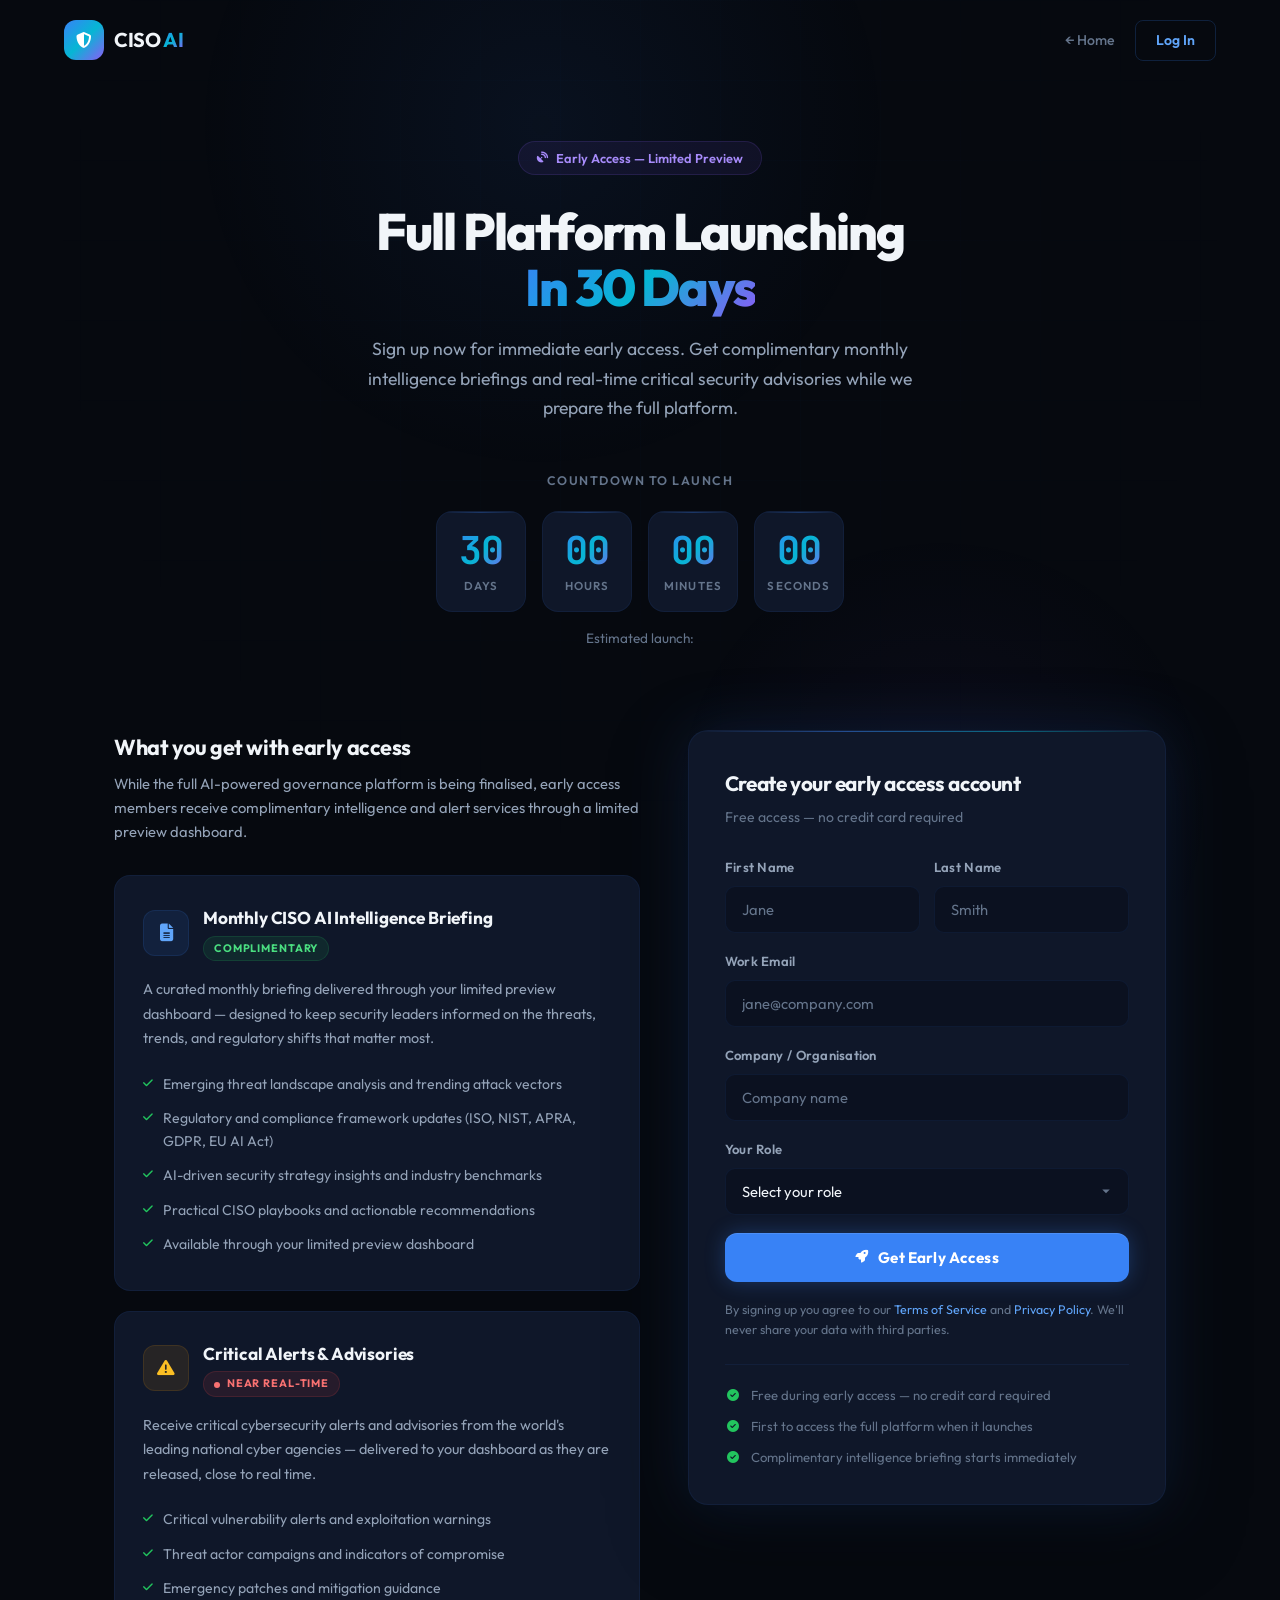
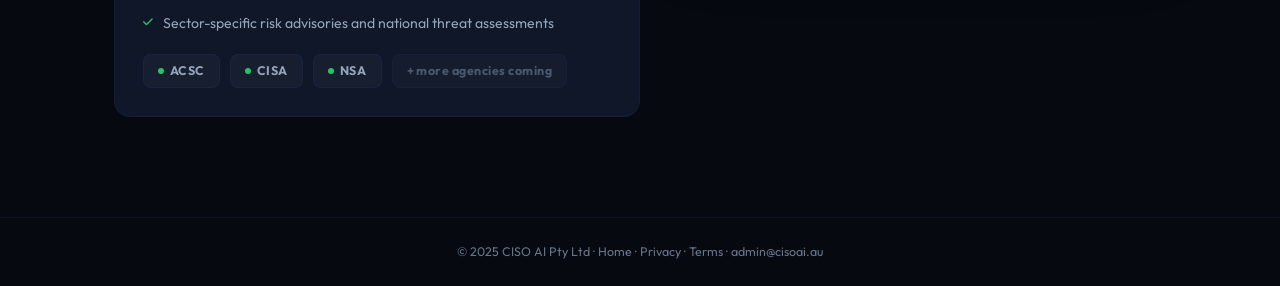
<file: signup.html>
<!DOCTYPE html>
<html lang="en">
<head>
    <!-- Google Tag Manager -->
    <script>(function(w,d,s,l,i){w[l]=w[l]||[];w[l].push({'gtm.start':
    new Date().getTime(),event:'gtm.js'});var f=d.getElementsByTagName(s)[0],
    j=d.createElement(s),dl=l!='dataLayer'?'&l='+l:'';j.async=true;j.src=
    'https://www.googletagmanager.com/gtm.js?id='+i+dl;f.parentNode.insertBefore(j,f);
    })(window,document,'script','dataLayer','GTM-NR3JRBT9');</script>
    <!-- End Google Tag Manager -->
    <meta charset="UTF-8">
    <meta name="viewport" content="width=device-width, initial-scale=1.0">
    <title>Sign Up — CISO AI Early Access</title>
    <meta name="description" content="Sign up for CISO AI early access. Get complimentary intelligence briefings and real-time security advisories while the full platform launches.">
    <meta name="author" content="CISO AI">
    <meta name="robots" content="noindex, follow">
    <link rel="canonical" href="https://cisoai.au/signup">

    <!-- Open Graph / Facebook / LinkedIn -->
    <meta property="og:site_name" content="CISO AI">
    <meta property="og:title" content="CISO AI — Early Access Signup">
    <meta property="og:description" content="Sign up for early access to CISO AI. Get complimentary intelligence briefings and real-time security advisories while the full platform launches.">
    <meta property="og:type" content="website">
    <meta property="og:url" content="https://cisoai.au/signup">
    <meta property="og:image" content="https://cisoai.au/og-image.png">
    <meta property="og:image:width" content="1200">
    <meta property="og:image:height" content="630">
    <meta property="og:image:alt" content="CISO AI — Early Access. AI-powered cybersecurity governance platform with shield logo and supported frameworks.">
    <meta property="og:locale" content="en_AU">

    <!-- Twitter / X -->
    <meta name="twitter:card" content="summary_large_image">
    <meta name="twitter:site" content="@cisoai_au">
    <meta name="twitter:creator" content="@cisoai_au">
    <meta name="twitter:title" content="CISO AI — Early Access Signup">
    <meta name="twitter:description" content="Get complimentary intelligence briefings and real-time security advisories while the full platform launches.">
    <meta name="twitter:image" content="https://cisoai.au/og-image.png">
    <meta name="twitter:image:alt" content="CISO AI — Early Access platform">

    <!-- Additional SEO -->
    <meta name="theme-color" content="#06090f">
    <meta name="application-name" content="CISO AI">
    <meta name="apple-mobile-web-app-title" content="CISO AI">

    <!-- Structured Data (JSON-LD) -->
    <script type="application/ld+json">
    {
        "@context": "https://schema.org",
        "@type": "SoftwareApplication",
        "name": "CISO AI",
        "alternateName": "CISO AI — Cyber Intelligence & Strategic Insights",
        "url": "https://cisoai.au",
        "description": "AI-powered cybersecurity governance platform for CISOs. Risk dashboards, compliance automation, and board-ready reporting across major security frameworks.",
        "applicationCategory": "SecurityApplication",
        "operatingSystem": "Web",
        "image": "https://cisoai.au/og-image.png",
        "offers": {
            "@type": "Offer",
            "price": "0",
            "priceCurrency": "AUD",
            "description": "Free during early access"
        },
        "creator": {
            "@type": "Organization",
            "name": "CISO AI",
            "url": "https://cisoai.au",
            "logo": "https://cisoai.au/og-image.png",
            "sameAs": [
                "https://www.linkedin.com/company/cisoai",
                "https://x.com/cisoai_au",
                "https://github.com/cisoai"
            ],
            "address": {
                "@type": "PostalAddress",
                "addressLocality": "Sydney",
                "addressCountry": "AU"
            }
        },
        "keywords": ["CISO", "cybersecurity governance", "AI", "risk management", "compliance automation", "ISO 27001", "SOC 2", "NIST CSF", "APRA CPS 234", "GDPR", "EU AI Act", "board reporting"]
    }
    </script>
    <link rel="icon" type="image/svg+xml" href="./favicon.svg">
    <link rel="icon" type="image/png" sizes="32x32" href="./favicon-32x32.png">
    <link rel="apple-touch-icon" sizes="180x180" href="./apple-touch-icon.png">
    <link rel="preconnect" href="https://fonts.googleapis.com">
    <link rel="preconnect" href="https://fonts.gstatic.com" crossorigin>
    <link href="https://fonts.googleapis.com/css2?family=Outfit:wght@300;400;500;600;700;800;900&family=JetBrains+Mono:wght@400;500;600&display=swap" rel="stylesheet">
    <link rel="stylesheet" href="https://cdnjs.cloudflare.com/ajax/libs/font-awesome/6.5.1/css/all.min.css">
    <style>
        :root {
            --bg-primary: #06090f;
            --bg-secondary: #0b1120;
            --bg-card: #0f1729;
            --bg-card-hover: #141e33;
            --border-subtle: rgba(56, 130, 246, 0.08);
            --border-glow: rgba(56, 130, 246, 0.25);
            --accent-blue: #3882f6;
            --accent-cyan: #06b6d4;
            --accent-electric: #60a5fa;
            --accent-purple: #8b5cf6;
            --accent-silver: #94a3b8;
            --text-primary: #f1f5f9;
            --text-secondary: #94a3b8;
            --text-muted: #64748b;
            --gradient-hero: linear-gradient(135deg, #3882f6 0%, #06b6d4 50%, #8b5cf6 100%);
            --glow-blue: 0 0 60px rgba(56, 130, 246, 0.15);
        }

        *, *::before, *::after { margin: 0; padding: 0; box-sizing: border-box; }
        html { -webkit-font-smoothing: antialiased; -moz-osx-font-smoothing: grayscale; scroll-behavior: smooth; }

        body {
            font-family: 'Outfit', sans-serif;
            background-color: var(--bg-primary);
            color: var(--text-primary);
            line-height: 1.6;
            min-height: 100vh;
            overflow-x: hidden;
        }

        /* ─── AMBIENT BACKGROUND ─── */
        .ambient-bg {
            position: fixed; inset: 0; z-index: 0; pointer-events: none; overflow: hidden;
        }
        .ambient-bg::before {
            content: '';
            position: absolute; top: -25%; left: 15%;
            width: 700px; height: 700px;
            background: radial-gradient(circle, rgba(56, 130, 246, 0.07) 0%, transparent 70%);
            animation: drift1 25s ease-in-out infinite;
        }
        .ambient-bg::after {
            content: '';
            position: absolute; bottom: -20%; right: 5%;
            width: 550px; height: 550px;
            background: radial-gradient(circle, rgba(139, 92, 246, 0.05) 0%, transparent 70%);
            animation: drift2 30s ease-in-out infinite;
        }
        @keyframes drift1 { 0%, 100% { transform: translate(0, 0); } 50% { transform: translate(80px, 60px); } }
        @keyframes drift2 { 0%, 100% { transform: translate(0, 0); } 50% { transform: translate(-60px, -40px); } }

        .grid-overlay {
            position: fixed; inset: 0; z-index: 0; pointer-events: none;
            background-image:
                linear-gradient(rgba(56, 130, 246, 0.015) 1px, transparent 1px),
                linear-gradient(90deg, rgba(56, 130, 246, 0.015) 1px, transparent 1px);
            background-size: 80px 80px;
            mask-image: radial-gradient(ellipse at 50% 30%, black 20%, transparent 70%);
        }

        /* ─── LAYOUT ─── */
        .wrapper {
            position: relative;
            z-index: 1;
        }

        /* ─── HEADER BAR ─── */
        .top-bar {
            padding: 20px 24px;
            display: flex;
            align-items: center;
            justify-content: space-between;
            max-width: 1200px;
            margin: 0 auto;
        }
        .top-brand a {
            display: inline-flex;
            align-items: center;
            gap: 10px;
            text-decoration: none;
        }
        .tb-icon {
            width: 40px; height: 40px;
            background: var(--gradient-hero);
            border-radius: 12px;
            display: flex;
            align-items: center;
            justify-content: center;
            font-size: 1rem;
            color: #fff;
        }
        .tb-text {
            font-weight: 700;
            font-size: 1.25rem;
            letter-spacing: -0.02em;
            color: var(--text-primary);
        }
        .tb-text span {
            background: var(--gradient-hero);
            -webkit-background-clip: text;
            -webkit-text-fill-color: transparent;
            background-clip: text;
        }
        .top-links {
            display: flex;
            align-items: center;
            gap: 20px;
        }
        .top-links a {
            color: var(--text-muted);
            text-decoration: none;
            font-size: 0.88rem;
            font-weight: 500;
            transition: color 0.25s;
        }
        .top-links a:hover { color: var(--text-primary); }
        .top-links .login-link {
            color: var(--accent-electric);
            border: 1px solid rgba(56, 130, 246, 0.2);
            padding: 8px 20px;
            border-radius: 8px;
            font-weight: 600;
        }
        .top-links .login-link:hover {
            background: rgba(56, 130, 246, 0.06);
            border-color: rgba(56, 130, 246, 0.35);
        }

        /* ─── HERO / COUNTDOWN SECTION ─── */
        .hero-section {
            text-align: center;
            padding: 60px 24px 40px;
            max-width: 800px;
            margin: 0 auto;
        }
        .launch-badge {
            display: inline-flex;
            align-items: center;
            gap: 8px;
            background: rgba(139, 92, 246, 0.08);
            border: 1px solid rgba(139, 92, 246, 0.15);
            padding: 6px 18px;
            border-radius: 100px;
            font-size: 0.8rem;
            font-weight: 600;
            color: #a78bfa;
            margin-bottom: 28px;
            animation: fadeInUp 0.6s ease-out;
        }
        .launch-badge i { font-size: 0.7rem; }

        .hero-heading {
            font-size: clamp(2.2rem, 4.5vw, 3.2rem);
            font-weight: 800;
            letter-spacing: -0.035em;
            line-height: 1.1;
            margin-bottom: 18px;
            animation: fadeInUp 0.6s ease-out 0.1s both;
        }
        .hero-heading .gradient-text {
            background: var(--gradient-hero);
            -webkit-background-clip: text;
            -webkit-text-fill-color: transparent;
            background-clip: text;
        }
        .hero-description {
            font-size: 1.1rem;
            color: var(--text-secondary);
            line-height: 1.7;
            max-width: 580px;
            margin: 0 auto 48px;
            animation: fadeInUp 0.6s ease-out 0.2s both;
        }

        /* ─── COUNTDOWN TIMER ─── */
        .countdown-container {
            animation: fadeInUp 0.6s ease-out 0.3s both;
            margin-bottom: 16px;
        }
        .countdown-label {
            font-size: 0.78rem;
            font-weight: 600;
            letter-spacing: 0.12em;
            text-transform: uppercase;
            color: var(--text-muted);
            margin-bottom: 20px;
        }
        .countdown-grid {
            display: flex;
            justify-content: center;
            gap: 16px;
        }
        .countdown-unit {
            background: var(--bg-card);
            border: 1px solid var(--border-subtle);
            border-radius: 16px;
            padding: 20px 12px 16px;
            min-width: 90px;
            position: relative;
            overflow: hidden;
        }
        .countdown-unit::before {
            content: '';
            position: absolute;
            top: 0; left: 0; right: 0;
            height: 1px;
            background: linear-gradient(90deg, transparent, var(--accent-blue), transparent);
            opacity: 0.3;
        }
        .countdown-value {
            font-family: 'JetBrains Mono', monospace;
            font-size: 2.4rem;
            font-weight: 700;
            letter-spacing: -0.02em;
            background: var(--gradient-hero);
            -webkit-background-clip: text;
            -webkit-text-fill-color: transparent;
            background-clip: text;
            line-height: 1;
            margin-bottom: 6px;
        }
        .countdown-suffix {
            font-size: 0.72rem;
            font-weight: 600;
            letter-spacing: 0.1em;
            text-transform: uppercase;
            color: var(--text-muted);
        }

        .launch-date-note {
            font-size: 0.85rem;
            color: var(--text-muted);
            margin-top: 16px;
            animation: fadeInUp 0.6s ease-out 0.4s both;
        }
        .launch-date-note strong {
            color: var(--text-secondary);
        }

        /* ─── MAIN CONTENT AREA ─── */
        .content-section {
            max-width: 1100px;
            margin: 0 auto;
            padding: 40px 24px 80px;
            display: grid;
            grid-template-columns: 1.1fr 1fr;
            gap: 48px;
            align-items: start;
        }

        /* ─── EARLY ACCESS BENEFITS ─── */
        .benefits-column {
            animation: fadeInUp 0.6s ease-out 0.4s both;
        }

        .benefits-heading {
            font-size: 1.35rem;
            font-weight: 700;
            letter-spacing: -0.02em;
            margin-bottom: 8px;
        }
        .benefits-subtext {
            font-size: 0.92rem;
            color: var(--text-secondary);
            margin-bottom: 32px;
            line-height: 1.6;
        }

        .benefit-card {
            background: var(--bg-card);
            border: 1px solid var(--border-subtle);
            border-radius: 16px;
            padding: 28px;
            margin-bottom: 20px;
            position: relative;
            overflow: hidden;
            transition: border-color 0.3s, transform 0.3s;
        }
        .benefit-card:hover {
            border-color: var(--border-glow);
            transform: translateY(-2px);
        }
        .benefit-card::before {
            content: '';
            position: absolute;
            top: 0; left: 0; right: 0;
            height: 1px;
            background: linear-gradient(90deg, transparent, var(--accent-blue), transparent);
            opacity: 0;
            transition: opacity 0.3s;
        }
        .benefit-card:hover::before { opacity: 0.4; }

        .bc-header {
            display: flex;
            align-items: center;
            gap: 14px;
            margin-bottom: 16px;
        }
        .bc-icon {
            width: 46px; height: 46px;
            border-radius: 12px;
            display: flex;
            align-items: center;
            justify-content: center;
            font-size: 1.1rem;
            flex-shrink: 0;
        }
        .bc-icon.blue {
            background: rgba(56, 130, 246, 0.1);
            color: var(--accent-electric);
            border: 1px solid rgba(56, 130, 246, 0.12);
        }
        .bc-icon.amber {
            background: rgba(245, 158, 11, 0.1);
            color: #fbbf24;
            border: 1px solid rgba(245, 158, 11, 0.12);
        }
        .bc-title {
            font-size: 1.08rem;
            font-weight: 700;
            letter-spacing: -0.01em;
        }
        .bc-tag {
            display: inline-block;
            font-size: 0.68rem;
            font-weight: 700;
            letter-spacing: 0.08em;
            text-transform: uppercase;
            padding: 3px 10px;
            border-radius: 100px;
            margin-top: 4px;
        }
        .bc-tag.free {
            background: rgba(34, 197, 94, 0.1);
            color: #4ade80;
            border: 1px solid rgba(34, 197, 94, 0.15);
        }
        .bc-tag.live {
            background: rgba(239, 68, 68, 0.1);
            color: #f87171;
            border: 1px solid rgba(239, 68, 68, 0.15);
        }

        .bc-body {
            font-size: 0.9rem;
            color: var(--text-secondary);
            line-height: 1.7;
            margin-bottom: 16px;
        }

        .bc-features {
            list-style: none;
        }
        .bc-features li {
            display: flex;
            align-items: flex-start;
            gap: 10px;
            padding: 6px 0;
            font-size: 0.88rem;
            color: var(--text-secondary);
        }
        .bc-features li i {
            color: #22c55e;
            font-size: 0.7rem;
            margin-top: 5px;
            flex-shrink: 0;
        }

        .agency-badges {
            display: flex;
            gap: 10px;
            flex-wrap: wrap;
            margin-top: 14px;
        }
        .agency-badge {
            display: inline-flex;
            align-items: center;
            gap: 6px;
            background: rgba(255, 255, 255, 0.03);
            border: 1px solid var(--border-subtle);
            padding: 6px 14px;
            border-radius: 8px;
            font-size: 0.78rem;
            font-weight: 700;
            color: var(--text-secondary);
            letter-spacing: 0.04em;
        }
        .agency-badge .dot {
            width: 6px; height: 6px;
            border-radius: 50%;
            background: #22c55e;
            animation: pulse-dot 2s ease-in-out infinite;
        }
        @keyframes pulse-dot {
            0%, 100% { opacity: 1; }
            50% { opacity: 0.3; }
        }

        /* ─── SIGNUP FORM COLUMN ─── */
        .signup-column {
            animation: fadeInUp 0.6s ease-out 0.5s both;
        }

        .signup-card {
            background: var(--bg-card);
            border: 1px solid var(--border-subtle);
            border-radius: 20px;
            padding: 36px;
            position: relative;
            overflow: hidden;
            box-shadow: var(--glow-blue), 0 25px 80px rgba(0, 0, 0, 0.4);
        }
        .signup-card::before {
            content: '';
            position: absolute;
            top: 0; left: 0; right: 0;
            height: 1px;
            background: linear-gradient(90deg, transparent, var(--accent-blue), var(--accent-cyan), transparent);
            opacity: 0.5;
        }

        .signup-heading {
            font-size: 1.3rem;
            font-weight: 700;
            letter-spacing: -0.02em;
            margin-bottom: 6px;
        }
        .signup-subtext {
            font-size: 0.88rem;
            color: var(--text-muted);
            margin-bottom: 28px;
        }

        .form-group {
            margin-bottom: 18px;
        }
        .form-label {
            display: block;
            font-size: 0.82rem;
            font-weight: 600;
            color: var(--text-secondary);
            margin-bottom: 8px;
            letter-spacing: 0.02em;
        }
        .form-input, .form-select {
            width: 100%;
            padding: 13px 16px;
            background: var(--bg-secondary);
            border: 1px solid var(--border-subtle);
            border-radius: 10px;
            color: var(--text-primary);
            font-family: 'Outfit', sans-serif;
            font-size: 0.92rem;
            outline: none;
            transition: border-color 0.3s, box-shadow 0.3s;
            -webkit-appearance: none;
        }
        .form-input:focus, .form-select:focus {
            border-color: var(--accent-blue);
            box-shadow: 0 0 0 3px rgba(56, 130, 246, 0.1);
        }
        .form-input::placeholder {
            color: var(--text-muted);
        }
        .form-select {
            cursor: pointer;
            background-image: url("data:image/svg+xml,%3Csvg xmlns='http://www.w3.org/2000/svg' width='12' height='12' fill='%2364748b' viewBox='0 0 16 16'%3E%3Cpath d='M8 11L3 6h10l-5 5z'/%3E%3C/svg%3E");
            background-repeat: no-repeat;
            background-position: right 16px center;
            padding-right: 40px;
        }
        .form-select option {
            background: var(--bg-secondary);
            color: var(--text-primary);
        }

        .form-row-2 {
            display: grid;
            grid-template-columns: 1fr 1fr;
            gap: 14px;
        }

        .signup-btn {
            display: flex;
            align-items: center;
            justify-content: center;
            gap: 10px;
            width: 100%;
            padding: 15px 24px;
            border-radius: 12px;
            font-family: 'Outfit', sans-serif;
            font-weight: 700;
            font-size: 0.95rem;
            border: none;
            background: var(--accent-blue);
            color: #fff;
            cursor: pointer;
            transition: all 0.3s cubic-bezier(0.16, 1, 0.3, 1);
            box-shadow: 0 0 20px rgba(56, 130, 246, 0.3), inset 0 1px 0 rgba(255,255,255,0.1);
            letter-spacing: 0.01em;
            margin-top: 8px;
        }
        .signup-btn:hover {
            background: #4d93f7;
            box-shadow: 0 0 30px rgba(56, 130, 246, 0.45), inset 0 1px 0 rgba(255,255,255,0.15);
            transform: translateY(-1px);
        }
        .signup-btn:active {
            transform: translateY(0);
        }
        .signup-btn:disabled {
            opacity: 0.6;
            cursor: not-allowed;
            transform: none;
        }
        .signup-btn i {
            font-size: 0.8rem;
        }

        .form-consent {
            margin-top: 18px;
            font-size: 0.78rem;
            color: var(--text-muted);
            line-height: 1.6;
        }
        .form-consent a {
            color: var(--accent-electric);
            text-decoration: none;
        }
        .form-consent a:hover {
            text-decoration: underline;
        }

        .signup-trust {
            margin-top: 24px;
            padding-top: 20px;
            border-top: 1px solid var(--border-subtle);
            display: flex;
            flex-direction: column;
            gap: 10px;
        }
        .trust-item {
            display: flex;
            align-items: center;
            gap: 10px;
            font-size: 0.82rem;
            color: var(--text-muted);
        }
        .trust-item i {
            color: #22c55e;
            font-size: 0.75rem;
            width: 16px;
            text-align: center;
        }

        /* ─── TOAST ─── */
        .toast {
            position: fixed;
            bottom: 24px;
            right: 24px;
            background: var(--bg-card);
            border: 1px solid var(--border-glow);
            border-radius: 12px;
            padding: 16px 24px;
            display: flex;
            align-items: center;
            gap: 12px;
            box-shadow: 0 10px 40px rgba(0,0,0,0.5);
            transform: translateY(120%);
            opacity: 0;
            transition: all 0.4s cubic-bezier(0.16, 1, 0.3, 1);
            z-index: 9999;
        }
        .toast.show {
            transform: translateY(0);
            opacity: 1;
        }
        .toast-icon { color: #22c55e; font-size: 1.2rem; }
        .toast-message { font-size: 0.88rem; font-weight: 500; }

        /* ─── FOOTER ─── */
        .page-footer {
            text-align: center;
            padding: 24px;
            border-top: 1px solid var(--border-subtle);
        }
        .page-footer p {
            font-size: 0.78rem;
            color: var(--text-muted);
        }
        .page-footer a {
            color: var(--text-muted);
            text-decoration: none;
        }
        .page-footer a:hover {
            color: var(--accent-electric);
        }

        /* ─── ANIMATIONS ─── */
        @keyframes fadeInUp {
            from { opacity: 0; transform: translateY(24px); }
            to { opacity: 1; transform: translateY(0); }
        }

        /* ─── RESPONSIVE ─── */
        @media (max-width: 900px) {
            .content-section {
                grid-template-columns: 1fr;
                gap: 40px;
            }
            .hero-section {
                padding-top: 40px;
            }
        }
        @media (max-width: 520px) {
            .countdown-grid { gap: 10px; }
            .countdown-unit { min-width: 72px; padding: 16px 8px 12px; }
            .countdown-value { font-size: 1.8rem; }
            .form-row-2 { grid-template-columns: 1fr; }
            .signup-card { padding: 28px 22px; }
            .top-links span { display: none; }
        }
    </style>
</head>
<body>
    <!-- Google Tag Manager (noscript) -->
    <noscript><iframe src="https://www.googletagmanager.com/ns.html?id=GTM-NR3JRBT9"
    height="0" width="0" style="display:none;visibility:hidden"></iframe></noscript>
    <!-- End Google Tag Manager (noscript) -->

<div class="ambient-bg"></div>
<div class="grid-overlay"></div>

<div class="wrapper">

<!-- ─── TOP BAR ─── -->
<div class="top-bar">
    <div class="top-brand">
        <a href="./index.html">
            <div class="tb-icon"><i class="fas fa-shield-halved"></i></div>
            <div class="tb-text">CISO <span>AI</span></div>
        </a>
    </div>
    <div class="top-links">
        <a href="./index.html"><span>← </span>Home</a>
        <a href="./login.html" class="login-link">Log In</a>
    </div>
</div>

<!-- ─── HERO & COUNTDOWN ─── -->
<div class="hero-section">
    <div class="launch-badge">
        <i class="fas fa-satellite-dish"></i>
        Early Access — Limited Preview
    </div>
    <h1 class="hero-heading">
        Full Platform Launching<br>
        <span class="gradient-text">In 30 Days</span>
    </h1>
    <p class="hero-description">
        Sign up now for immediate early access. Get complimentary monthly intelligence briefings and real-time critical security advisories while we prepare the full platform.
    </p>

    <!-- Countdown Timer -->
    <div class="countdown-container">
        <div class="countdown-label">Countdown to Launch</div>
        <div class="countdown-grid">
            <div class="countdown-unit">
                <div class="countdown-value" id="cd-days">30</div>
                <div class="countdown-suffix">Days</div>
            </div>
            <div class="countdown-unit">
                <div class="countdown-value" id="cd-hours">00</div>
                <div class="countdown-suffix">Hours</div>
            </div>
            <div class="countdown-unit">
                <div class="countdown-value" id="cd-minutes">00</div>
                <div class="countdown-suffix">Minutes</div>
            </div>
            <div class="countdown-unit">
                <div class="countdown-value" id="cd-seconds">00</div>
                <div class="countdown-suffix">Seconds</div>
            </div>
        </div>
    </div>
    <p class="launch-date-note">Estimated launch: <strong id="launch-date-text"></strong></p>
</div>

<!-- ─── MAIN CONTENT ─── -->
<div class="content-section">

    <!-- LEFT: What You Get -->
    <div class="benefits-column">
        <h2 class="benefits-heading">What you get with early access</h2>
        <p class="benefits-subtext">While the full AI-powered governance platform is being finalised, early access members receive complimentary intelligence and alert services through a limited preview dashboard.</p>

        <!-- Benefit 1: Intelligence Briefing -->
        <div class="benefit-card">
            <div class="bc-header">
                <div class="bc-icon blue"><i class="fas fa-file-lines"></i></div>
                <div>
                    <div class="bc-title">Monthly CISO AI Intelligence Briefing</div>
                    <div class="bc-tag free">Complimentary</div>
                </div>
            </div>
            <div class="bc-body">
                A curated monthly briefing delivered through your limited preview dashboard — designed to keep security leaders informed on the threats, trends, and regulatory shifts that matter most.
            </div>
            <ul class="bc-features">
                <li><i class="fas fa-check"></i> Emerging threat landscape analysis and trending attack vectors</li>
                <li><i class="fas fa-check"></i> Regulatory and compliance framework updates (ISO, NIST, APRA, GDPR, EU AI Act)</li>
                <li><i class="fas fa-check"></i> AI-driven security strategy insights and industry benchmarks</li>
                <li><i class="fas fa-check"></i> Practical CISO playbooks and actionable recommendations</li>
                <li><i class="fas fa-check"></i> Available through your limited preview dashboard</li>
            </ul>
        </div>

        <!-- Benefit 2: Critical Alerts -->
        <div class="benefit-card">
            <div class="bc-header">
                <div class="bc-icon amber"><i class="fas fa-triangle-exclamation"></i></div>
                <div>
                    <div class="bc-title">Critical Alerts &amp; Advisories</div>
                    <div class="bc-tag live"><span class="dot" style="display:inline-block;width:6px;height:6px;border-radius:50%;background:#f87171;margin-right:4px;animation:pulse-dot 2s ease-in-out infinite;vertical-align:middle;"></span> Near Real-Time</div>
                </div>
            </div>
            <div class="bc-body">
                Receive critical cybersecurity alerts and advisories from the world's leading national cyber agencies — delivered to your dashboard as they are released, close to real time.
            </div>
            <ul class="bc-features">
                <li><i class="fas fa-check"></i> Critical vulnerability alerts and exploitation warnings</li>
                <li><i class="fas fa-check"></i> Threat actor campaigns and indicators of compromise</li>
                <li><i class="fas fa-check"></i> Emergency patches and mitigation guidance</li>
                <li><i class="fas fa-check"></i> Sector-specific risk advisories and national threat assessments</li>
            </ul>
            <div class="agency-badges">
                <div class="agency-badge">
                    <span class="dot"></span>
                    ACSC
                </div>
                <div class="agency-badge">
                    <span class="dot"></span>
                    CISA
                </div>
                <div class="agency-badge">
                    <span class="dot"></span>
                    NSA
                </div>
                <div class="agency-badge" style="color: var(--text-muted); opacity: 0.7;">
                    + more agencies coming
                </div>
            </div>
        </div>
    </div>

    <!-- RIGHT: Signup Form -->
    <div class="signup-column">
        <div class="signup-card">
            <h2 class="signup-heading">Create your early access account</h2>
            <p class="signup-subtext">Free access — no credit card required</p>

            <form id="signupForm" onsubmit="handleSignup(event)">
                <div class="form-row-2">
                    <div class="form-group">
                        <label class="form-label" for="firstName">First Name</label>
                        <input type="text" id="firstName" class="form-input" placeholder="Jane" required>
                    </div>
                    <div class="form-group">
                        <label class="form-label" for="lastName">Last Name</label>
                        <input type="text" id="lastName" class="form-input" placeholder="Smith" required>
                    </div>
                </div>
                <div class="form-group">
                    <label class="form-label" for="signupEmail">Work Email</label>
                    <input type="email" id="signupEmail" class="form-input" placeholder="jane@company.com" required>
                </div>
                <div class="form-group">
                    <label class="form-label" for="company">Company / Organisation</label>
                    <input type="text" id="company" class="form-input" placeholder="Company name">
                </div>
                <div class="form-group">
                    <label class="form-label" for="role">Your Role</label>
                    <select id="role" class="form-select">
                        <option value="" disabled selected>Select your role</option>
                        <option value="ciso">CISO / Head of Security</option>
                        <option value="vciso">vCISO / Security Consultant</option>
                        <option value="grc">GRC Manager / Analyst</option>
                        <option value="it-director">IT Director / Manager</option>
                        <option value="security-engineer">Security Engineer / Architect</option>
                        <option value="cto-cio">CTO / CIO</option>
                        <option value="compliance">Compliance Officer</option>
                        <option value="other">Other</option>
                    </select>
                </div>

                <button type="submit" class="signup-btn" id="signupBtn">
                    <i class="fas fa-rocket"></i> Get Early Access
                </button>
            </form>

            <p class="form-consent">
                By signing up you agree to our <a href="https://cisoai.au/terms.html">Terms of Service</a> and <a href="https://cisoai.au/privacy.html">Privacy Policy</a>. We'll never share your data with third parties.
            </p>

            <div class="signup-trust">
                <div class="trust-item">
                    <i class="fas fa-check-circle"></i>
                    Free during early access — no credit card required
                </div>
                <div class="trust-item">
                    <i class="fas fa-check-circle"></i>
                    First to access the full platform when it launches
                </div>
                <div class="trust-item">
                    <i class="fas fa-check-circle"></i>
                    Complimentary intelligence briefing starts immediately
                </div>
            </div>
        </div>
    </div>

</div><!-- /content-section -->

<!-- ─── FOOTER ─── -->
<div class="page-footer">
    <p>© 2025 CISO AI Pty Ltd · <a href="./index.html">Home</a> · <a href="https://cisoai.au/privacy.html">Privacy</a> · <a href="https://cisoai.au/terms.html">Terms</a> · <a href="mailto:admin@cisoai.au">admin@cisoai.au</a></p>
</div>

</div><!-- /wrapper -->

<!-- Toast -->
<div class="toast" id="toast">
    <div class="toast-icon"><i class="fas fa-check-circle"></i></div>
    <div class="toast-message" id="toastMessage">Welcome aboard!</div>
</div>

<script>
// ─── COUNTDOWN TIMER ───
(function() {
    // Set launch date to 30 days from now (calculated once on page load)
    var now = new Date();
    var launchDate = new Date(now.getTime() + 30 * 24 * 60 * 60 * 1000);

    // Display the estimated launch date
    var options = { year: 'numeric', month: 'long', day: 'numeric' };
    document.getElementById('launch-date-text').textContent = launchDate.toLocaleDateString('en-AU', options);

    function updateCountdown() {
        var now = new Date().getTime();
        var distance = launchDate.getTime() - now;

        if (distance <= 0) {
            document.getElementById('cd-days').textContent = '00';
            document.getElementById('cd-hours').textContent = '00';
            document.getElementById('cd-minutes').textContent = '00';
            document.getElementById('cd-seconds').textContent = '00';
            return;
        }

        var days = Math.floor(distance / (1000 * 60 * 60 * 24));
        var hours = Math.floor((distance % (1000 * 60 * 60 * 24)) / (1000 * 60 * 60));
        var minutes = Math.floor((distance % (1000 * 60 * 60)) / (1000 * 60));
        var seconds = Math.floor((distance % (1000 * 60)) / 1000);

        document.getElementById('cd-days').textContent = days < 10 ? '0' + days : days;
        document.getElementById('cd-hours').textContent = hours < 10 ? '0' + hours : hours;
        document.getElementById('cd-minutes').textContent = minutes < 10 ? '0' + minutes : minutes;
        document.getElementById('cd-seconds').textContent = seconds < 10 ? '0' + seconds : seconds;
    }

    updateCountdown();
    setInterval(updateCountdown, 1000);
})();

// ─── TOAST ───
function showToast(message) {
    var toast = document.getElementById('toast');
    document.getElementById('toastMessage').textContent = message;
    toast.classList.add('show');
    setTimeout(function() { toast.classList.remove('show'); }, 4500);
}

// ─── EMAIL SENDER ───
var EMAIL_API_URL = '/api/send';
var FROM_EMAIL = 'admin@cisoai.au';
var ADMIN_INBOX = 'admin@cisoai.au';

function sendEmail(options) {
    var body = { to: options.to, subject: options.subject, message: options.message, contentType: options.contentType || 'HTML' };
    if (options.fromEmail) body.fromEmail = options.fromEmail;
    return fetch(EMAIL_API_URL, {
        method: 'POST',
        headers: { 'Content-Type': 'application/json' },
        body: JSON.stringify(body)
    }).then(function(response) {
        return response.json().then(function(data) {
            if (!response.ok || !data || !data.success) {
                throw new Error((data && data.error) || 'Email service returned ' + response.status);
            }
            return data;
        });
    });
}

function emailWrap(bodyContent) {
    return '<!DOCTYPE html><html><head><meta charset="utf-8"><meta name="viewport" content="width=device-width,initial-scale=1"></head>'
        + '<body>'
        + '<table role="presentation" width="100%" cellpadding="0" cellspacing="0" style="background-color:#f0f2f5;padding:32px 16px;">'
        + '<tr><td align="center">'
        + '<table role="presentation" width="600" cellpadding="0" cellspacing="0" style="max-width:600px;width:100%;background:#ffffff;border-radius:12px;overflow:hidden;box-shadow:0 2px 8px rgba(0,0,0,0.08);">'
        + '<tr><td style="background:linear-gradient(135deg,#0a1628 0%,#142244 100%);padding:28px 32px;text-align:center;">'
        + '<h1 style="margin:0;font-size:22px;font-weight:700;letter-spacing:-0.02em;">'
        + '<span style="color:#94a3b8;">CISO</span> <span style="color:#60a5fa;">AI</span></h1>'
        + '<p style="margin:4px 0 0;font-size:11px;letter-spacing:0.1em;color:#64748b;text-transform:uppercase;">Cyber Intelligence &bull; Strategic Insights</p>'
        + '</td></tr>'
        + '<tr><td style="padding:32px;">' + bodyContent + '</td></tr>'
        + '<tr><td style="background:#f8fafc;padding:20px 32px;border-top:1px solid #e2e8f0;text-align:center;">'
        + '<p style="margin:0;font-size:12px;color:#94a3b8;">CISO AI Pty Ltd &bull; Sydney, Australia</p>'
        + '<p style="margin:6px 0 0;font-size:12px;"><a href="https://cisoai.au" style="color:#3882f6;text-decoration:none;">cisoai.au</a> &bull; <a href="https://app.cisoai.au" style="color:#3882f6;text-decoration:none;">app.cisoai.au</a></p>'
        + '</td></tr></table></td></tr></table>
</body></html>';
}

// ─── SIGNUP HANDLER ───
function handleSignup(e) {
    e.preventDefault();
    var form = e.target;
    var btn = document.getElementById('signupBtn');
    var originalText = btn.innerHTML;

    btn.innerHTML = '<i class="fas fa-spinner fa-spin"></i> Creating account...';
    btn.disabled = true;

    var firstName = document.getElementById('firstName').value.trim();
    var lastName = document.getElementById('lastName').value.trim();
    var email = document.getElementById('signupEmail').value.trim();
    var company = document.getElementById('company').value.trim();
    var roleSelect = document.getElementById('role');
    var role = roleSelect.options[roleSelect.selectedIndex] ? roleSelect.options[roleSelect.selectedIndex].text : 'Not specified';
    if (roleSelect.value === '') role = 'Not specified';
    var now = new Date().toLocaleString('en-AU', { dateStyle: 'full', timeStyle: 'short', timeZone: 'Australia/Sydney' });

    // 1) Notify admin
    var adminPromise = sendEmail({
        to: ADMIN_INBOX,
        fromEmail: FROM_EMAIL,
        subject: 'New Early Access Signup: ' + firstName + ' ' + lastName + (company ? ' (' + company + ')' : ''),
        contentType: 'HTML',
        message: emailWrap(
            '<h2 style="margin:0 0 4px;font-size:20px;color:#0f172a;">New Early Access Registration</h2>'
            + '<p style="margin:0 0 24px;font-size:13px;color:#64748b;">' + now + '</p>'
            + '<table role="presentation" width="100%" cellpadding="0" cellspacing="0" style="font-size:14px;color:#334155;">'
            + '<tr><td style="padding:10px 12px;background:#f8fafc;font-weight:600;width:120px;border-bottom:1px solid #e2e8f0;">Name</td>'
            + '<td style="padding:10px 12px;background:#f8fafc;border-bottom:1px solid #e2e8f0;">' + firstName + ' ' + lastName + '</td></tr>'
            + '<tr><td style="padding:10px 12px;font-weight:600;border-bottom:1px solid #e2e8f0;">Email</td>'
            + '<td style="padding:10px 12px;border-bottom:1px solid #e2e8f0;"><a href="mailto:' + email + '" style="color:#3882f6;">' + email + '</a></td></tr>'
            + '<tr><td style="padding:10px 12px;background:#f8fafc;font-weight:600;border-bottom:1px solid #e2e8f0;">Company</td>'
            + '<td style="padding:10px 12px;background:#f8fafc;border-bottom:1px solid #e2e8f0;">' + (company || '<span style="color:#94a3b8;">Not provided</span>') + '</td></tr>'
            + '<tr><td style="padding:10px 12px;font-weight:600;">Role</td>'
            + '<td style="padding:10px 12px;">' + role + '</td></tr></table>'
        )
    });

    // 2) Welcome email to user
    var userPromise = sendEmail({
        to: email,
        fromEmail: FROM_EMAIL,
        subject: 'Welcome to CISO AI Early Access',
        contentType: 'HTML',
        message: emailWrap(
            '<h2 style="margin:0 0 16px;font-size:20px;color:#0f172a;">Welcome aboard, ' + firstName + '!</h2>'
            + '<p style="margin:0 0 16px;font-size:15px;color:#334155;line-height:1.6;">'
            + 'You\'re now registered for CISO AI early access. Here\'s what you can expect:</p>'
            + '<div style="margin:20px 0;padding:20px;background:#f0f7ff;border-radius:10px;border-left:4px solid #3882f6;">'
            + '<p style="margin:0 0 12px;font-size:14px;color:#1e40af;font-weight:600;">Your Early Access Includes:</p>'
            + '<ul style="margin:0;padding-left:18px;font-size:14px;color:#334155;line-height:1.8;">'
            + '<li>Complimentary monthly CISO AI Intelligence Briefing</li>'
            + '<li>Near real-time critical alerts from ACSC, CISA &amp; NSA</li>'
            + '<li>Access to your limited preview dashboard</li>'
            + '<li>First access when the full platform launches</li></ul></div>'
            + '<p style="margin:0 0 24px;font-size:15px;color:#334155;line-height:1.6;">'
            + 'We\'ll notify you as soon as your preview dashboard is ready, and again when the full platform goes live.</p>'
            + '<div style="text-align:center;margin:28px 0;">'
            + '<a href="https://cisoai.au" style="display:inline-block;background:#3882f6;color:#ffffff;text-decoration:none;padding:14px 32px;border-radius:8px;font-weight:600;font-size:15px;">'
            + 'Visit CISO AI &rarr;</a></div>'
            + '<p style="margin:24px 0 0;font-size:13px;color:#64748b;line-height:1.5;">'
            + 'Questions? Reply to this email or reach us at admin@cisoai.au</p>'
        )
    });

    Promise.all([adminPromise, userPromise]).then(function() {
        window.dataLayer = window.dataLayer || [];
        window.dataLayer.push({
            event: 'ao_event',
            ao: {
                version: '1.0',
                event_name: 'lead_signup',
                event_id: (window.crypto && crypto.randomUUID ? crypto.randomUUID() : (String(Date.now()) + '-' + Math.random().toString(16).slice(2))),
                event_time: Math.floor(Date.now() / 1000),
                page: {
                    url: location.href,
                    path: location.pathname,
                    referrer: document.referrer || ''
                }
            }
        });
        showToast('Welcome to CISO AI! Check your inbox for confirmation.');
        form.reset();
    }).catch(function(err) {
        console.error('Signup error:', err);
        showToast('Something went wrong. Please email admin@cisoai.au directly.');
    }).finally(function() {
        btn.innerHTML = originalText;
        btn.disabled = false;
    });
}
</script>


  <!-- Ads Optimiser Integrity Tracking (external) -->
  <script src="https://events-worker.nick-598.workers.dev/tracking.js" data-key="pub_4273db5dc845b0da08a28052205c929cf616a427c108ce0146d0fe26e11d2d7a" defer></script>
</body>
</html>
</file>
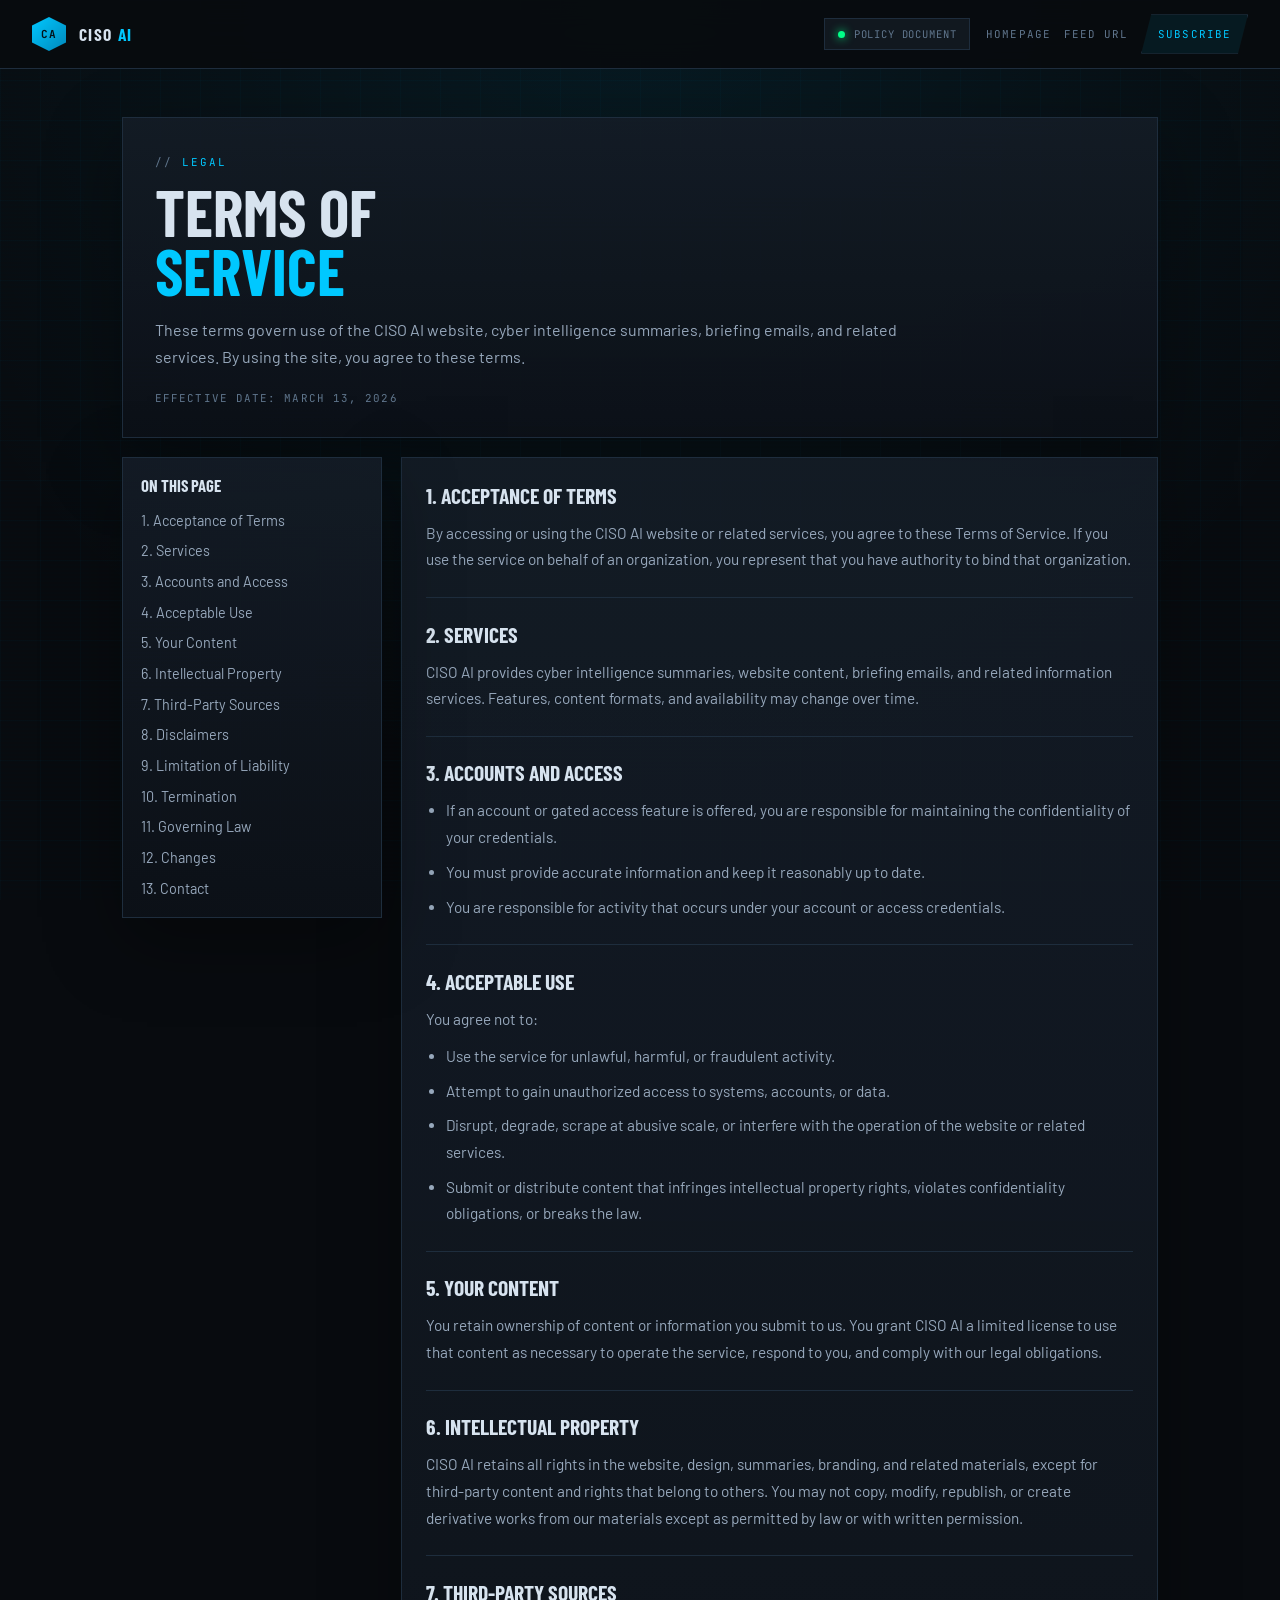
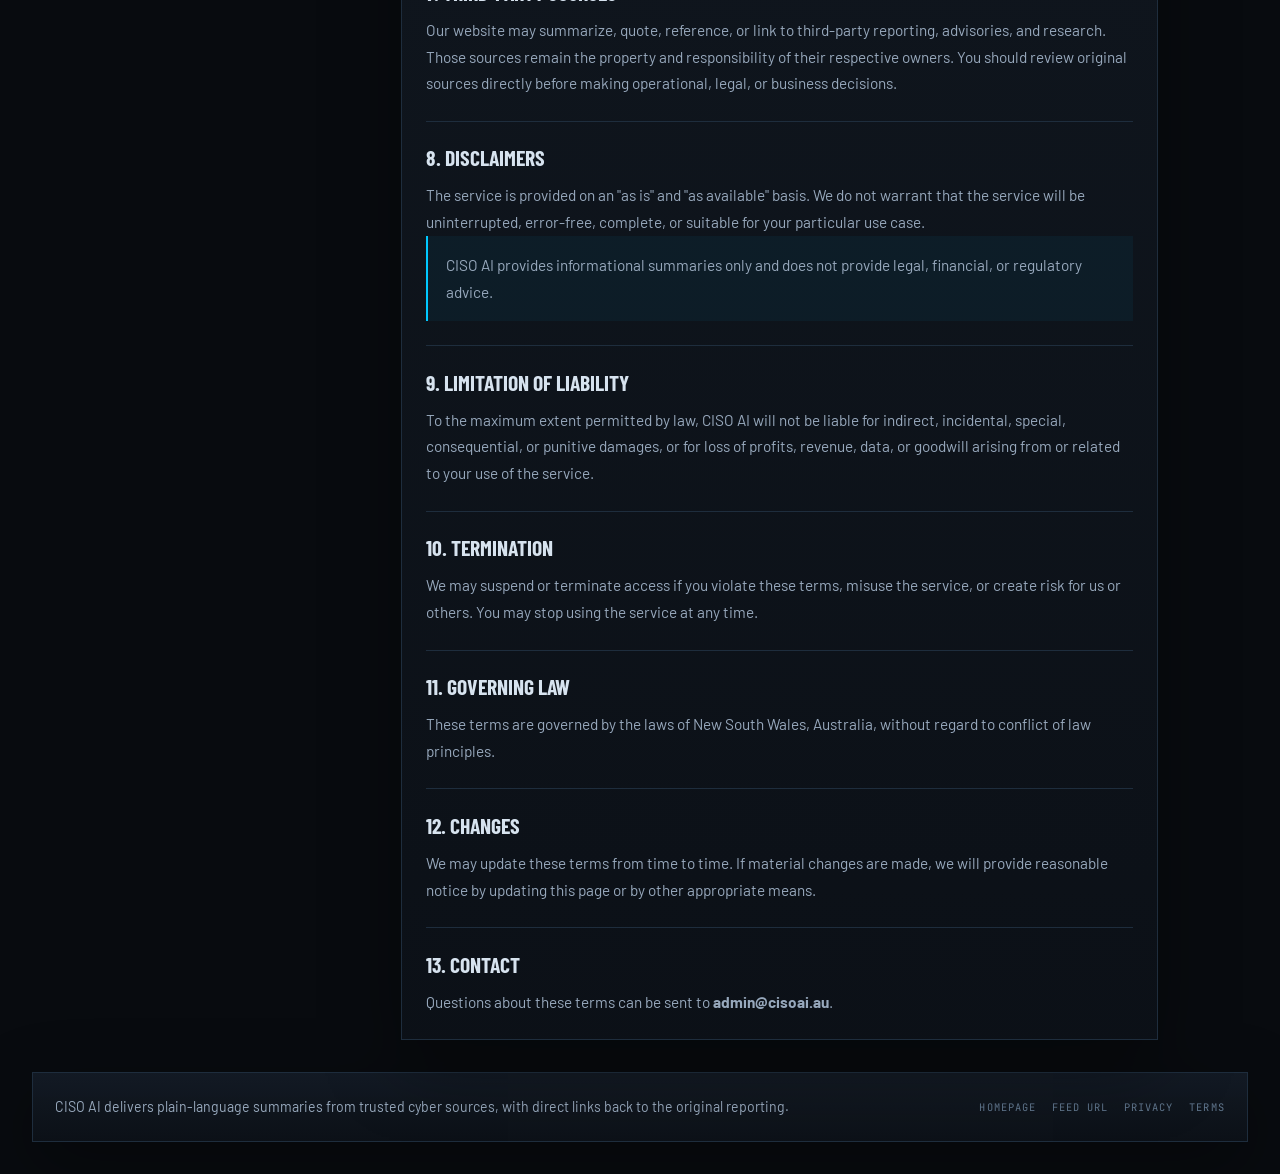
<file: terms.html>
﻿<!DOCTYPE html>
<html lang="en" prefix="og: https://ogp.me/ns#">
<head>
  <meta charset="UTF-8">
  <meta name="viewport" content="width=device-width, initial-scale=1.0">
  <title>Terms of Service | CISO AI</title>
  <meta name="description" content="Terms governing use of the CISO AI cyber intelligence website, briefing emails, and related services.">
  <meta name="robots" content="index, follow">
  <link rel="canonical" href="https://cisoai.au/terms.html">

  <meta property="og:type" content="website">
  <meta property="og:site_name" content="CISO AI">
  <meta property="og:title" content="Terms of Service | CISO AI">
  <meta property="og:description" content="Terms governing use of the CISO AI cyber intelligence website, briefing emails, and related services.">
  <meta property="og:url" content="https://cisoai.au/terms.html">
  <meta property="og:image" content="https://cisoai.au/intel/og-image.png?v=20260313">
  <meta property="og:image:alt" content="CISO AI terms of service">

  <meta name="twitter:card" content="summary_large_image">
  <meta name="twitter:title" content="Terms of Service | CISO AI">
  <meta name="twitter:description" content="Terms governing use of the CISO AI cyber intelligence website, briefing emails, and related services.">
  <meta name="twitter:image" content="https://cisoai.au/intel/og-image.png?v=20260313">

  <meta name="theme-color" content="#080b0f">
  <link rel="icon" type="image/svg+xml" href="/favicon.svg">

  <link rel="preconnect" href="https://fonts.googleapis.com">
  <link rel="preconnect" href="https://fonts.gstatic.com" crossorigin>
  <link href="https://fonts.googleapis.com/css2?family=JetBrains+Mono:wght@400;500;700&family=Barlow+Condensed:wght@400;600;700;800&family=Barlow:wght@300;400;500;600&display=swap" rel="stylesheet">
  <link rel="stylesheet" href="/intel/news-experience.css?v=20260313">

  <style>
    .legal-page {
      max-width: 1100px;
      margin: 0 auto;
      padding: 3rem 2rem 2rem;
      position: relative;
      z-index: 2;
    }

    .legal-hero,
    .legal-content,
    .legal-sidebar {
      background: linear-gradient(180deg, rgba(20, 28, 38, 0.92), rgba(12, 17, 24, 0.96));
      border: 1px solid var(--border);
      box-shadow: var(--shadow);
    }

    .legal-hero {
      padding: 2rem;
      margin-bottom: 1.2rem;
    }

    .legal-eyebrow {
      display: inline-flex;
      align-items: center;
      gap: 0.55rem;
      color: var(--accent);
      font-family: var(--mono);
      font-size: 0.68rem;
      letter-spacing: 0.18em;
      text-transform: uppercase;
      margin-bottom: 0.9rem;
    }

    .legal-eyebrow::before {
      content: "//";
      color: var(--text-3);
    }

    .legal-title {
      font-family: var(--display);
      font-size: clamp(2.4rem, 5vw, 4rem);
      line-height: 0.92;
      text-transform: uppercase;
      margin-bottom: 0.9rem;
    }

    .legal-title span {
      display: block;
      color: var(--accent);
    }

    .legal-summary {
      max-width: 760px;
      color: var(--text-2);
      font-size: 1rem;
      line-height: 1.72;
    }

    .legal-meta {
      margin-top: 1.25rem;
      color: var(--text-3);
      font-family: var(--mono);
      font-size: 0.68rem;
      letter-spacing: 0.1em;
      text-transform: uppercase;
    }

    .legal-grid {
      display: grid;
      grid-template-columns: 260px minmax(0, 1fr);
      gap: 1.2rem;
      align-items: start;
    }

    .legal-sidebar {
      padding: 1.1rem;
      position: sticky;
      top: 92px;
    }

    .legal-sidebar h2 {
      font-family: var(--display);
      font-size: 1.05rem;
      text-transform: uppercase;
      margin-bottom: 0.9rem;
    }

    .legal-sidebar ul {
      list-style: none;
      display: grid;
      gap: 0.55rem;
    }

    .legal-sidebar a {
      color: var(--text-2);
      text-decoration: none;
      font-size: 0.9rem;
      line-height: 1.45;
    }

    .legal-sidebar a:hover {
      color: var(--accent);
    }

    .legal-content {
      padding: 1.5rem;
      display: grid;
      gap: 1.5rem;
    }

    .legal-section-block {
      border-top: 1px solid var(--border);
      padding-top: 1.4rem;
    }

    .legal-section-block:first-child {
      border-top: 0;
      padding-top: 0;
    }

    .legal-content h2 {
      font-family: var(--display);
      font-size: 1.35rem;
      text-transform: uppercase;
      margin-bottom: 0.75rem;
    }

    .legal-content p,
    .legal-content li {
      color: var(--text-2);
      font-size: 0.96rem;
      line-height: 1.74;
    }

    .legal-content ul {
      padding-left: 1.25rem;
      display: grid;
      gap: 0.5rem;
      margin-top: 0.65rem;
    }

    .legal-note {
      padding: 1rem 1.1rem;
      border-left: 2px solid var(--accent);
      background: rgba(0, 200, 255, 0.05);
    }

    @media (max-width: 900px) {
      .legal-grid {
        grid-template-columns: 1fr;
      }

      .legal-sidebar {
        position: static;
      }
    }

    @media (max-width: 720px) {
      .legal-page {
        padding-left: 1rem;
        padding-right: 1rem;
      }

      .legal-hero,
      .legal-content,
      .legal-sidebar {
        padding: 1.2rem;
      }
    }
  </style>
</head>
<body>
  <div class="site-shell">
    <header class="topbar">
      <div class="topbar-inner">
        <a href="/" class="logo" aria-label="CISO AI homepage">
          <div class="logo-mark">CA</div>
          <div class="logo-text">CISO <span>AI</span></div>
        </a>
        <div class="topbar-right">
          <div class="status-pill">
            <span class="status-dot" aria-hidden="true"></span>
            <span>Policy document</span>
          </div>
          <nav class="nav-actions" aria-label="Primary">
            <a class="nav-link" href="/">Homepage</a>
            <a class="nav-link" href="/intel/news.html">Feed URL</a>
            <a class="nav-cta" href="/#briefing-signup">Subscribe</a>
          </nav>
        </div>
      </div>
    </header>

    <main class="legal-page">
      <section class="legal-hero">
        <div class="legal-eyebrow">Legal</div>
        <h1 class="legal-title">Terms of <span>Service</span></h1>
        <p class="legal-summary">
          These terms govern use of the CISO AI website, cyber intelligence summaries, briefing emails, and related services. By using the site, you agree to these terms.
        </p>
        <div class="legal-meta">Effective date: March 13, 2026</div>
      </section>

      <div class="legal-grid">
        <aside class="legal-sidebar">
          <h2>On this page</h2>
          <ul>
            <li><a href="#acceptance">1. Acceptance of Terms</a></li>
            <li><a href="#services">2. Services</a></li>
            <li><a href="#accounts">3. Accounts and Access</a></li>
            <li><a href="#use">4. Acceptable Use</a></li>
            <li><a href="#content">5. Your Content</a></li>
            <li><a href="#ip">6. Intellectual Property</a></li>
            <li><a href="#sources">7. Third-Party Sources</a></li>
            <li><a href="#disclaimers">8. Disclaimers</a></li>
            <li><a href="#liability">9. Limitation of Liability</a></li>
            <li><a href="#termination">10. Termination</a></li>
            <li><a href="#law">11. Governing Law</a></li>
            <li><a href="#changes">12. Changes</a></li>
            <li><a href="#contact">13. Contact</a></li>
          </ul>
        </aside>

        <section class="legal-content">
          <div class="legal-section-block" id="acceptance">
            <h2>1. Acceptance of Terms</h2>
            <p>By accessing or using the CISO AI website or related services, you agree to these Terms of Service. If you use the service on behalf of an organization, you represent that you have authority to bind that organization.</p>
          </div>

          <div class="legal-section-block" id="services">
            <h2>2. Services</h2>
            <p>CISO AI provides cyber intelligence summaries, website content, briefing emails, and related information services. Features, content formats, and availability may change over time.</p>
          </div>

          <div class="legal-section-block" id="accounts">
            <h2>3. Accounts and Access</h2>
            <ul>
              <li>If an account or gated access feature is offered, you are responsible for maintaining the confidentiality of your credentials.</li>
              <li>You must provide accurate information and keep it reasonably up to date.</li>
              <li>You are responsible for activity that occurs under your account or access credentials.</li>
            </ul>
          </div>

          <div class="legal-section-block" id="use">
            <h2>4. Acceptable Use</h2>
            <p>You agree not to:</p>
            <ul>
              <li>Use the service for unlawful, harmful, or fraudulent activity.</li>
              <li>Attempt to gain unauthorized access to systems, accounts, or data.</li>
              <li>Disrupt, degrade, scrape at abusive scale, or interfere with the operation of the website or related services.</li>
              <li>Submit or distribute content that infringes intellectual property rights, violates confidentiality obligations, or breaks the law.</li>
            </ul>
          </div>

          <div class="legal-section-block" id="content">
            <h2>5. Your Content</h2>
            <p>You retain ownership of content or information you submit to us. You grant CISO AI a limited license to use that content as necessary to operate the service, respond to you, and comply with our legal obligations.</p>
          </div>

          <div class="legal-section-block" id="ip">
            <h2>6. Intellectual Property</h2>
            <p>CISO AI retains all rights in the website, design, summaries, branding, and related materials, except for third-party content and rights that belong to others. You may not copy, modify, republish, or create derivative works from our materials except as permitted by law or with written permission.</p>
          </div>

          <div class="legal-section-block" id="sources">
            <h2>7. Third-Party Sources</h2>
            <p>Our website may summarize, quote, reference, or link to third-party reporting, advisories, and research. Those sources remain the property and responsibility of their respective owners. You should review original sources directly before making operational, legal, or business decisions.</p>
          </div>

          <div class="legal-section-block" id="disclaimers">
            <h2>8. Disclaimers</h2>
            <p>The service is provided on an "as is" and "as available" basis. We do not warrant that the service will be uninterrupted, error-free, complete, or suitable for your particular use case.</p>
            <p class="legal-note">CISO AI provides informational summaries only and does not provide legal, financial, or regulatory advice.</p>
          </div>

          <div class="legal-section-block" id="liability">
            <h2>9. Limitation of Liability</h2>
            <p>To the maximum extent permitted by law, CISO AI will not be liable for indirect, incidental, special, consequential, or punitive damages, or for loss of profits, revenue, data, or goodwill arising from or related to your use of the service.</p>
          </div>

          <div class="legal-section-block" id="termination">
            <h2>10. Termination</h2>
            <p>We may suspend or terminate access if you violate these terms, misuse the service, or create risk for us or others. You may stop using the service at any time.</p>
          </div>

          <div class="legal-section-block" id="law">
            <h2>11. Governing Law</h2>
            <p>These terms are governed by the laws of New South Wales, Australia, without regard to conflict of law principles.</p>
          </div>

          <div class="legal-section-block" id="changes">
            <h2>12. Changes</h2>
            <p>We may update these terms from time to time. If material changes are made, we will provide reasonable notice by updating this page or by other appropriate means.</p>
          </div>

          <div class="legal-section-block" id="contact">
            <h2>13. Contact</h2>
            <p>Questions about these terms can be sent to <strong>admin@cisoai.au</strong>.</p>
          </div>
        </section>
      </div>
    </main>

    <footer class="footer">
      <div class="footer-card">
        <p class="footer-copy">CISO AI delivers plain-language summaries from trusted cyber sources, with direct links back to the original reporting.</p>
        <div class="footer-links">
          <a class="footer-link" href="/">Homepage</a>
          <a class="footer-link" href="/intel/news.html">Feed URL</a>
          <a class="footer-link" href="/privacy.html">Privacy</a>
          <a class="footer-link" href="/terms.html">Terms</a>
        </div>
      </div>
    </footer>
  </div>

  <script src="https://events-worker.nick-598.workers.dev/tracking.js" data-key="pub_4273db5dc845b0da08a28052205c929cf616a427c108ce0146d0fe26e11d2d7a" defer></script>
</body>
</html>
</file>
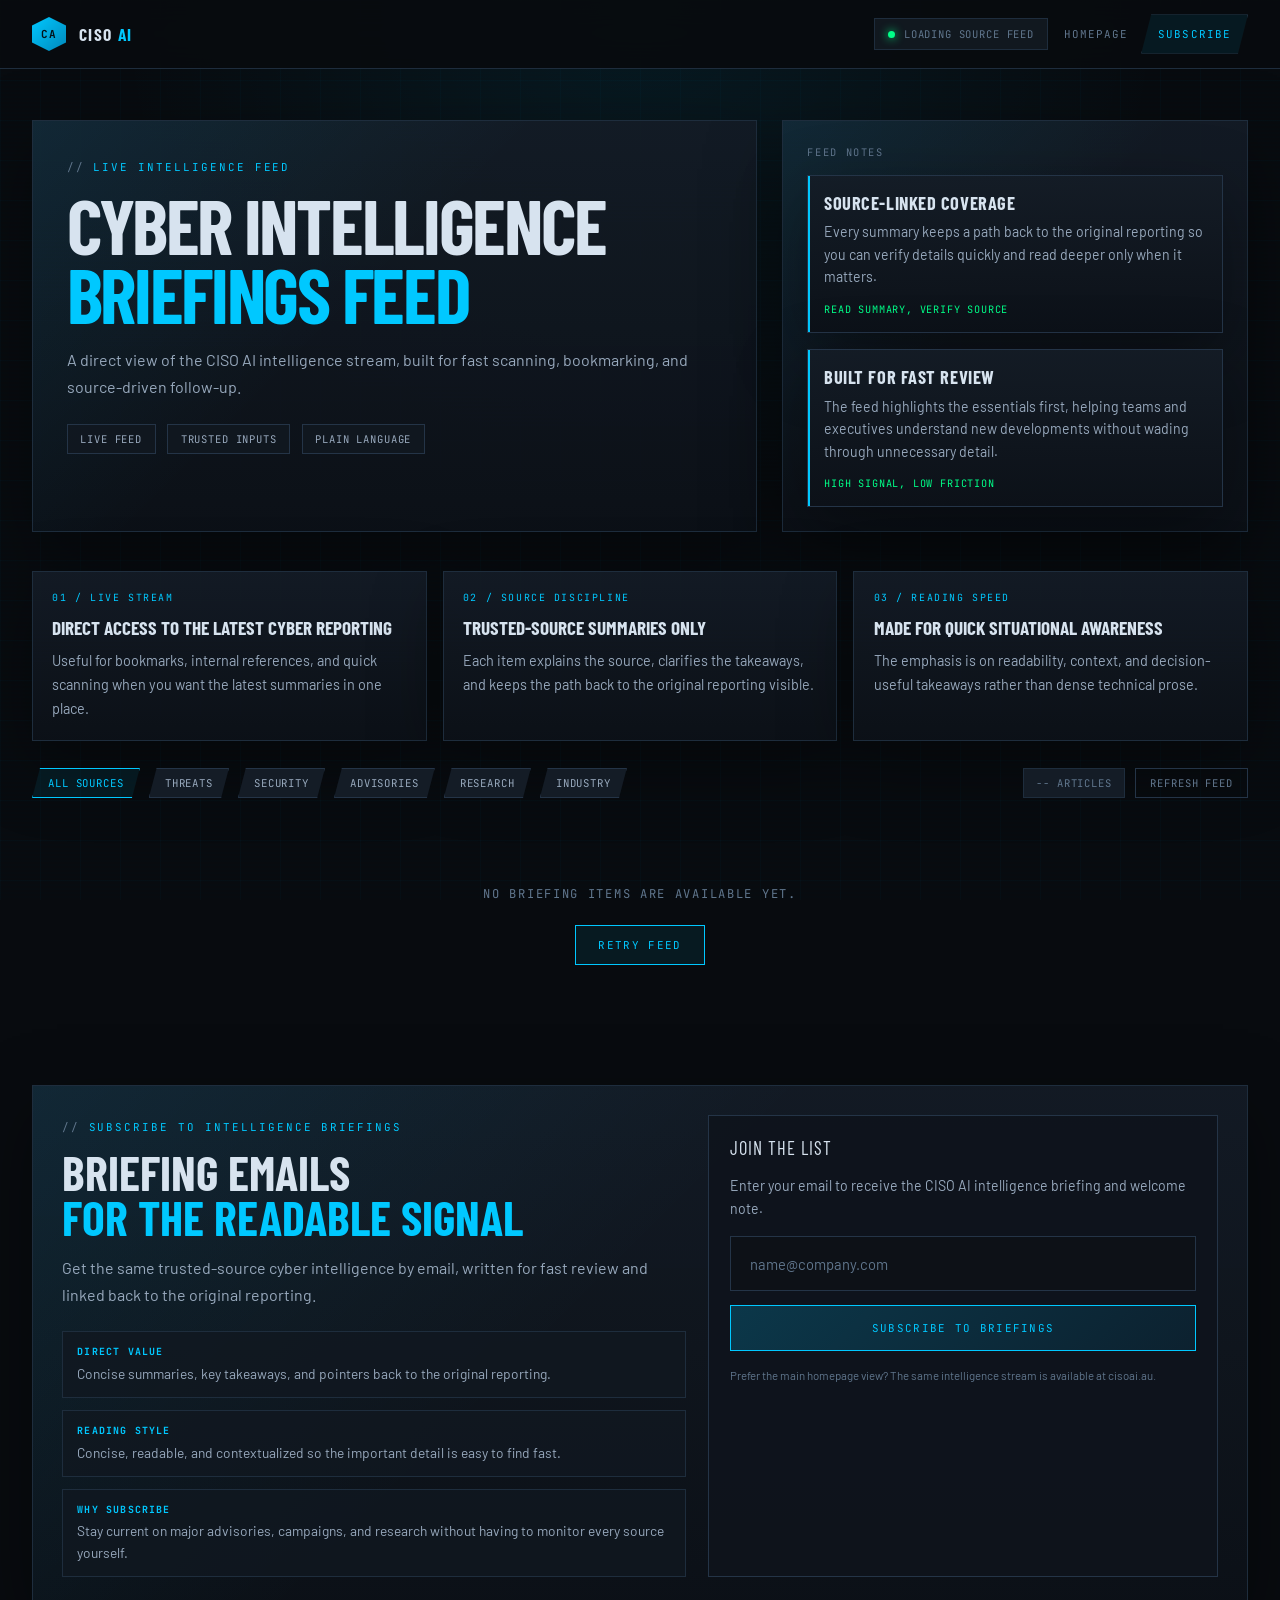
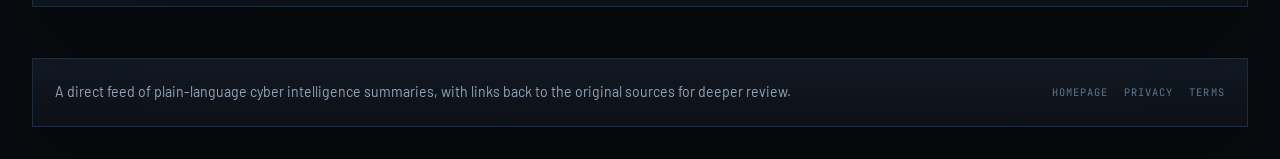
<file: intel/news.html>
﻿<!DOCTYPE html>
<html lang="en" prefix="og: https://ogp.me/ns#">
<head>
  <meta charset="UTF-8">
  <meta name="viewport" content="width=device-width, initial-scale=1.0">
  <title>CISO AI Briefings Feed | Plain-language Cyber Intelligence</title>
  <meta name="description" content="Direct feed URL for CISO AI cyber intelligence briefings. Plain-language summaries from trusted public, vendor, and government sources.">
  <meta name="keywords" content="cyber intelligence feed, security briefing feed, trusted source cybersecurity summaries, CISO AI news feed">
  <meta name="author" content="CISO AI">
  <meta name="robots" content="index, follow, max-snippet:-1, max-image-preview:large, max-video-preview:-1">
  <link rel="canonical" href="https://cisoai.au/">

  <meta property="og:type" content="website">
  <meta property="og:site_name" content="CISO AI">
  <meta property="og:title" content="CISO AI Briefings Feed | Plain-language Cyber Intelligence">
  <meta property="og:description" content="Trusted-source cyber intelligence summaries, presented as a direct feed URL and canonicalized to the CISO AI homepage.">
  <meta property="og:url" content="https://cisoai.au/intel/news.html">
  <meta property="og:image" content="https://cisoai.au/intel/og-image.png?v=20260313">
  <meta property="og:image:type" content="image/png">
  <meta property="og:image:width" content="1200">
  <meta property="og:image:height" content="630">
  <meta property="og:image:alt" content="CISO AI cyber intelligence briefings feed">
  <meta property="og:locale" content="en_AU">

  <meta name="twitter:card" content="summary_large_image">
  <meta name="twitter:site" content="@cisoai">
  <meta name="twitter:creator" content="@cisoai">
  <meta name="twitter:title" content="CISO AI Briefings Feed | Plain-language Cyber Intelligence">
  <meta name="twitter:description" content="Direct feed for CISO AI briefings, with plain-language summaries from trusted cyber sources.">
  <meta name="twitter:image" content="https://cisoai.au/intel/og-image.png?v=20260313">
  <meta name="twitter:image:alt" content="CISO AI cyber intelligence briefings feed">

  <meta name="theme-color" content="#080b0f">
  <link rel="icon" type="image/svg+xml" href="/favicon.svg">

  <script type="application/ld+json">
  {
    "@context": "https://schema.org",
    "@graph": [
      {
        "@type": "Organization",
        "@id": "https://cisoai.au/#org",
        "name": "CISO AI",
        "url": "https://cisoai.au/"
      },
      {
        "@type": "CollectionPage",
        "@id": "https://cisoai.au/intel/news.html#feed",
        "url": "https://cisoai.au/intel/news.html",
        "name": "CISO AI Briefings Feed",
        "description": "Direct feed URL for CISO AI plain-language cyber intelligence summaries.",
        "isPartOf": {
          "@type": "WebSite",
          "@id": "https://cisoai.au/#website",
          "url": "https://cisoai.au/",
          "name": "CISO AI"
        },
        "publisher": {
          "@id": "https://cisoai.au/#org"
        }
      }
    ]
  }
  </script>

  <link rel="preconnect" href="https://fonts.googleapis.com">
  <link rel="preconnect" href="https://fonts.gstatic.com" crossorigin>
  <link href="https://fonts.googleapis.com/css2?family=JetBrains+Mono:wght@400;500;700&family=Barlow+Condensed:wght@400;600;700;800&family=Barlow:wght@300;400;500;600&display=swap" rel="stylesheet">
  <link rel="stylesheet" href="/intel/news-experience.css?v=20260313">
</head>
<body>
  <div class="site-shell">
    <header class="topbar">
      <div class="topbar-inner">
        <a href="/" class="logo" aria-label="CISO AI homepage">
          <div class="logo-mark">CA</div>
          <div class="logo-text">CISO <span>AI</span></div>
        </a>
        <div class="topbar-right">
          <div class="status-pill">
            <span class="status-dot" aria-hidden="true"></span>
            <span id="lastUpdated">Loading source feed</span>
          </div>
          <nav class="nav-actions" aria-label="Primary">
            <a class="nav-link" href="/">Homepage</a>
            <a class="nav-cta" href="#briefing-signup">Subscribe</a>
          </nav>
        </div>
      </div>
    </header>

    <section class="hero">
      <div class="hero-grid">
        <div class="hero-copy reveal">
          <div class="eyebrow">Live intelligence feed</div>
          <h1 class="hero-title">
            Cyber intelligence
            <em>briefings feed</em>
          </h1>
          <p class="hero-desc">
            A direct view of the CISO AI intelligence stream, built for fast scanning, bookmarking, and source-driven follow-up.
          </p>
          <div class="hero-microcopy">
            <div class="micro-pill">Live feed</div>
            <div class="micro-pill">Trusted inputs</div>
            <div class="micro-pill">Plain language</div>
          </div>
        </div>

        <aside class="hero-panel reveal" aria-label="Feed notes">
          <div class="panel-label">Feed notes</div>
          <div class="signal-card">
            <h2>Source-linked coverage</h2>
            <p>Every summary keeps a path back to the original reporting so you can verify details quickly and read deeper only when it matters.</p>
            <div class="signal-meta">Read summary, verify source</div>
          </div>
          <div class="signal-card">
            <h2>Built for fast review</h2>
            <p>The feed highlights the essentials first, helping teams and executives understand new developments without wading through unnecessary detail.</p>
            <div class="signal-meta">High signal, low friction</div>
          </div>
        </aside>
      </div>
    </section>

    <section class="mission-strip">
      <div class="mission-grid">
        <article class="mission-card reveal">
          <div class="mission-kicker">01 / Live stream</div>
          <h3>Direct access to the latest cyber reporting</h3>
          <p>Useful for bookmarks, internal references, and quick scanning when you want the latest summaries in one place.</p>
        </article>
        <article class="mission-card reveal">
          <div class="mission-kicker">02 / Source discipline</div>
          <h3>Trusted-source summaries only</h3>
          <p>Each item explains the source, clarifies the takeaways, and keeps the path back to the original reporting visible.</p>
        </article>
        <article class="mission-card reveal">
          <div class="mission-kicker">03 / Reading speed</div>
          <h3>Made for quick situational awareness</h3>
          <p>The emphasis is on readability, context, and decision-useful takeaways rather than dense technical prose.</p>
        </article>
      </div>
    </section>

    <div class="controls reveal">
      <button class="filter-btn active" data-filter="all" type="button">All Sources</button>
      <button class="filter-btn" data-filter="Threat Intelligence" type="button">Threats</button>
      <button class="filter-btn" data-filter="Security News" type="button">Security</button>
      <button class="filter-btn" data-filter="Government Advisory" type="button">Advisories</button>
      <button class="filter-btn" data-filter="Cybersecurity Research" type="button">Research</button>
      <button class="filter-btn" data-filter="Industry News" type="button">Industry</button>
      <div class="controls-right">
        <span class="article-count" id="articleCount">-- articles</span>
        <button class="refresh-btn" id="refreshBtn" type="button">Refresh feed</button>
      </div>
    </div>

    <main class="main">
      <div id="loadingState" class="loading">
        <div class="loading-bar"></div>
        <div class="loading-text">Fetching trusted-source intelligence</div>
      </div>

      <div id="emptyState" class="empty-state" style="display:none;">
        <p>No briefing items are available yet.</p>
        <button class="trigger-btn" id="retryLoad" type="button">Retry feed</button>
      </div>

      <div id="newsContent" style="display:none;">
        <div class="news-layout" id="topLayout"></div>
        <div class="grid-label reveal">Latest intelligence</div>
        <div class="articles-grid" id="articlesGrid"></div>
      </div>
    </main>

    <section class="subscription-section" id="briefing-signup">
      <div class="subscription-card reveal">
        <div class="subscription-copy">
          <div class="eyebrow">Subscribe to intelligence briefings</div>
          <h2>
            Briefing emails
            <span>for the readable signal</span>
          </h2>
          <p>Get the same trusted-source cyber intelligence by email, written for fast review and linked back to the original reporting.</p>
          <div class="subscription-points">
            <div class="subscription-point">
              <strong>Direct value</strong>
              <p>Concise summaries, key takeaways, and pointers back to the original reporting.</p>
            </div>
            <div class="subscription-point">
              <strong>Reading style</strong>
              <p>Concise, readable, and contextualized so the important detail is easy to find fast.</p>
            </div>
            <div class="subscription-point">
              <strong>Why subscribe</strong>
              <p>Stay current on major advisories, campaigns, and research without having to monitor every source yourself.</p>
            </div>
          </div>
        </div>

        <div class="briefing-form-shell">
          <div class="form-heading">Join the list</div>
          <div class="form-subheading">Enter your email to receive the CISO AI intelligence briefing and welcome note.</div>
          <form class="briefing-form" id="briefingForm">
            <div class="input-shell">
              <input class="briefing-input" id="briefingEmail" type="email" placeholder="name@company.com" autocomplete="email" required>
            </div>
            <button class="briefing-submit" id="briefingSubmit" type="submit">Subscribe to briefings</button>
          </form>
          <p class="form-note">Prefer the main homepage view? The same intelligence stream is available at cisoai.au.</p>
        </div>
      </div>
    </section>

    <footer class="footer">
      <div class="footer-card">
        <p class="footer-copy">A direct feed of plain-language cyber intelligence summaries, with links back to the original sources for deeper review.</p>
        <div class="footer-links">
          <a class="footer-link" href="/">Homepage</a>
          <a class="footer-link" href="/privacy.html">Privacy</a>
          <a class="footer-link" href="/terms.html">Terms</a>
        </div>
      </div>
    </footer>
  </div>

  <div class="modal-overlay" id="modalOverlay" aria-hidden="true">
    <div class="modal" id="modalContent">
      <button class="modal-close" id="modalClose" type="button">Close</button>
      <div class="card-category" id="modalCategory"></div>
      <h2 id="modalTitle"></h2>
      <div class="card-source" id="modalSource"></div>
      <div class="key-takeaway" id="modalTakeaway" style="display:none;">
        <strong>Key Takeaway</strong>
        <span id="modalTakeawayText"></span>
      </div>
      <div class="modal-body" id="modalBody"></div>
      <div class="card-tags" id="modalTags"></div>
      <div class="modal-footer">
        <a href="#" id="modalSourceLink" class="modal-source-link" target="_blank" rel="noopener">Read original source -&gt;</a>
        <span class="card-date" id="modalDate"></span>
      </div>
    </div>
  </div>

  <div class="toast" id="toast" role="status" aria-live="polite">
    <span class="toast-label">Transmission status</span>
    <div class="toast-message" id="toastMessage">Ready.</div>
  </div>

  <script src="/intel/news-experience.js?v=20260313"></script>
  <script src="https://events-worker.nick-598.workers.dev/tracking.js" data-key="pub_4273db5dc845b0da08a28052205c929cf616a427c108ce0146d0fe26e11d2d7a" defer></script>
</body>
</html>
</file>
<file: intel/news-experience.css>
:root {
  --bg: #080b0f;
  --bg-2: #0d1117;
  --bg-3: #111820;
  --surface: #141c26;
  --surface-2: #182330;
  --border: #1e2d3d;
  --border-2: #243447;
  --accent: #00c8ff;
  --accent-2: #0088bb;
  --accent-3: #00ff88;
  --warn: #ff6b35;
  --text: #d7e3ef;
  --text-2: #97a8bc;
  --text-3: #60768d;
  --mono: "JetBrains Mono", monospace;
  --display: "Barlow Condensed", sans-serif;
  --body: "Barlow", sans-serif;
  --shadow: 0 24px 70px rgba(0, 0, 0, 0.35);
}

*,
*::before,
*::after {
  box-sizing: border-box;
  margin: 0;
  padding: 0;
}

html {
  scroll-behavior: smooth;
}

body {
  background: radial-gradient(circle at top, rgba(0, 200, 255, 0.08), transparent 28%), var(--bg);
  color: var(--text);
  font-family: var(--body);
  min-height: 100vh;
  overflow-x: hidden;
}

body::before {
  content: "";
  position: fixed;
  inset: 0;
  background-image:
    linear-gradient(rgba(0, 200, 255, 0.025) 1px, transparent 1px),
    linear-gradient(90deg, rgba(0, 200, 255, 0.025) 1px, transparent 1px);
  background-size: 40px 40px;
  pointer-events: none;
  z-index: 0;
}

body::after {
  content: "";
  position: fixed;
  inset: 0;
  background: repeating-linear-gradient(
    0deg,
    transparent,
    transparent 2px,
    rgba(0, 200, 255, 0.008) 2px,
    rgba(0, 200, 255, 0.008) 4px
  );
  pointer-events: none;
  z-index: 1;
}

a {
  color: inherit;
}

button,
input {
  font: inherit;
}

.site-shell {
  position: relative;
  z-index: 2;
}

.topbar {
  position: sticky;
  top: 0;
  z-index: 50;
  background: rgba(8, 11, 15, 0.92);
  backdrop-filter: blur(14px);
  border-bottom: 1px solid var(--border);
  padding: 0 2rem;
}

.topbar-inner {
  max-width: 1400px;
  margin: 0 auto;
  min-height: 68px;
  display: flex;
  align-items: center;
  justify-content: space-between;
  gap: 1.5rem;
}

.logo {
  display: inline-flex;
  align-items: center;
  gap: 0.8rem;
  text-decoration: none;
}

.logo-mark {
  width: 34px;
  height: 34px;
  display: inline-flex;
  align-items: center;
  justify-content: center;
  background: linear-gradient(135deg, var(--accent), var(--accent-2));
  clip-path: polygon(50% 0%, 100% 25%, 100% 75%, 50% 100%, 0% 75%, 0% 25%);
  color: #041219;
  font-family: var(--mono);
  font-size: 11px;
  font-weight: 700;
  letter-spacing: 0.08em;
  text-transform: uppercase;
  flex-shrink: 0;
}

.logo-text {
  font-family: var(--display);
  font-size: 1.1rem;
  font-weight: 700;
  letter-spacing: 0.08em;
  text-transform: uppercase;
}

.logo-text span {
  color: var(--accent);
}

.topbar-right {
  display: flex;
  align-items: center;
  gap: 1rem;
}

.status-pill {
  display: inline-flex;
  align-items: center;
  gap: 0.55rem;
  padding: 0.5rem 0.8rem;
  border: 1px solid var(--border);
  background: rgba(20, 28, 38, 0.75);
  color: var(--text-3);
  font-family: var(--mono);
  font-size: 0.66rem;
  letter-spacing: 0.08em;
  text-transform: uppercase;
  white-space: nowrap;
}

.status-dot {
  width: 7px;
  height: 7px;
  border-radius: 50%;
  background: var(--accent-3);
  box-shadow: 0 0 10px var(--accent-3);
  animation: pulse 2s ease-in-out infinite;
}

@keyframes pulse {
  0%,
  100% {
    opacity: 1;
  }

  50% {
    opacity: 0.35;
  }
}

.nav-actions {
  display: flex;
  align-items: center;
  gap: 0.8rem;
}

.nav-link,
.nav-cta {
  font-family: var(--mono);
  font-size: 0.68rem;
  letter-spacing: 0.1em;
  text-decoration: none;
  text-transform: uppercase;
  transition: color 0.2s, border-color 0.2s, background 0.2s;
}

.nav-link {
  color: var(--text-3);
}

.nav-link:hover {
  color: var(--accent);
}

.nav-cta {
  padding: 0.72rem 1rem;
  border: 1px solid var(--border-2);
  background: rgba(0, 200, 255, 0.08);
  color: var(--accent);
  clip-path: polygon(10px 0%, 100% 0%, calc(100% - 10px) 100%, 0% 100%);
}

.nav-cta:hover {
  border-color: var(--accent);
  background: rgba(0, 200, 255, 0.15);
}

.hero {
  max-width: 1400px;
  margin: 0 auto;
  padding: 3.2rem 2rem 2.4rem;
}

.hero-grid {
  display: grid;
  grid-template-columns: minmax(0, 1.4fr) minmax(320px, 0.9fr);
  gap: 1.6rem;
  align-items: stretch;
}

.hero-copy,
.hero-panel,
.signal-card,
.mission-card,
.subscription-card,
.footer-card {
  background: linear-gradient(180deg, rgba(20, 28, 38, 0.92), rgba(12, 17, 24, 0.96));
  border: 1px solid var(--border);
  box-shadow: var(--shadow);
}

.hero-copy {
  padding: 2.1rem;
  position: relative;
  overflow: hidden;
}

.hero-copy::before,
.hero-panel::before,
.subscription-card::before {
  content: "";
  position: absolute;
  inset: 0;
  background: linear-gradient(135deg, rgba(0, 200, 255, 0.08), transparent 45%);
  pointer-events: none;
}

.hero-copy > *,
.hero-panel > *,
.subscription-card > * {
  position: relative;
}

.eyebrow {
  display: inline-flex;
  align-items: center;
  gap: 0.55rem;
  font-family: var(--mono);
  font-size: 0.68rem;
  letter-spacing: 0.18em;
  text-transform: uppercase;
  color: var(--accent);
  margin-bottom: 1rem;
}

.eyebrow::before {
  content: "//";
  color: var(--text-3);
}

.hero-title {
  font-family: var(--display);
  font-size: clamp(2.7rem, 6vw, 5.3rem);
  line-height: 0.9;
  text-transform: uppercase;
  letter-spacing: -0.03em;
  margin-bottom: 1.1rem;
}

.hero-title em {
  display: block;
  color: var(--accent);
  font-style: normal;
}

.hero-desc {
  max-width: 680px;
  font-size: 1rem;
  line-height: 1.7;
  color: var(--text-2);
}

.hero-microcopy {
  display: flex;
  flex-wrap: wrap;
  gap: 0.7rem;
  margin-top: 1.5rem;
}

.micro-pill {
  padding: 0.45rem 0.8rem;
  border: 1px solid var(--border-2);
  color: var(--text-2);
  font-family: var(--mono);
  font-size: 0.66rem;
  letter-spacing: 0.08em;
  text-transform: uppercase;
  background: rgba(17, 24, 32, 0.85);
}

.hero-panel {
  position: relative;
  padding: 1.5rem;
  display: grid;
  gap: 1rem;
}

.panel-label {
  font-family: var(--mono);
  font-size: 0.65rem;
  letter-spacing: 0.16em;
  text-transform: uppercase;
  color: var(--text-3);
}

.signal-card {
  padding: 1rem;
  position: relative;
  border-color: var(--border-2);
}

.signal-card::before {
  content: "";
  position: absolute;
  left: 0;
  top: 0;
  bottom: 0;
  width: 2px;
  background: var(--accent);
}

.signal-card h2 {
  font-family: var(--display);
  font-size: 1.15rem;
  text-transform: uppercase;
  letter-spacing: 0.03em;
  margin-bottom: 0.45rem;
}

.signal-card p {
  color: var(--text-2);
  font-size: 0.88rem;
  line-height: 1.6;
}

.signal-meta {
  margin-top: 0.9rem;
  color: var(--accent-3);
  font-family: var(--mono);
  font-size: 0.64rem;
  letter-spacing: 0.08em;
  text-transform: uppercase;
}

.mission-strip {
  max-width: 1400px;
  margin: 0 auto;
  padding: 0 2rem 1.7rem;
}

.mission-grid {
  display: grid;
  grid-template-columns: repeat(3, minmax(0, 1fr));
  gap: 1rem;
}

.mission-card {
  padding: 1.2rem;
  min-height: 170px;
}

.mission-kicker {
  font-family: var(--mono);
  font-size: 0.62rem;
  letter-spacing: 0.16em;
  text-transform: uppercase;
  color: var(--accent);
  margin-bottom: 0.8rem;
}

.mission-card h3 {
  font-family: var(--display);
  font-size: 1.2rem;
  line-height: 1.1;
  text-transform: uppercase;
  margin-bottom: 0.7rem;
}

.mission-card p {
  color: var(--text-2);
  font-size: 0.9rem;
  line-height: 1.65;
}

.controls {
  max-width: 1400px;
  margin: 0 auto;
  padding: 0 2rem 1.5rem;
  display: flex;
  gap: 0.55rem;
  flex-wrap: wrap;
  align-items: center;
}

.filter-btn {
  border: 1px solid var(--border-2);
  background: var(--surface);
  color: var(--text-2);
  padding: 0.45rem 0.95rem;
  cursor: pointer;
  clip-path: polygon(8px 0%, 100% 0%, calc(100% - 8px) 100%, 0% 100%);
  font-family: var(--mono);
  font-size: 0.67rem;
  letter-spacing: 0.08em;
  text-transform: uppercase;
  transition: border-color 0.2s, color 0.2s, background 0.2s;
}

.filter-btn:hover,
.filter-btn.active {
  border-color: var(--accent);
  color: var(--accent);
  background: rgba(0, 200, 255, 0.08);
}

.controls-right {
  margin-left: auto;
  display: flex;
  align-items: center;
  gap: 0.6rem;
}

.article-count,
.refresh-btn {
  font-family: var(--mono);
  font-size: 0.66rem;
  letter-spacing: 0.08em;
  text-transform: uppercase;
}

.article-count {
  padding: 0.45rem 0.8rem;
  border: 1px solid var(--border);
  background: var(--surface);
  color: var(--text-3);
}

.refresh-btn {
  border: 1px solid var(--border-2);
  background: transparent;
  color: var(--text-3);
  cursor: pointer;
  padding: 0.45rem 0.9rem;
  transition: border-color 0.2s, color 0.2s;
}

.refresh-btn:hover,
.refresh-btn.spinning {
  border-color: var(--accent-3);
  color: var(--accent-3);
}

.main {
  max-width: 1400px;
  margin: 0 auto;
  padding: 0 2rem 2.5rem;
}

.loading {
  min-height: 220px;
  display: flex;
  flex-direction: column;
  align-items: center;
  justify-content: center;
  gap: 1rem;
}

.loading-bar {
  width: 220px;
  height: 2px;
  background: var(--border);
  overflow: hidden;
  position: relative;
}

.loading-bar::after {
  content: "";
  position: absolute;
  left: -50%;
  top: 0;
  width: 50%;
  height: 100%;
  background: linear-gradient(90deg, transparent, var(--accent), transparent);
  animation: loading 1.2s linear infinite;
}

@keyframes loading {
  to {
    left: 150%;
  }
}

.loading-text,
.empty-state p {
  color: var(--text-3);
  font-family: var(--mono);
  font-size: 0.76rem;
  letter-spacing: 0.14em;
  text-transform: uppercase;
}

.empty-state {
  padding: 4rem 1rem;
  text-align: center;
}

.trigger-btn {
  margin-top: 1.4rem;
  padding: 0.75rem 1.4rem;
  border: 1px solid var(--accent);
  background: rgba(0, 200, 255, 0.08);
  color: var(--accent);
  cursor: pointer;
  font-family: var(--mono);
  font-size: 0.68rem;
  letter-spacing: 0.12em;
  text-transform: uppercase;
}

.news-layout {
  display: grid;
  grid-template-columns: minmax(0, 1fr) 320px;
  gap: 1.4rem;
  margin-bottom: 2rem;
}

.featured-card,
.sidebar-item,
.article-card {
  background: var(--surface);
  border: 1px solid var(--border);
  transition: border-color 0.2s, background 0.2s, transform 0.2s;
}

.featured-card {
  padding: 2rem;
  position: relative;
  overflow: hidden;
  cursor: pointer;
}

.featured-card::before {
  content: "";
  position: absolute;
  top: 0;
  left: 0;
  width: 3px;
  height: 100%;
  background: var(--accent);
}

.featured-card::after {
  content: "Featured";
  position: absolute;
  right: 1.4rem;
  top: 1.3rem;
  color: var(--accent);
  opacity: 0.65;
  font-family: var(--mono);
  font-size: 0.6rem;
  letter-spacing: 0.14em;
  text-transform: uppercase;
}

.featured-card:hover,
.article-card:hover {
  border-color: var(--accent);
  transform: translateY(-2px);
}

.sidebar {
  display: flex;
  flex-direction: column;
  gap: 1px;
}

.sidebar-header,
.grid-label {
  color: var(--text-3);
  font-family: var(--mono);
  font-size: 0.64rem;
  letter-spacing: 0.16em;
  text-transform: uppercase;
}

.sidebar-header {
  padding: 0.75rem 1rem;
  background: var(--bg-3);
  border: 1px solid var(--border);
}

.sidebar-item {
  padding: 1rem;
  cursor: pointer;
  position: relative;
}

.sidebar-item::before {
  content: "";
  position: absolute;
  left: 0;
  top: 0;
  bottom: 0;
  width: 2px;
  background: transparent;
  transition: background 0.2s;
}

.sidebar-item:hover {
  background: var(--bg-3);
  border-color: var(--border-2);
}

.sidebar-item:hover::before {
  background: var(--accent);
}

.sidebar-item h3,
.article-card h3,
.featured-card h2 {
  font-family: var(--display);
  line-height: 1.15;
}

.featured-card h2 {
  font-size: clamp(1.35rem, 2.8vw, 1.95rem);
  margin-bottom: 1rem;
}

.card-summary,
.article-summary,
.modal-body,
.subscription-copy p {
  color: var(--text-2);
  line-height: 1.68;
}

.card-summary,
.modal-body {
  font-size: 0.9rem;
}

.article-summary {
  font-size: 0.82rem;
}

.sidebar-item h3 {
  font-size: 0.94rem;
  margin-bottom: 0.55rem;
}

.article-card {
  padding: 1.25rem;
  cursor: pointer;
  display: flex;
  flex-direction: column;
  gap: 0.75rem;
}

.article-card h3 {
  font-size: 1rem;
  flex: 1;
}

.grid-label {
  display: flex;
  align-items: center;
  gap: 0.55rem;
  padding-bottom: 0.75rem;
  margin-bottom: 1rem;
  border-bottom: 1px solid var(--border);
}

.grid-label::after {
  content: "";
  flex: 1;
  height: 1px;
  background: var(--border);
}

.articles-grid {
  display: grid;
  grid-template-columns: repeat(auto-fill, minmax(320px, 1fr));
  gap: 1px;
}

.card-category,
.card-source,
.card-date,
.tag,
.sidebar-source,
.sidebar-date,
.read-more {
  font-family: var(--mono);
}

.card-category {
  font-size: 0.66rem;
  letter-spacing: 0.14em;
  text-transform: uppercase;
  color: var(--accent);
  margin-bottom: 0.75rem;
}

.card-category.gov {
  color: var(--warn);
}

.card-category.research {
  color: var(--accent-3);
}

.key-takeaway {
  margin-bottom: 1.25rem;
  padding: 0.85rem 1rem;
  border-left: 2px solid var(--accent);
  background: rgba(0, 200, 255, 0.06);
  color: var(--text);
  font-size: 0.84rem;
  line-height: 1.55;
}

.key-takeaway strong {
  display: block;
  margin-bottom: 0.35rem;
  color: var(--accent);
  font-family: var(--mono);
  font-size: 0.64rem;
  letter-spacing: 0.1em;
  text-transform: uppercase;
}

.card-footer,
.sidebar-meta,
.modal-footer {
  display: flex;
  align-items: center;
  gap: 0.8rem;
  flex-wrap: wrap;
}

.card-source,
.card-date,
.sidebar-source,
.sidebar-date {
  font-size: 0.62rem;
  letter-spacing: 0.05em;
}

.card-source,
.card-date,
.sidebar-date {
  color: var(--text-3);
}

.sidebar-source {
  color: var(--accent);
  text-transform: uppercase;
}

.card-tags {
  display: flex;
  flex-wrap: wrap;
  gap: 0.35rem;
  margin-left: auto;
}

.tag {
  padding: 0.16rem 0.5rem;
  border: 1px solid var(--border-2);
  color: var(--text-3);
  font-size: 0.58rem;
  letter-spacing: 0.05em;
}

.read-more,
.modal-source-link {
  display: inline-flex;
  align-items: center;
  gap: 0.4rem;
  color: var(--accent);
  text-decoration: none;
  font-size: 0.66rem;
  letter-spacing: 0.08em;
  text-transform: uppercase;
}

.read-more {
  margin-top: 1rem;
}

.subscription-section {
  max-width: 1400px;
  margin: 0 auto;
  padding: 1rem 2rem 3.2rem;
}

.subscription-card {
  position: relative;
  display: grid;
  grid-template-columns: minmax(0, 1.1fr) minmax(320px, 0.9fr);
  gap: 1.4rem;
  padding: 1.8rem;
  overflow: hidden;
}

.subscription-copy h2 {
  font-family: var(--display);
  font-size: clamp(1.85rem, 4vw, 3rem);
  line-height: 0.95;
  text-transform: uppercase;
  margin-bottom: 0.9rem;
}

.subscription-copy h2 span {
  color: var(--accent);
  display: block;
}

.subscription-points {
  margin-top: 1.4rem;
  display: grid;
  gap: 0.75rem;
}

.subscription-point {
  padding: 0.8rem 0.9rem;
  border: 1px solid var(--border);
  background: rgba(17, 24, 32, 0.82);
}

.subscription-point strong {
  display: block;
  margin-bottom: 0.3rem;
  color: var(--accent);
  font-family: var(--mono);
  font-size: 0.62rem;
  letter-spacing: 0.12em;
  text-transform: uppercase;
}

.subscription-point p {
  color: var(--text-2);
  font-size: 0.86rem;
  line-height: 1.55;
}

.briefing-form-shell {
  border: 1px solid var(--border-2);
  background: rgba(14, 20, 28, 0.94);
  padding: 1.35rem;
  display: grid;
  gap: 1rem;
  align-content: start;
}

.form-heading {
  font-family: var(--display);
  font-size: 1.15rem;
  text-transform: uppercase;
  letter-spacing: 0.05em;
}

.form-subheading {
  color: var(--text-2);
  font-size: 0.88rem;
  line-height: 1.6;
}

.briefing-form {
  display: grid;
  gap: 0.85rem;
}

.input-shell {
  border: 1px solid var(--border-2);
  background: var(--bg-2);
  padding: 0.15rem;
}

.briefing-input {
  width: 100%;
  border: 0;
  outline: 0;
  background: transparent;
  color: var(--text);
  padding: 0.95rem 1rem;
  font-size: 0.92rem;
}

.briefing-input::placeholder {
  color: var(--text-3);
}

.briefing-submit,
.footer-link,
.modal-close {
  font-family: var(--mono);
  text-transform: uppercase;
}

.briefing-submit {
  border: 1px solid var(--accent);
  background: linear-gradient(135deg, rgba(0, 200, 255, 0.2), rgba(0, 136, 187, 0.12));
  color: var(--accent);
  cursor: pointer;
  padding: 0.95rem 1rem;
  letter-spacing: 0.12em;
  font-size: 0.68rem;
  transition: background 0.2s, transform 0.2s;
}

.briefing-submit:hover:not(:disabled) {
  background: linear-gradient(135deg, rgba(0, 200, 255, 0.3), rgba(0, 136, 187, 0.18));
  transform: translateY(-1px);
}

.briefing-submit:disabled {
  opacity: 0.6;
  cursor: wait;
}

.form-note {
  color: var(--text-3);
  font-size: 0.72rem;
  line-height: 1.55;
}

.footer {
  max-width: 1400px;
  margin: 0 auto;
  padding: 0 2rem 2rem;
}

.footer-card {
  padding: 1.4rem;
  display: flex;
  align-items: center;
  justify-content: space-between;
  gap: 1rem;
}

.footer-copy {
  color: var(--text-2);
  font-size: 0.88rem;
  line-height: 1.6;
}

.footer-links {
  display: flex;
  align-items: center;
  flex-wrap: wrap;
  gap: 1rem;
}

.footer-link {
  color: var(--text-3);
  text-decoration: none;
  font-size: 0.65rem;
  letter-spacing: 0.1em;
}

.footer-link:hover {
  color: var(--accent);
}

.modal-overlay {
  position: fixed;
  inset: 0;
  z-index: 100;
  display: flex;
  align-items: flex-start;
  justify-content: center;
  padding: 2rem 1rem;
  background: rgba(0, 0, 0, 0.82);
  backdrop-filter: blur(6px);
  opacity: 0;
  pointer-events: none;
  transition: opacity 0.2s;
}

.modal-overlay.open {
  opacity: 1;
  pointer-events: auto;
}

.modal {
  width: 100%;
  max-width: 720px;
  padding: 2.3rem;
  background: var(--bg-2);
  border: 1px solid var(--border-2);
  transform: translateY(20px);
  transition: transform 0.2s;
  position: relative;
}

.modal-overlay.open .modal {
  transform: translateY(0);
}

.modal-close {
  position: absolute;
  top: 1.2rem;
  right: 1.2rem;
  border: 1px solid var(--border-2);
  background: transparent;
  color: var(--text-3);
  cursor: pointer;
  padding: 0.35rem 0.65rem;
  font-size: 0.66rem;
  letter-spacing: 0.1em;
}

.modal h2 {
  font-family: var(--display);
  font-size: 1.65rem;
  line-height: 1.1;
  padding-right: 4rem;
}

.modal-footer {
  margin-top: 1.4rem;
  padding-top: 1rem;
  border-top: 1px solid var(--border);
  justify-content: space-between;
}

.toast {
  position: fixed;
  right: 1rem;
  bottom: 1rem;
  z-index: 150;
  min-width: min(420px, calc(100vw - 2rem));
  padding: 0.9rem 1rem;
  border: 1px solid rgba(0, 255, 136, 0.35);
  background: rgba(7, 17, 24, 0.96);
  color: var(--text);
  box-shadow: var(--shadow);
  opacity: 0;
  transform: translateY(12px);
  pointer-events: none;
  transition: opacity 0.25s, transform 0.25s;
}

.toast.show {
  opacity: 1;
  transform: translateY(0);
}

.toast-label {
  display: block;
  margin-bottom: 0.3rem;
  color: var(--accent-3);
  font-family: var(--mono);
  font-size: 0.62rem;
  letter-spacing: 0.12em;
  text-transform: uppercase;
}

.toast-message {
  color: var(--text-2);
  font-size: 0.9rem;
  line-height: 1.5;
}

.reveal {
  opacity: 0;
  transform: translateY(12px);
  transition: opacity 0.35s ease, transform 0.35s ease;
}

.reveal.visible {
  opacity: 1;
  transform: translateY(0);
}

@media (max-width: 1120px) {
  .hero-grid,
  .subscription-card {
    grid-template-columns: 1fr;
  }

  .mission-grid {
    grid-template-columns: 1fr;
  }
}

@media (max-width: 900px) {
  .news-layout {
    grid-template-columns: 1fr;
  }

  .sidebar {
    display: none;
  }

  .topbar-inner,
  .footer-card {
    flex-direction: column;
    align-items: flex-start;
  }

  .topbar-right {
    width: 100%;
    flex-wrap: wrap;
  }

  .controls-right {
    width: 100%;
    margin-left: 0;
  }
}

@media (max-width: 720px) {
  .topbar,
  .hero,
  .mission-strip,
  .controls,
  .main,
  .subscription-section,
  .footer {
    padding-left: 1rem;
    padding-right: 1rem;
  }

  .hero-copy,
  .hero-panel,
  .subscription-card,
  .footer-card,
  .modal {
    padding: 1.2rem;
  }

  .nav-actions {
    width: 100%;
    flex-wrap: wrap;
  }

  .topbar-right {
    gap: 0.7rem;
  }

  .articles-grid {
    grid-template-columns: 1fr;
  }

  .logo-text {
    font-size: 1rem;
  }

  .hero-title {
    font-size: clamp(2.3rem, 15vw, 4rem);
  }

  .modal h2 {
    font-size: 1.35rem;
    padding-right: 3rem;
  }

  .toast {
    right: 0.75rem;
    left: 0.75rem;
    min-width: 0;
  }
}
</file>
